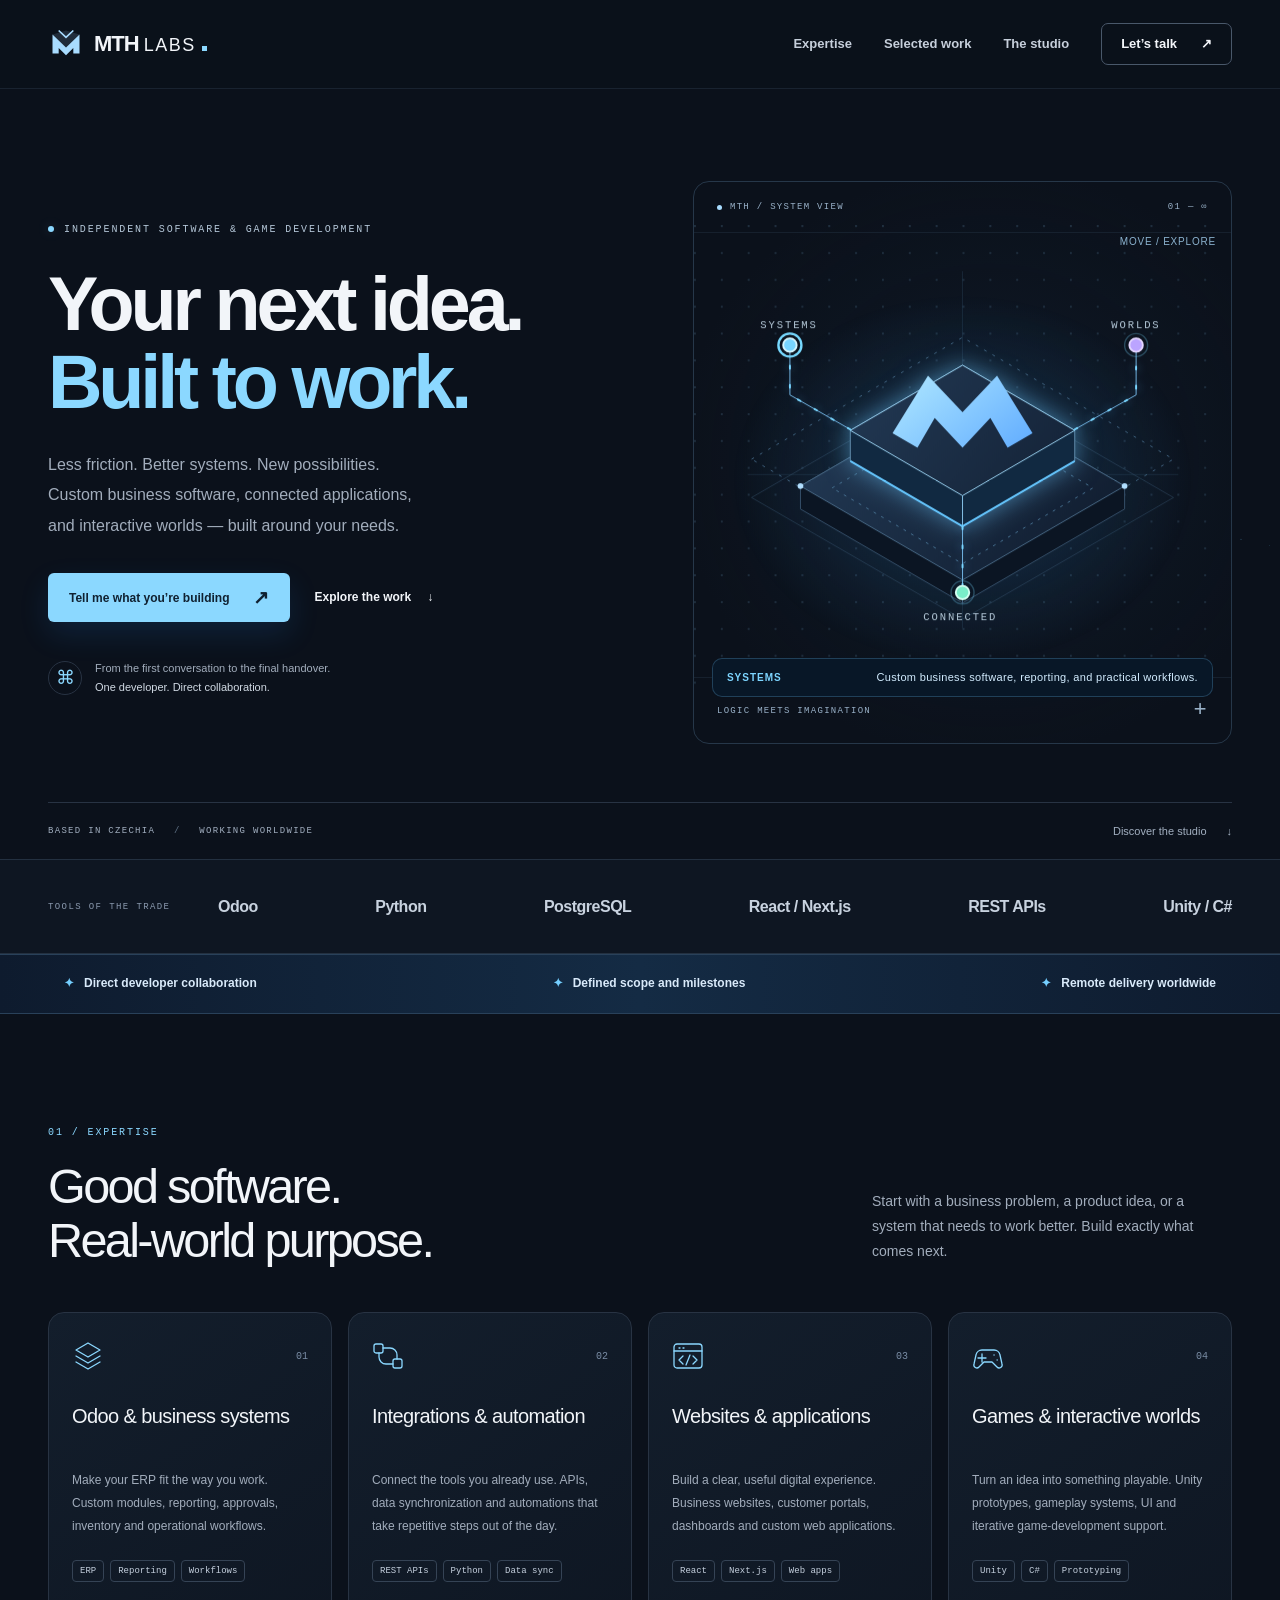
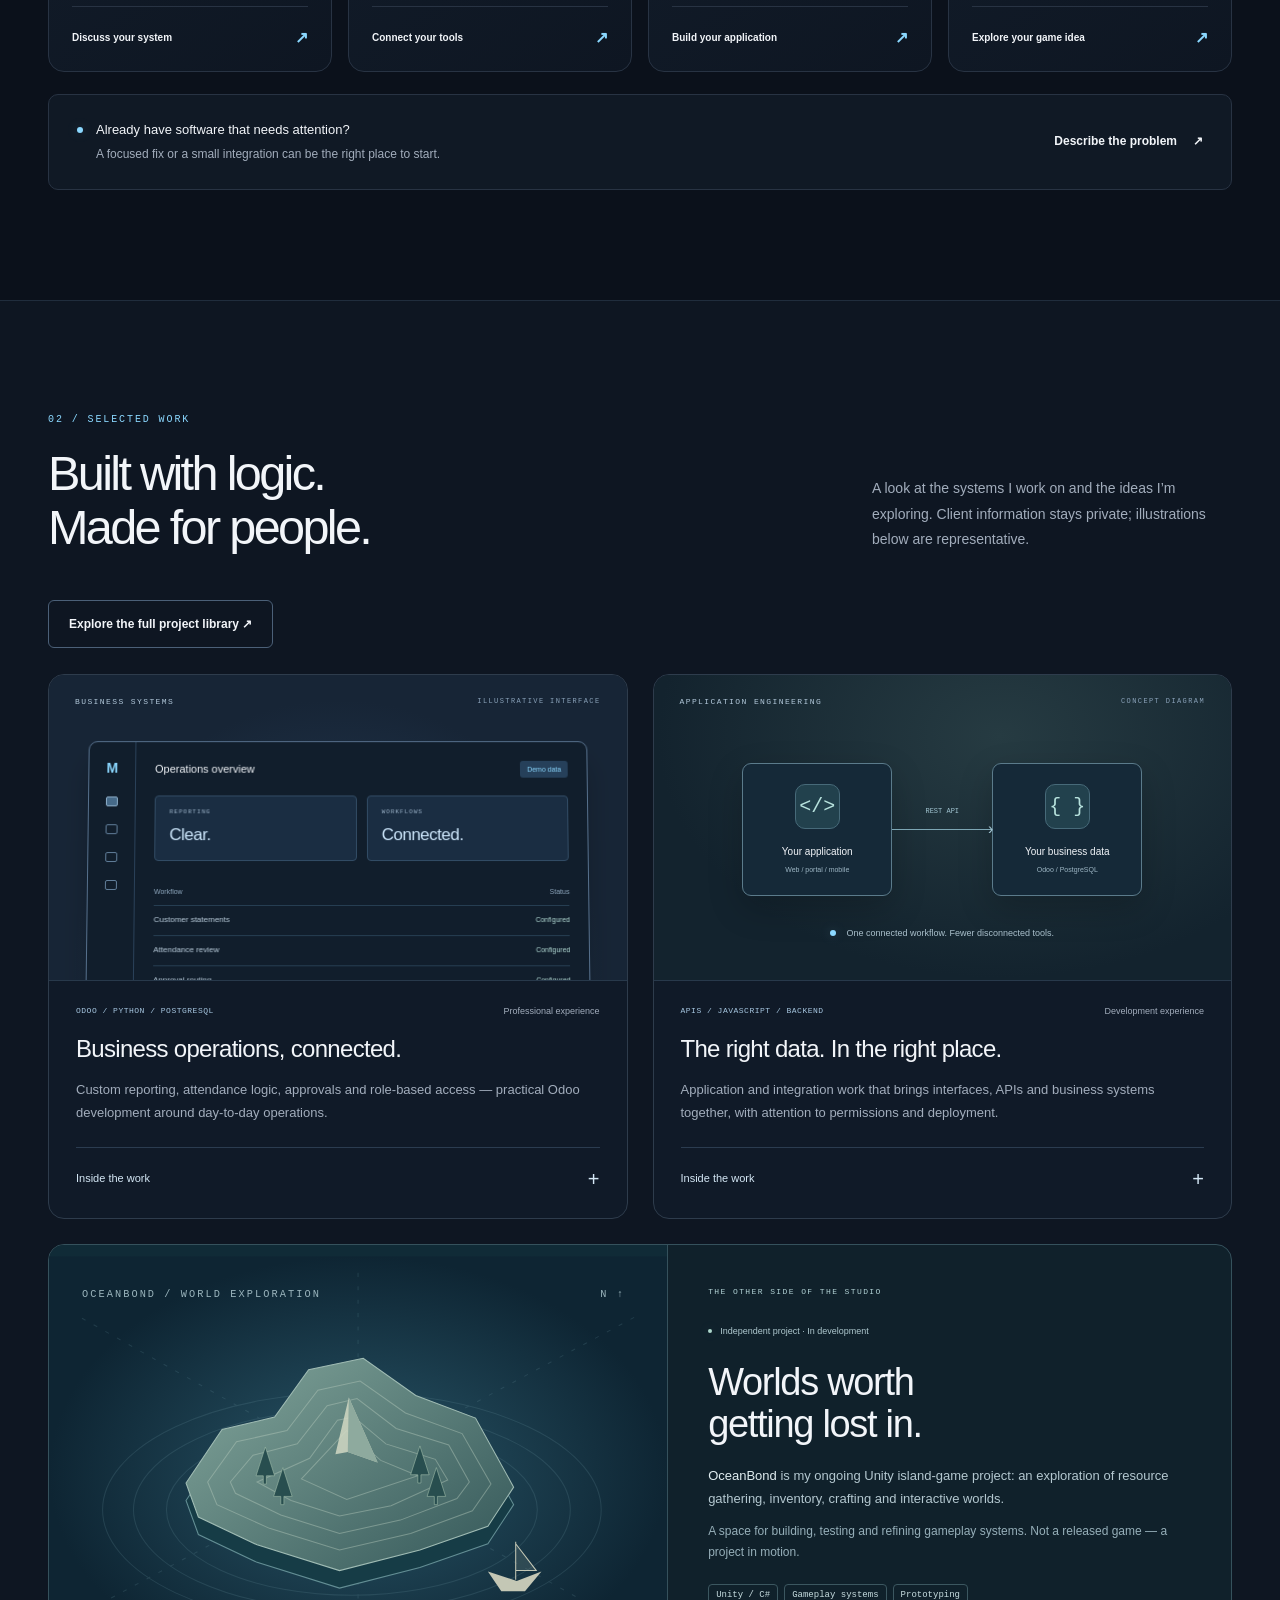
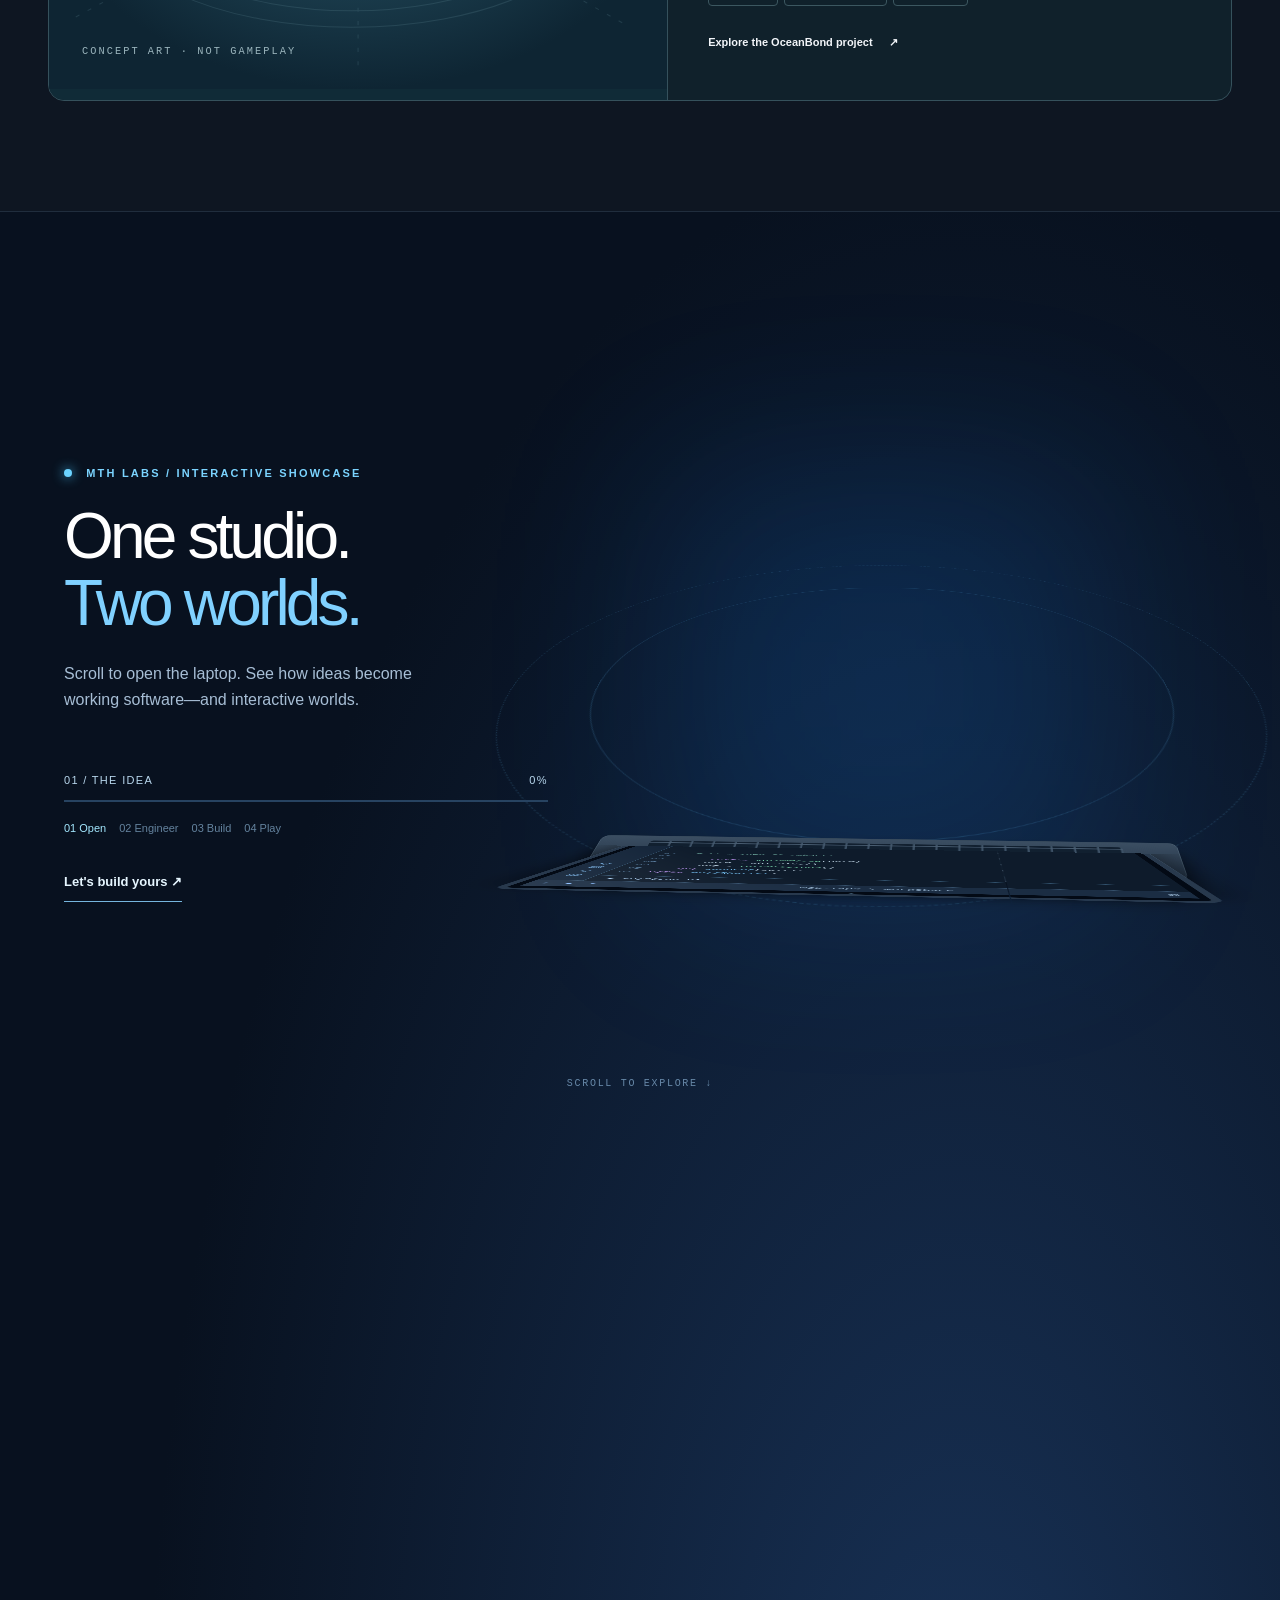
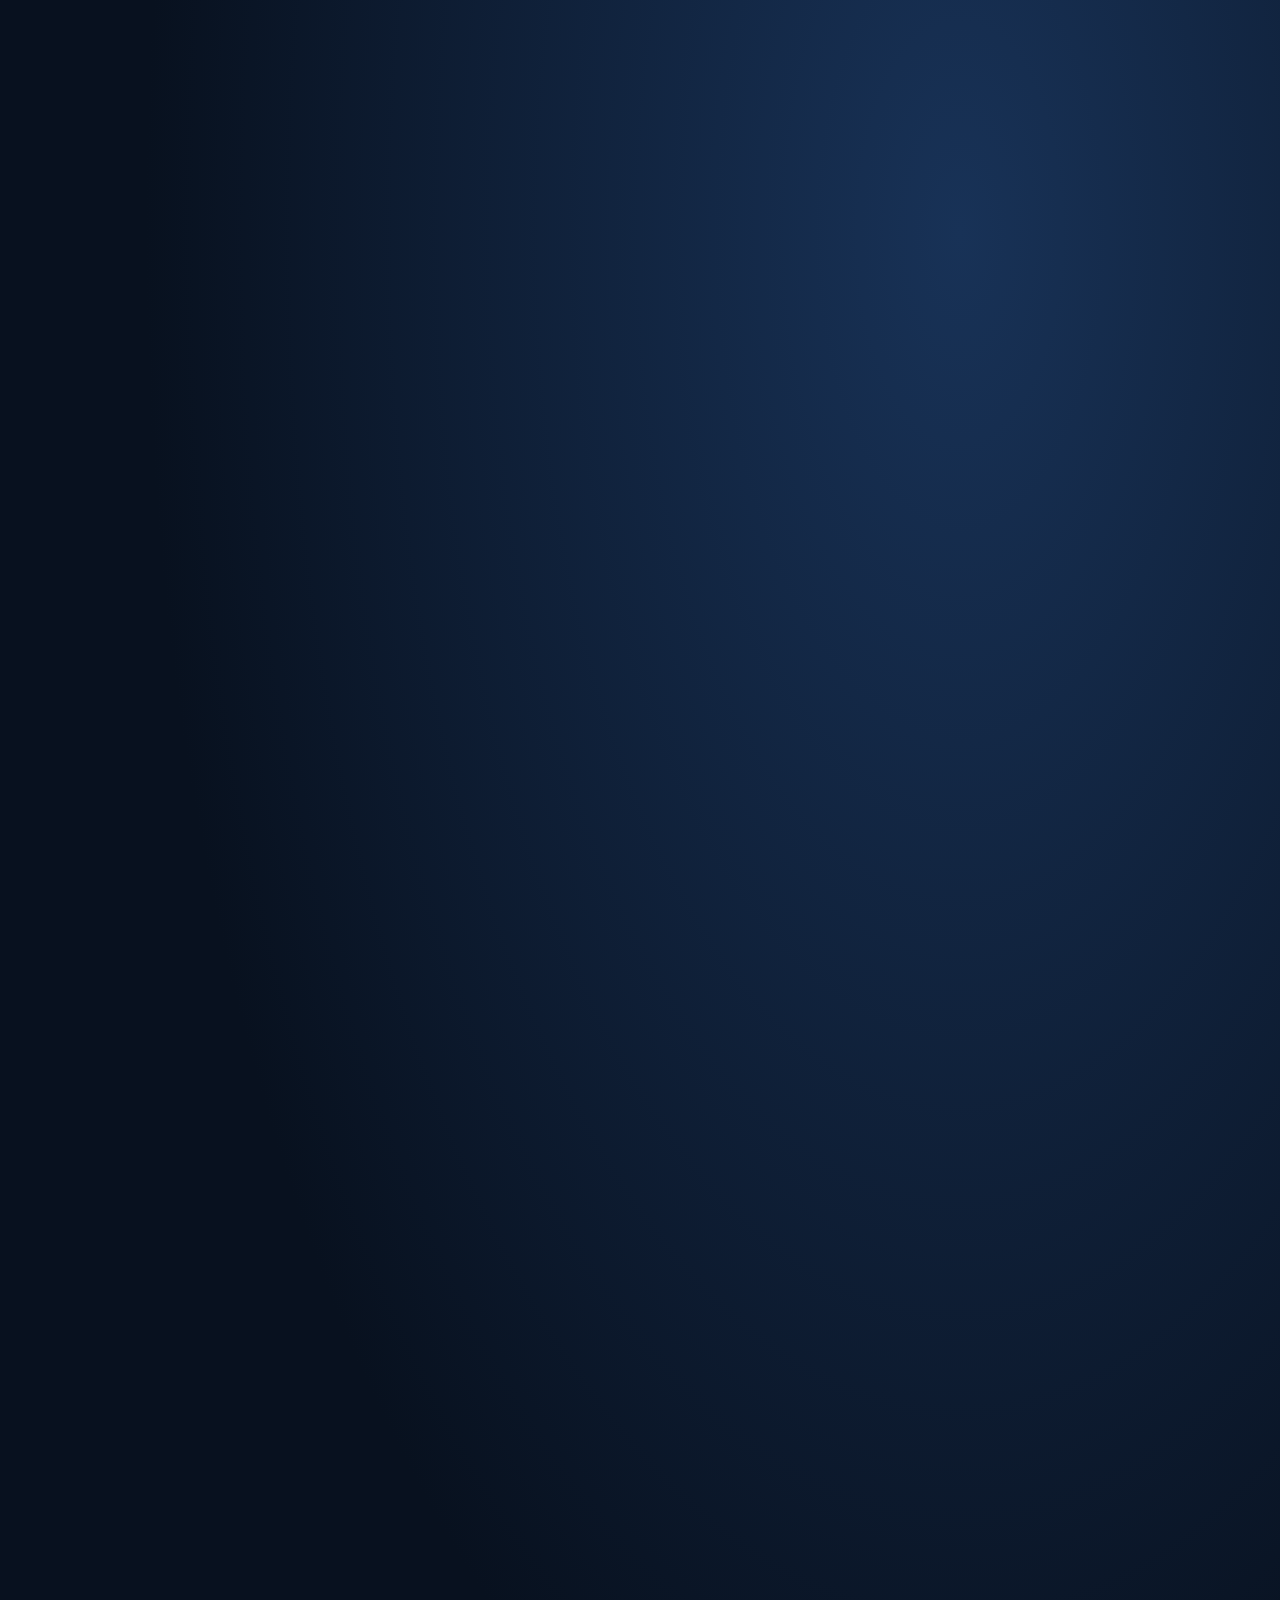
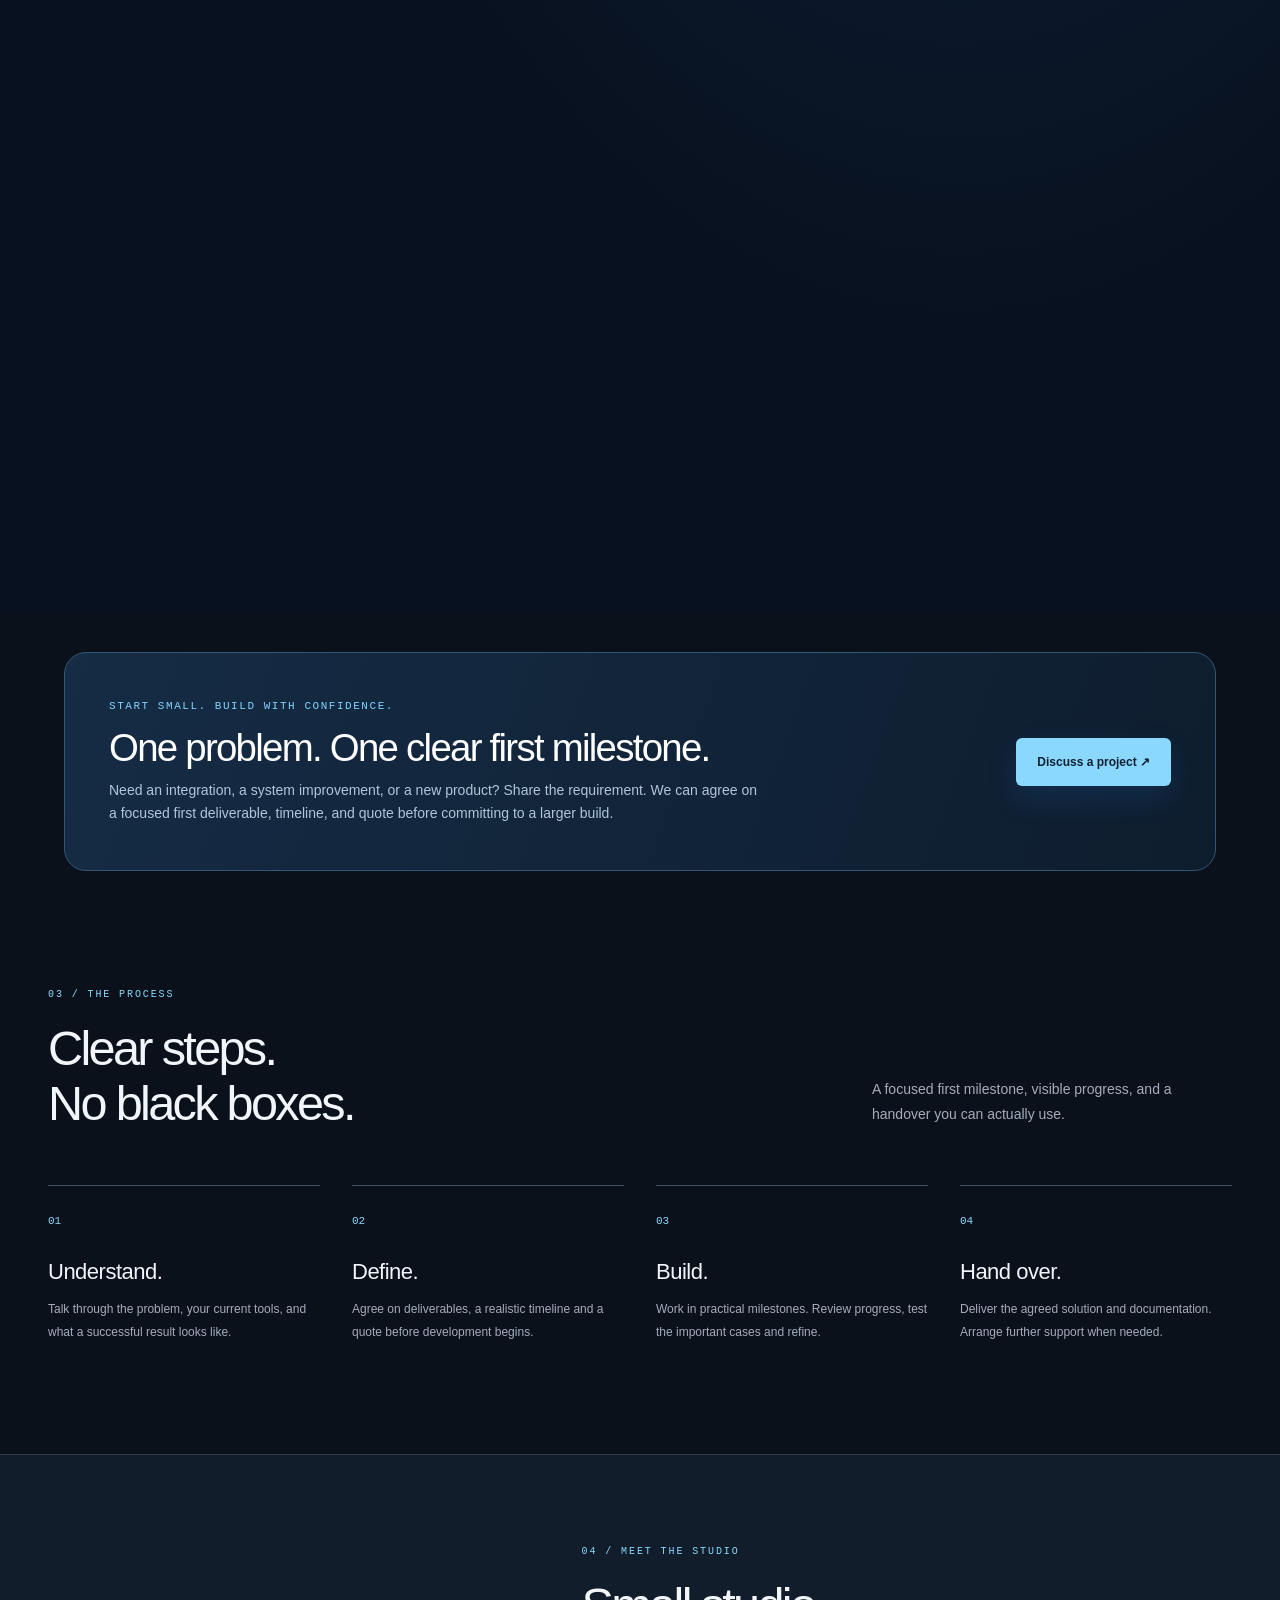
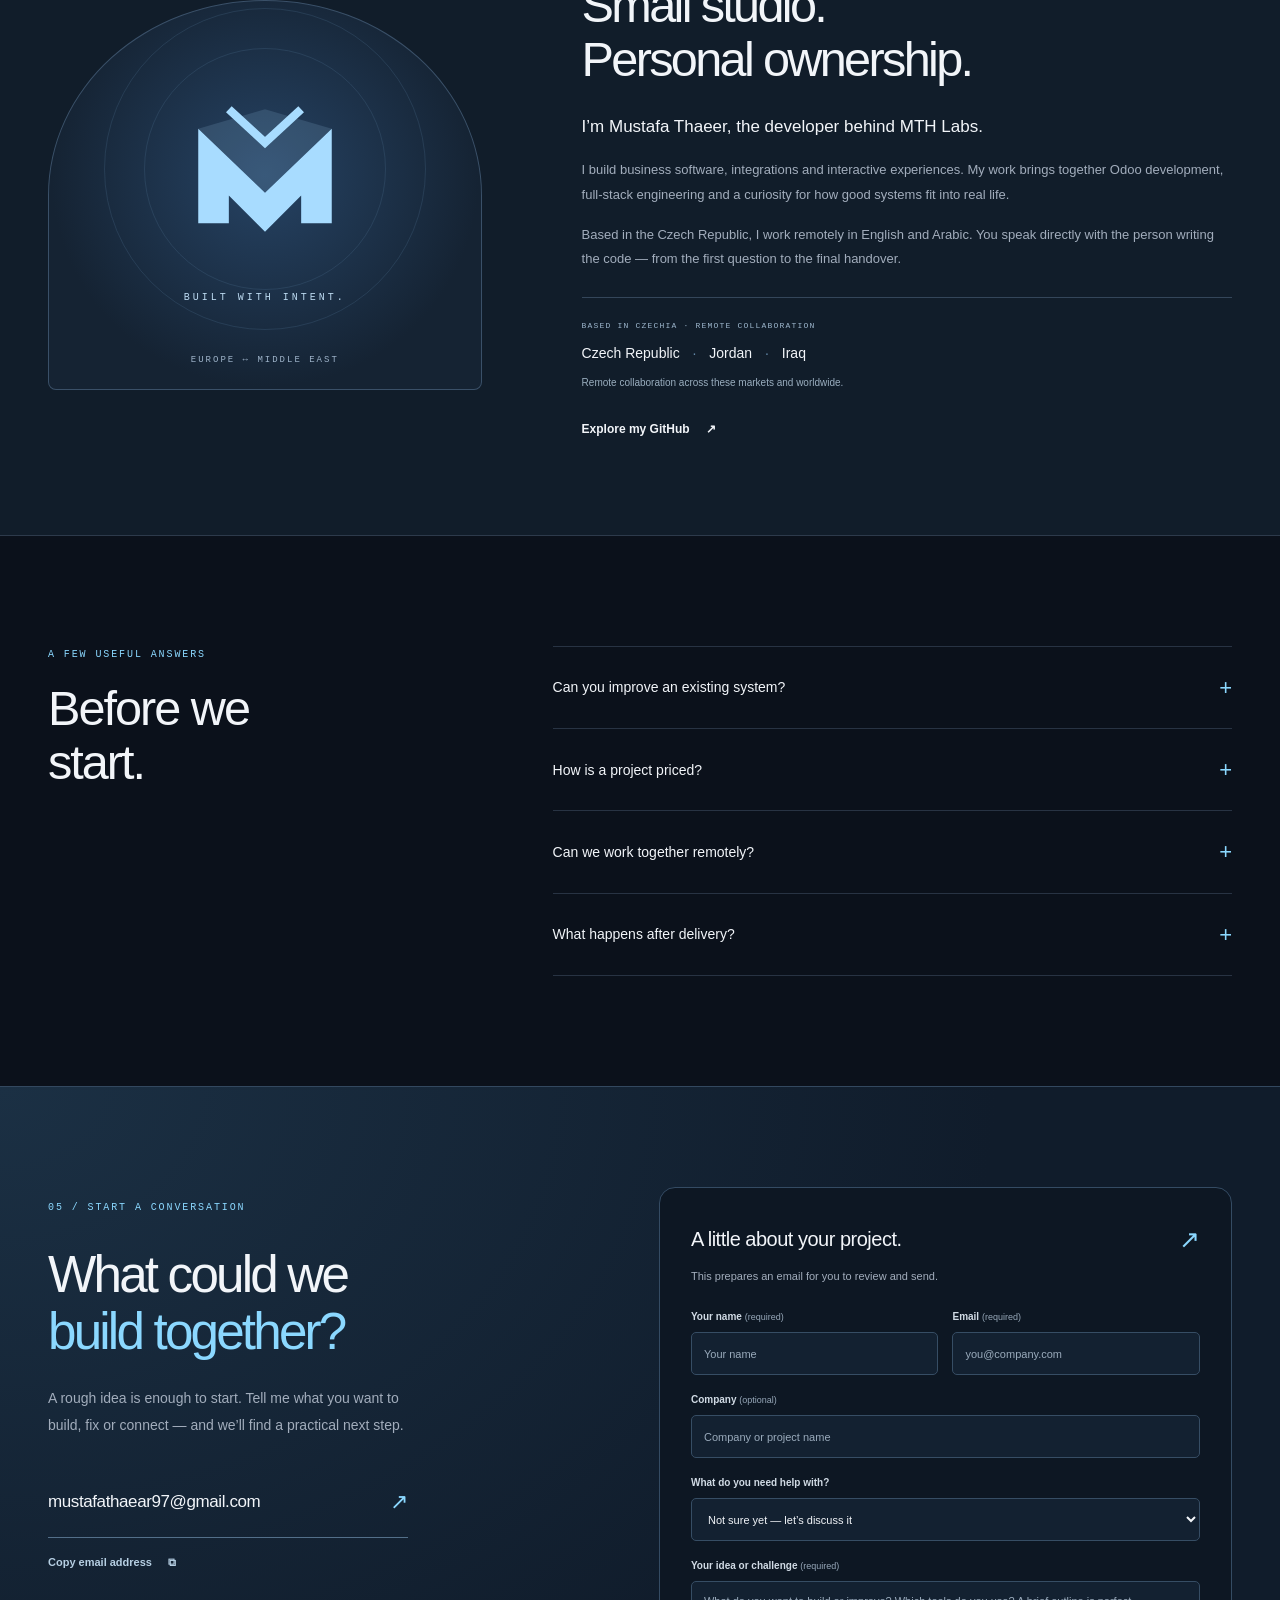
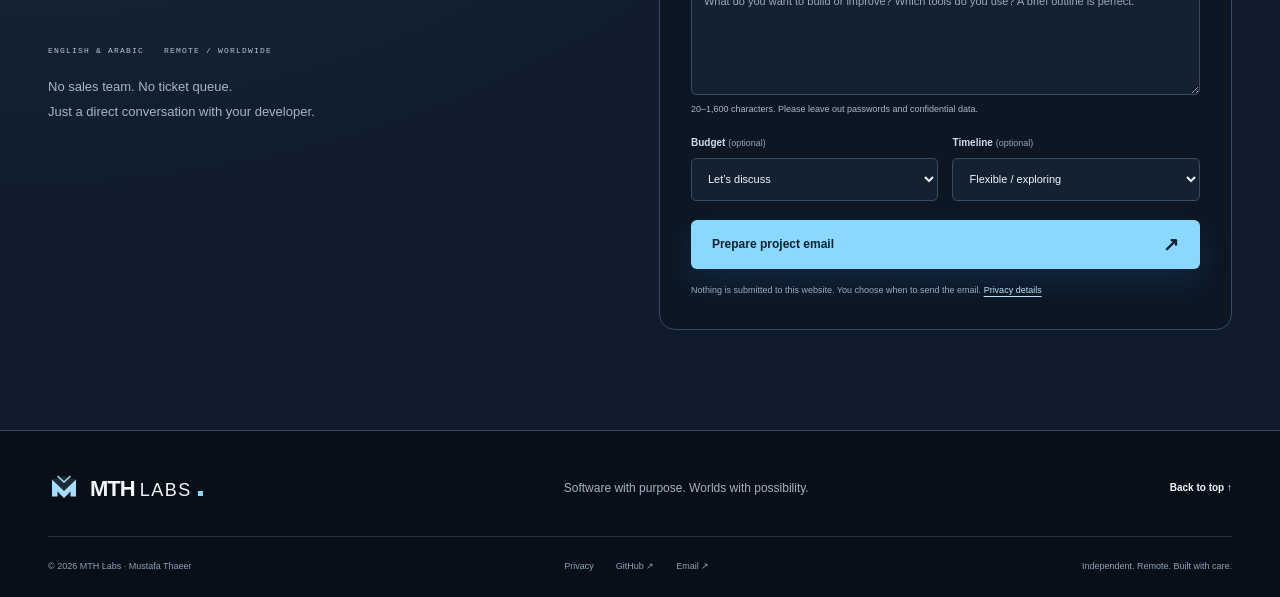
<file: index.html>
<!doctype html>
<html lang="en">
<head>
  <meta charset="utf-8">
  <meta name="viewport" content="width=device-width, initial-scale=1">
  <meta name="theme-color" content="#0b111b">
  <meta name="description" content="MTH Labs is the independent software studio of Mustafa Thaeer. Odoo and ERP development, automation, API integrations, web applications and Unity game development. Based in Czechia, working remotely worldwide.">
  <meta name="referrer" content="strict-origin-when-cross-origin">
  <meta property="og:type" content="website">
  <meta property="og:title" content="MTH Labs — Software with purpose. Worlds with possibility.">
  <meta property="og:description" content="Independent software development. Business systems, connected applications and interactive experiences. Work directly with the developer.">
  <meta property="og:url" content="https://mustafa327.github.io/mth-labs/">
  <meta property="og:site_name" content="MTH Labs">
  <meta property="og:locale" content="en_US">
  <meta name="twitter:card" content="summary">
  <meta name="robots" content="index,follow,max-image-preview:large">
  <script type="application/ld+json">{"@context":"https://schema.org","@type":"ProfessionalService","name":"MTH Labs","url":"https://mustafa327.github.io/mth-labs/","description":"Independent software development studio for custom business applications, Odoo ERP, API integrations, automation, web and mobile applications, and Unity game development.","email":"mustafathaear97@gmail.com","areaServed":"Worldwide","availableLanguage":["English","Arabic"],"founder":{"@type":"Person","name":"Mustafa Thaeer","url":"https://github.com/mustafa327"},"sameAs":["https://github.com/mustafa327"]}</script>
  <link rel="canonical" href="https://mustafa327.github.io/mth-labs/">
  <link rel="icon" type="image/svg+xml" href="assets/mark.svg">
  <link rel="stylesheet" href="assets/site.css">
  <link rel="stylesheet" href="assets/ambient-effects.css">
  <link rel="stylesheet" href="assets/tech-story.css">
  <link rel="stylesheet" href="assets/refinements.css">
  <link rel="stylesheet" href="assets/hero-alive.css">
  <script src="assets/site.js" defer></script>
  <script src="assets/ambient-effects.js" defer></script>
  <script src="assets/tech-story.js" defer></script>
  <script src="assets/hero-alive.js" defer></script>
  <title>Custom Software, Odoo ERP & Game Development | MTH Labs</title>
</head>
<body>
<noscript><style>@media(max-width:680px){.menu-toggle{display:none}.header-inner{height:auto;flex-wrap:wrap;padding-block:18px}.site-header nav{display:flex;position:static;flex-direction:row;flex-wrap:wrap;box-shadow:none;border:0;padding:0;background:none;gap:14px}.site-header nav>a{font-size:11px;padding:6px 0}.site-header nav .nav-cta{margin:0;padding:6px 9px}.site-header{position:static}}</style></noscript>
<a class="skip-link" href="#main">Skip to content</a>
<header class="site-header">
  <div class="container header-inner">
    <a class="brand" href="#top" aria-label="MTH Labs home"><img src="assets/mark.svg" width="36" height="36" alt=""><span>MTH<span class="brand-light">LABS</span><i></i></span></a>
    <button class="menu-toggle" type="button" aria-expanded="false" aria-controls="navigation"><span>Menu</span><span class="menu-lines" aria-hidden="true"></span></button>
    <nav id="navigation" aria-label="Main navigation"><a href="#services">Expertise</a><a href="#work">Selected work</a><a href="#studio">The studio</a><a class="nav-cta" href="#contact">Let’s talk <span aria-hidden="true">↗</span></a></nav>
  </div>
</header>
<main id="main">
  <section class="hero container" id="top" aria-labelledby="hero-title">
    <div class="hero-copy">
      <div class="eyebrow"><span class="status-dot"></span> INDEPENDENT SOFTWARE & GAME DEVELOPMENT</div>
      <h1 id="hero-title">Your next idea.<br><span>Built to work.</span></h1>
      <p class="hero-description">Less friction. Better systems. New possibilities.<br class="desktop-break"> Custom business software, connected applications,<br class="desktop-break"> and interactive worlds — built around your needs.</p>
      <div class="button-row"><a class="button button-primary" href="#contact">Tell me what you’re building <span aria-hidden="true">↗</span></a><a class="text-link" href="#work">Explore the work <span aria-hidden="true">↓</span></a></div>
      <div class="hero-note"><span class="tiny-mark" aria-hidden="true">⌘</span><span>From the first conversation to the final handover.<br><strong>One developer. Direct collaboration.</strong></span></div>
    </div>
    <div class="hero-art" aria-label="Abstract illustration of connected software systems" role="img">
      <div class="art-top"><span><i></i> MTH / SYSTEM VIEW</span><span>01 — ∞</span></div>
      <svg class="system-art" viewBox="0 0 560 480" fill="none" aria-hidden="true">
        <defs>
          <linearGradient id="plane" x1="130" y1="140" x2="425" y2="360" gradientUnits="userSpaceOnUse"><stop stop-color="#243c58"/><stop offset="1" stop-color="#101c2e"/></linearGradient>
          <linearGradient id="core" x1="210" y1="140" x2="335" y2="295" gradientUnits="userSpaceOnUse"><stop stop-color="#b6edff"/><stop offset="1" stop-color="#4d9dff"/></linearGradient>
          <radialGradient id="halo"><stop stop-color="#3386ca" stop-opacity=".26"/><stop offset="1" stop-color="#3386ca" stop-opacity="0"/></radialGradient>
          <pattern id="grid" width="28" height="28" patternUnits="userSpaceOnUse"><circle cx="1" cy="1" r="1" fill="#426079" opacity=".5"/></pattern>
        </defs>
        <rect width="560" height="480" fill="url(#grid)"/><ellipse cx="280" cy="265" rx="240" ry="193" fill="url(#halo)"/>
        <g stroke="#426582" stroke-width="1"><path d="M60 244 280 117 500 244 280 371Z" stroke-dasharray="3 7"/><path d="M60 284 280 157 500 284 280 411Z" opacity=".4"/><path d="M280 48V420M56 260H505" opacity=".25"/></g>
        <g class="art-base"><path d="m111 272 169-98 169 98v24l-169 98-169-98Z" fill="#0b1523" stroke="#38526c"/><path d="m111 272 169 98 169-98-169-98Z" fill="url(#plane)" stroke="#4c6d8a"/><path d="M280 370v24" stroke="#476987"/><path d="m144 274 136-79 136 79-136 79Z" stroke="#4a7495" stroke-dasharray="3 6"/></g>
        <g class="art-core"><path d="m163 214 117-68 117 68v32l-117 68-117-68Z" fill="#112941" stroke="#648eae"/><path d="m163 214 117 68 117-68-117-68Z" fill="url(#plane)" stroke="#9dd6f5"/><path d="M280 282v32" stroke="#8cc7ee"/><path d="m207 217 37-60 36 38 36-38 37 60-26 15-18-31-29 31-29-31-18 31Z" fill="url(#core)"/><path d="m163 246 117 68 117-68" stroke="#66c7ff" stroke-width="2"/></g>
        <g stroke="#77b9e8"><path d="M163 213 100 177v-51M397 213l64-36v-51M280 314v69"/><circle cx="100" cy="125" r="4" fill="#a2dfff"/><circle cx="461" cy="125" r="4" fill="#a2dfff"/><circle cx="280" cy="383" r="4" fill="#a2dfff"/></g>
        <g fill="#b6cada" font-family="ui-monospace,monospace" font-size="11" letter-spacing="2"><text x="69" y="107">SYSTEMS</text><text x="435" y="107">WORLDS</text><text x="239" y="412">CONNECTED</text></g>
        <g fill="#b1dfff"><circle cx="111" cy="272" r="3"/><circle cx="449" cy="272" r="3"/></g>
      <g aria-hidden="true" fill="none"><path class="mth-signal" d="M163 213 100 177v-51"/><path class="mth-signal reverse" d="M397 213l64-36v-51"/><path class="mth-signal" d="M280 314v69"/></g>
<g class="mth-hero-node" data-node="systems" role="button" tabindex="0" aria-label="Explore business software systems"><circle class="mth-node-ring" cx="100" cy="125" r="12"/><circle cx="100" cy="125" r="7" fill="#78d5ff" stroke="#d5f6ff" stroke-width="2"/></g>
<g class="mth-hero-node" data-node="worlds" role="button" tabindex="0" aria-label="Explore game worlds"><circle class="mth-node-ring" cx="461" cy="125" r="12"/><circle cx="461" cy="125" r="7" fill="#bba4ff" stroke="#e4d7ff" stroke-width="2"/></g>
<g class="mth-hero-node" data-node="connected" role="button" tabindex="0" aria-label="Explore connected applications"><circle class="mth-node-ring" cx="280" cy="383" r="12"/><circle cx="280" cy="383" r="7" fill="#79edc9" stroke="#d3fff2" stroke-width="2"/></g>
</svg>
      <div class="mth-hero-hint" aria-hidden="true">MOVE / EXPLORE</div><div class="mth-hero-caption" aria-live="polite"><strong>SYSTEMS</strong><span>Custom business software, reporting, and practical workflows.</span></div>
      <div class="art-bottom"><span>LOGIC MEETS IMAGINATION</span><span class="art-plus" aria-hidden="true">+</span></div>
    </div>
    <div class="hero-foot"><span>BASED IN CZECHIA <span class="dim">/</span> WORKING WORLDWIDE</span><a href="#services">Discover the studio <span aria-hidden="true">↓</span></a></div>
  </section>

  <div class="stack-strip"><div class="container"><span class="strip-label">TOOLS OF THE TRADE</span><div class="stack-list"><span>Odoo</span><span>Python</span><span>PostgreSQL</span><span>React / Next.js</span><span>REST APIs</span><span>Unity / C#</span></div></div></div>

  <div class="mth-value-strip" aria-label="How we work"><div class="mth-value-inner"><span>Direct developer collaboration</span><span>Defined scope and milestones</span><span>Remote delivery worldwide</span></div></div>
<section class="section container" id="services" aria-labelledby="services-title">
    <div class="section-heading"><div><p class="eyebrow section-label">01 / EXPERTISE</p><h2 id="services-title">Good software.<br>Real-world purpose.</h2></div><p>Start with a business problem, a product idea, or a system that needs to work better. Build exactly what comes next.</p></div>
    <div class="service-grid">
      <article class="service-card"><div class="service-top"><svg viewBox="0 0 32 32" aria-hidden="true"><path d="m16 3 12 7-12 7-12-7Z M4 16l12 7 12-7 M4 22l12 7 12-7"/></svg><span>01</span></div><h3>Odoo & business systems</h3><p>Make your ERP fit the way you work. Custom modules, reporting, approvals, inventory and operational workflows.</p><div class="tags"><span>ERP</span><span>Reporting</span><span>Workflows</span></div><a class="card-link service-choice" href="#contact" data-service="Odoo & ERP">Discuss your system <span aria-hidden="true">↗</span></a></article>
      <article class="service-card"><div class="service-top"><svg viewBox="0 0 32 32" aria-hidden="true"><rect x="2" y="4" width="9" height="9" rx="2"/><rect x="21" y="19" width="9" height="9" rx="2"/><path d="M11 8h7a7 7 0 0 1 7 7v4M21 24h-7a7 7 0 0 1-7-7v-4"/></svg><span>02</span></div><h3>Integrations & automation</h3><p>Connect the tools you already use. APIs, data synchronization and automations that take repetitive steps out of the day.</p><div class="tags"><span>REST APIs</span><span>Python</span><span>Data sync</span></div><a class="card-link service-choice" href="#contact" data-service="APIs & automation">Connect your tools <span aria-hidden="true">↗</span></a></article>
      <article class="service-card"><div class="service-top"><svg viewBox="0 0 32 32" aria-hidden="true"><rect x="2" y="4" width="28" height="24" rx="3"/><path d="M2 11h28M7 8h1m3 0h1M11 16l-4 4 4 4m10-8 4 4-4 4m-3-9-4 10"/></svg><span>03</span></div><h3>Websites & applications</h3><p>Build a clear, useful digital experience. Business websites, customer portals, dashboards and custom web applications.</p><div class="tags"><span>React</span><span>Next.js</span><span>Web apps</span></div><a class="card-link service-choice" href="#contact" data-service="Website or web application">Build your application <span aria-hidden="true">↗</span></a></article>
      <article class="service-card"><div class="service-top"><svg viewBox="0 0 32 32" aria-hidden="true"><path d="M10 10h12a6 6 0 0 1 6 5l2 9a3 3 0 0 1-5 3l-5-5h-8l-5 5a3 3 0 0 1-5-3l2-9a6 6 0 0 1 6-5Z M10 14v8m-4-4h8m8-3h.1m3 5h.1"/></svg><span>04</span></div><h3>Games & interactive worlds</h3><p>Turn an idea into something playable. Unity prototypes, gameplay systems, UI and iterative game-development support.</p><div class="tags"><span>Unity</span><span>C#</span><span>Prototyping</span></div><a class="card-link service-choice" href="#contact" data-service="Unity & game development">Explore your game idea <span aria-hidden="true">↗</span></a></article>
    </div>
    <div class="solution-callout"><div><span class="status-dot"></span><strong>Already have software that needs attention?</strong><p>A focused fix or a small integration can be the right place to start.</p></div><a class="text-link service-choice" href="#contact" data-service="Fix or improve an existing system">Describe the problem <span aria-hidden="true">↗</span></a></div>
  </section>

  <section class="work-section" id="work" aria-labelledby="work-title"><div class="section container">
    <div class="section-heading"><div><p class="eyebrow section-label">02 / SELECTED WORK</p><h2 id="work-title">Built with logic.<br>Made for people.</h2></div><p>A look at the systems I work on and the ideas I’m exploring. Client information stays private; illustrations below are representative.</p></div>
    <div style="margin:0 0 26px"><a class="button button-outline" href="projects.html">Explore the full project library ↗</a></div>
    <div class="work-grid">
      <article class="project-card">
        <div class="project-visual report-visual"><div class="visual-label">BUSINESS SYSTEMS <span>ILLUSTRATIVE INTERFACE</span></div><div class="mini-app"><div class="mini-sidebar"><span class="mini-app-logo">M</span><i></i><i></i><i></i><i></i></div><div class="mini-main"><div class="mini-header"><span>Operations overview</span><span class="mini-pill">Demo data</span></div><div class="mini-metrics"><div><small>REPORTING</small><b>Clear.</b></div><div><small>WORKFLOWS</small><b>Connected.</b></div></div><div class="mini-row mini-row-head"><span>Workflow</span><span>Status</span></div><div class="mini-row"><span>Customer statements</span><em>Configured</em></div><div class="mini-row"><span>Attendance review</span><em>Configured</em></div><div class="mini-row"><span>Approval routing</span><em>Configured</em></div></div></div></div>
        <div class="project-body"><div class="project-meta"><span>ODOO / PYTHON / POSTGRESQL</span><span>Professional experience</span></div><h3>Business operations, connected.</h3><p>Custom reporting, attendance logic, approvals and role-based access — practical Odoo development around day-to-day operations.</p><details class="case-details"><summary>Inside the work <span aria-hidden="true">+</span></summary><div><h4>The challenge</h4><p>Standard workflows do not always match an organization’s actual reporting, attendance and approval requirements.</p><h4>My contribution</h4><p>Development work spanning custom Odoo modules, accounting-report layouts, attendance rules, approval flows and record access. Scope varies by project; these are areas of experience, not one packaged product.</p><p class="case-note">The interface above is a portfolio illustration, not a client screenshot. No private records or source code are published.</p><a class="text-link service-choice" href="#contact" data-service="Odoo & ERP">Talk about a similar requirement ↗</a></div></details></div>
      </article>
      <article class="project-card">
        <div class="project-visual integration-visual"><div class="visual-label">APPLICATION ENGINEERING <span>CONCEPT DIAGRAM</span></div><div class="flow-diagram"><div class="flow-node flow-start"><span class="flow-icon" aria-hidden="true">&lt;/&gt;</span><b>Your application</b><small>Web / portal / mobile</small></div><div class="flow-connector"><span></span><em>REST API</em><span></span></div><div class="flow-node flow-end"><span class="flow-icon" aria-hidden="true">{ }</span><b>Your business data</b><small>Odoo / PostgreSQL</small></div></div><div class="flow-caption"><span class="status-dot"></span> One connected workflow. Fewer disconnected tools.</div></div>
        <div class="project-body"><div class="project-meta"><span>APIS / JAVASCRIPT / BACKEND</span><span>Development experience</span></div><h3>The right data. In the right place.</h3><p>Application and integration work that brings interfaces, APIs and business systems together, with attention to permissions and deployment.</p><details class="case-details"><summary>Inside the work <span aria-hidden="true">+</span></summary><div><h4>The challenge</h4><p>Useful applications need more than an interface. They need reliable access to the right data and a clear connection to existing systems.</p><h4>My contribution</h4><p>Work across API integrations, custom web interfaces, Odoo-connected workflows and Linux deployments. My toolkit includes Python, JavaScript, React, Next.js and PostgreSQL.</p><p class="case-note">This diagram describes a typical architecture, not a published customer system or a claim about measured results.</p><a class="text-link service-choice" href="#contact" data-service="APIs & automation">Discuss an integration ↗</a></div></details></div>
      </article>
    </div>
    <article class="game-project">
      <div class="game-art" role="img" aria-label="Stylized island concept illustration for the OceanBond development project">
        <svg viewBox="0 0 600 420" fill="none" aria-hidden="true"><defs><radialGradient id="sea"><stop stop-color="#285567"/><stop offset="1" stop-color="#0e2533"/></radialGradient><linearGradient id="island" x1="200" y1="100" x2="380" y2="340" gradientUnits="userSpaceOnUse"><stop stop-color="#7a9d94"/><stop offset="1" stop-color="#375a5b"/></linearGradient></defs><rect width="600" height="420" fill="url(#sea)"/><g stroke="#648d99" opacity=".22"><ellipse cx="294" cy="246" rx="242" ry="114"/><ellipse cx="294" cy="246" rx="212" ry="98"/><ellipse cx="294" cy="246" rx="180" ry="83"/><path d="M26 350 574 56M32 60l532 300M300 16v388" stroke-dasharray="4 9"/></g><path d="m133 237 35-52 51-12 33-46 53-11 51 36 58 22 37 67-25 38-66 23-78 20-80-25-57-27Z" fill="#163c46" stroke="#638e94"/><path d="m133 220 35-52 51-12 33-46 53-11 51 36 58 22 37 67-25 38-66 23-78 20-80-25-57-27Z" fill="url(#island)" stroke="#a0bcb4"/><g stroke="#b5c9bb" opacity=".45"><path d="m154 219 28-39 49-11 30-39 41-9 44 31 55 20 28 49-18 26-60 22-69 16-68-21-51-23Z"/><path d="m176 219 22-26 43-11 29-37 29-7 38 29 51 16 20 36-12 16-55 21-59 13-57-18-44-21Z"/><path d="m202 219 51-23 27-37 16-3 31 26 48 15 12 20-55 25-50 10-47-15Z"/><path d="m245 216 44-47 33 29 36 15-69 23Z"/></g><path d="m278 192 13-55 28 63-29-10Z" fill="#d2d9c4" opacity=".85"/><path d="m291 137-1 53 29 10Z" fill="#8eaa9e"/><g fill="#284e4f" stroke="#9cb9a8" stroke-width=".6"><path d="m201 213 9-28 9 28h-8v8h-3v-8Z"/><path d="m218 233 9-28 9 28h-8v8h-3v-8Z"/><path d="m351 212 9-28 9 28h-8v8h-3v-8Z"/><path d="m367 233 9-28 9 28h-8v8h-3v-8Z"/></g><path d="m426 306 28 9 24-9-16 19h-23Z" fill="#c4c7b5"/><path d="M453 277v37m0-35 20 26h-20" stroke="#c4c7b5" fill="#c4c7b5" fill-opacity=".15"/><g fill="#9bb5bd" font-family="ui-monospace,monospace" font-size="10" letter-spacing="2"><text x="32" y="39">OCEANBOND / WORLD EXPLORATION</text><text x="32" y="386">CONCEPT ART · NOT GAMEPLAY</text><text x="535" y="39">N ↑</text></g></svg>
      </div>
      <div class="game-copy"><p class="eyebrow section-label">THE OTHER SIDE OF THE STUDIO</p><span class="project-status"><span class="status-dot"></span> Independent project · In development</span><h3>Worlds worth<br>getting lost in.</h3><p><strong>OceanBond</strong> is my ongoing Unity island-game project: an exploration of resource gathering, inventory, crafting and interactive worlds.</p><p class="muted">A space for building, testing and refining gameplay systems. Not a released game — a project in motion.</p><div class="tags"><span>Unity / C#</span><span>Gameplay systems</span><span>Prototyping</span></div><a class="text-link" href="oceanbond.html">Explore the OceanBond project <span aria-hidden="true">↗</span></a></div>
    </article>
  </div></section>

  <section class="tech-story" id="how-it-works" aria-labelledby="tech-story-title">
<div class="tech-story-sticky">
<div class="tech-story-intro">
<div class="tech-kicker"><span class="tech-kicker-dot"></span> MTH LABS / INTERACTIVE SHOWCASE</div>
<h2 id="tech-story-title">One studio.<br><em>Two worlds.</em></h2>
<p id="tech-story-description">Scroll to open the laptop. See how ideas become working software—and interactive worlds.</p>
<div class="tech-story-progress"><span id="tech-stage-label">01 / THE IDEA</span><span id="tech-progress-value">0%</span></div>
<div class="tech-story-progress-track"><span id="tech-progress-bar"></span></div>
<div class="tech-story-steps"><span class="tech-step is-current">01 Open</span><span class="tech-step">02 Engineer</span><span class="tech-step">03 Build</span><span class="tech-step">04 Play</span></div>
<a href="#contact" class="tech-story-cta">Let's build yours ↗</a>
</div>
<div class="tech-showcase" role="img" aria-label="A laptop opens as you scroll, displaying programming code, business software and a stylized game world.">
<div class="tech-ambient-ring"></div><div class="tech-ambient-ring ring-b"></div>
<div class="tech-laptop">
<div class="tech-lid"><div class="tech-screen-bezel"><div class="tech-camera"></div><div class="tech-screen">
<div class="tech-screen-code tech-screen-mode"><div class="tech-screen-toolbar"><span class="tech-traffic">● ● ●</span><span>mth-labs / workspace</span><span>⌘</span></div><div class="tech-editor"><div class="tech-editor-rail">⌘<br>◇<br>▦<br>⚙</div><div class="tech-editor-content"><div class="tech-tab">✦ solution.py</div><div class="tech-editor-lines"><div><i>01</i><b>class</b> <strong>BuildBetter</strong>:</div><div><i>02</i> &nbsp; <b>def</b> <strong>connect</strong>(self):</div><div><i>03</i> &nbsp; &nbsp; api = <em>Integrations</em>()</div><div><i>04</i> &nbsp; &nbsp; data = api.sync()</div><div><i>05</i> &nbsp; &nbsp; <b>return</b> <em>Automation</em>(data)</div><div><i>06</i> &nbsp;</div><div><i>07</i> <span class="tech-comment"># From idea to impact.</span></div></div></div></div></div>
<div class="tech-screen-dashboard tech-screen-mode"><div class="tech-dash-sidebar">M.<br>▦<br>◈<br>☷<br>⚙</div><div class="tech-dash-content"><div class="tech-dash-top">Overview <span class="tech-live">● SYSTEM ONLINE</span></div><div class="tech-dash-stats"><div><small>CONNECTED SERVICES</small><b>12 <span>↗</span></b></div><div><small>WORKFLOWS</small><b>28 <span>✓</span></b></div><div><small>STATUS</small><b>Healthy <span>●</span></b></div></div><div class="tech-dash-chart"><div class="tech-chart-head">System activity <span>DEMO DATA</span></div><svg viewBox="0 0 420 130" preserveAspectRatio="none" aria-hidden="true"><defs><linearGradient id="mth-dash-fill" x1="0" y1="0" x2="0" y2="1"><stop stop-color="#46bfff" stop-opacity=".38"/><stop offset="1" stop-color="#46bfff" stop-opacity="0"/></linearGradient></defs><path d="M0 115L55 101L105 106L158 66L211 81L264 41L310 57L363 25L420 12L420 130L0 130Z" fill="url(#mth-dash-fill)"/><path d="M0 115L55 101L105 106L158 66L211 81L264 41L310 57L363 25L420 12" stroke="#58caff" stroke-width="4" stroke-linecap="round" stroke-linejoin="round" fill="none"/></svg></div></div></div>
<div class="tech-screen-game tech-screen-mode"><div class="tech-game-sky"><div class="tech-game-stars"></div><div class="tech-game-sun"></div><div class="tech-game-mountain"></div><div class="tech-game-mountain mountain-front"></div><div class="tech-game-sea"></div><div class="tech-game-ship">⛵</div><div class="tech-game-hud"><span>◈ OCEAN / PROTOTYPE</span><span>WORLD 01</span></div><div class="tech-game-title">Build worlds.<br><strong>Make them feel real.</strong></div></div></div>
<div class="tech-screen-reflection"></div>
</div></div></div>
<div class="tech-laptop-base"><div class="tech-keyboard"></div></div>
</div><div class="tech-floating-tag tag-code">&lt;/&gt; SOFTWARE</div><div class="tech-floating-tag tag-game">✦ INTERACTIVE</div><div class="tech-showcase-glow"></div></div>
<div class="tech-scroll-hint">SCROLL TO EXPLORE ↓</div>
</div></section>
<section class="mth-offer" aria-labelledby="mth-offer-title"><div class="mth-offer-card"><div><p class="eyebrow">START SMALL. BUILD WITH CONFIDENCE.</p><h2 id="mth-offer-title">One problem. One clear first milestone.</h2><p>Need an integration, a system improvement, or a new product? Share the requirement. We can agree on a focused first deliverable, timeline, and quote before committing to a larger build.</p></div><a class="button button-primary" href="#contact">Discuss a project ↗</a></div></section>
<section class="section container" id="process" aria-labelledby="process-title"><div class="section-heading"><div><p class="eyebrow section-label">03 / THE PROCESS</p><h2 id="process-title">Clear steps.<br>No black boxes.</h2></div><p>A focused first milestone, visible progress, and a handover you can actually use.</p></div><div class="process-grid"><article><span class="step-number">01</span><h3>Understand.</h3><p>Talk through the problem, your current tools, and what a successful result looks like.</p></article><article><span class="step-number">02</span><h3>Define.</h3><p>Agree on deliverables, a realistic timeline and a quote before development begins.</p></article><article><span class="step-number">03</span><h3>Build.</h3><p>Work in practical milestones. Review progress, test the important cases and refine.</p></article><article><span class="step-number">04</span><h3>Hand over.</h3><p>Deliver the agreed solution and documentation. Arrange further support when needed.</p></article></div></section>

  <section class="studio-section" id="studio" aria-labelledby="studio-title"><div class="container studio-grid"><div class="studio-mark" aria-hidden="true"><img src="assets/mark.svg" width="178" height="178" alt=""><span>BUILT WITH INTENT.</span><div class="studio-coordinates">EUROPE ↔ MIDDLE EAST</div></div><div class="studio-copy"><p class="eyebrow section-label">04 / MEET THE STUDIO</p><h2 id="studio-title">Small studio.<br>Personal ownership.</h2><p class="studio-intro">I’m Mustafa Thaeer, the developer behind MTH Labs.</p><p>I build business software, integrations and interactive experiences. My work brings together Odoo development, full-stack engineering and a curiosity for how good systems fit into real life.</p><p>Based in the Czech Republic, I work remotely in English and Arabic. You speak directly with the person writing the code — from the first question to the final handover.</p><div class="locations"><span class="small-label">BASED IN CZECHIA · REMOTE COLLABORATION</span><strong>Czech Republic <i>·</i> Jordan <i>·</i> Iraq</strong><span>Remote collaboration across these markets and worldwide.</span></div><a class="text-link" href="https://github.com/mustafa327" target="_blank" rel="noopener noreferrer">Explore my GitHub <span aria-hidden="true">↗</span></a></div></div></section>

  <section class="section container faq-section" aria-labelledby="faq-title"><div><p class="eyebrow section-label">A FEW USEFUL ANSWERS</p><h2 id="faq-title">Before we<br>start.</h2></div><div class="faq-list"><details><summary>Can you improve an existing system?<span aria-hidden="true">+</span></summary><p>Yes. A report, integration, workflow fix or small feature can be a sensible first project. Share the software and version you use, the current issue, and what you need to change. Please do not send passwords or live customer data.</p></details><details><summary>How is a project priced?<span aria-hidden="true">+</span></summary><p>After reviewing the requirements, I propose a defined scope, timeline and price. For larger ideas, we can start with a smaller paid milestone. Any additional work is agreed separately.</p></details><details><summary>Can we work together remotely?<span aria-hidden="true">+</span></summary><p>Yes. Collaboration is remote, in English or Arabic. Communication, milestones and review times are agreed around the project and our time zones.</p></details><details><summary>What happens after delivery?<span aria-hidden="true">+</span></summary><p>The handover and any included support are defined in the proposal. Ongoing maintenance, hosting, third-party fees and future changes are discussed separately so responsibilities stay clear.</p></details></div></section>

  <section class="contact-section" id="contact" aria-labelledby="contact-title"><div class="container contact-grid"><div class="contact-copy"><p class="eyebrow section-label">05 / START A CONVERSATION</p><h2 id="contact-title">What could we<br><span>build together?</span></h2><p>A rough idea is enough to start. Tell me what you want to build, fix or connect — and we’ll find a practical next step.</p><a class="email-link" href="mailto:mustafathaear97@gmail.com">mustafathaear97@gmail.com <span aria-hidden="true">↗</span></a><button class="copy-email text-link" type="button">Copy email address <span aria-hidden="true">⧉</span></button><p id="copy-status" class="microcopy" role="status" aria-live="polite"></p><div class="contact-details"><span>ENGLISH & ARABIC</span><span>REMOTE / WORLDWIDE</span></div><p class="contact-note">No sales team. No ticket queue.<br>Just a direct conversation with your developer.</p></div>
    <div class="contact-panel"><div class="form-heading"><h3>A little about your project.</h3><span aria-hidden="true">↗</span></div><p class="form-intro">This prepares an email for you to review and send.</p>
      <form id="project-form" action="mailto:mustafathaear97@gmail.com" method="post" enctype="text/plain">
        <div class="form-row"><div class="field"><label for="name">Your name <span>(required)</span></label><input id="name" name="name" autocomplete="name" placeholder="Your name" maxlength="80" required></div><div class="field"><label for="email">Email <span>(required)</span></label><input id="email" name="email" type="email" autocomplete="email" placeholder="you@company.com" maxlength="120" required></div></div>
        <div class="field"><label for="company">Company <span>(optional)</span></label><input id="company" name="company" autocomplete="organization" placeholder="Company or project name" maxlength="100"></div>
        <div class="field"><label for="service">What do you need help with?</label><select id="service" name="service"><option value="Not sure yet">Not sure yet — let’s discuss it</option><option value="Odoo &amp; ERP">Odoo &amp; ERP</option><option value="APIs &amp; automation">APIs &amp; automation</option><option value="Website or web application">Website or web application</option><option value="Unity &amp; game development">Unity &amp; game development</option><option value="Fix or improve an existing system">Fix or improve an existing system</option></select></div>
        <div class="field"><label for="message">Your idea or challenge <span>(required)</span></label><textarea id="message" name="message" rows="4" minlength="20" maxlength="1600" placeholder="What do you want to build or improve? Which tools do you use? A brief outline is perfect." aria-describedby="message-help" required></textarea><span id="message-help" class="microcopy">20–1,600 characters. Please leave out passwords and confidential data.</span></div>
        <div class="form-row"><div class="field"><label for="budget">Budget <span>(optional)</span></label><select id="budget" name="budget"><option value="Let’s discuss">Let’s discuss</option><option value="Under €500">Under €500</option><option value="€500–€1,500">€500–€1,500</option><option value="€1,500–€5,000">€1,500–€5,000</option><option value="€5,000+">€5,000+</option></select></div><div class="field"><label for="timeline">Timeline <span>(optional)</span></label><select id="timeline" name="timeline"><option value="Flexible / exploring">Flexible / exploring</option><option value="As soon as practical">As soon as practical</option><option value="Within 1 month">Within 1 month</option><option value="Within 2–3 months">Within 2–3 months</option></select></div></div>
        <button class="button button-primary submit-button" type="submit">Prepare project email <span aria-hidden="true">↗</span></button><p class="form-privacy">Nothing is submitted to this website. You choose when to send the email. <a href="privacy.html">Privacy details</a></p>
      </form>
      <noscript><p class="notice">For the guided email builder, enable JavaScript. You can always <a href="mailto:mustafathaear97@gmail.com">email Mustafa directly</a>.</p></noscript>
      <section id="email-preview" class="email-preview" aria-labelledby="preview-title" hidden><h4 id="preview-title" tabindex="-1">Your project email is ready.</h4><p>Review the text, then choose how to send it. <strong>It has not been sent.</strong></p><textarea id="draft-text" readonly rows="8" aria-label="Prepared project email"></textarea><div class="draft-actions"><a id="open-email" class="button button-primary" href="mailto:mustafathaear97@gmail.com">Open email app ↗</a><a id="open-gmail" class="button button-outline" href="https://mail.google.com/" target="_blank" rel="noopener noreferrer">Open Gmail ↗</a><button id="copy-draft" class="text-link" type="button">Copy draft ⧉</button><button id="download-draft" class="text-link" type="button">Download .txt ↓</button></div><p id="draft-status" class="microcopy" role="status" aria-live="polite">After sending, replies will come directly from Mustafa’s email address.</p></section>
    </div></div></section>
</main>
<footer class="site-footer"><div class="container"><div class="footer-top"><a class="brand" href="#top" aria-label="MTH Labs back to top"><img src="assets/mark.svg" width="32" height="32" alt=""><span>MTH<span class="brand-light">LABS</span><i></i></span></a><p>Software with purpose. Worlds with possibility.</p><a class="text-link" href="#top">Back to top ↑</a></div><div class="footer-bottom"><span>© <span id="year">2026</span> MTH Labs · Mustafa Thaeer</span><div><a href="privacy.html">Privacy</a><a href="https://github.com/mustafa327" target="_blank" rel="noopener noreferrer">GitHub ↗</a><a href="mailto:mustafathaear97@gmail.com">Email ↗</a></div><span>Independent. Remote. Built with care.</span></div></div></footer>
</body>
</html>
</file>
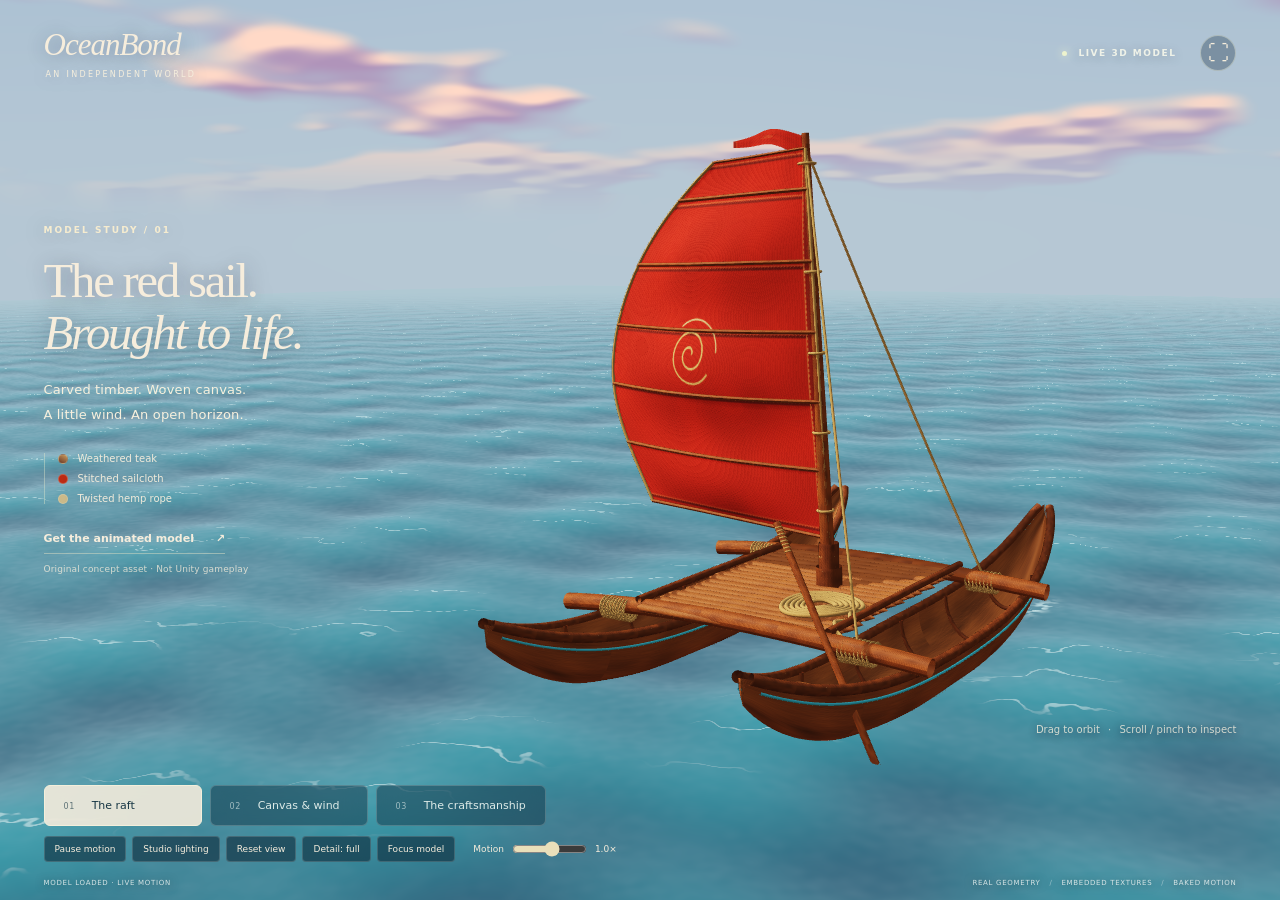
<file: oceanbond-raft/index.html>
<!doctype html>
<html lang="en"><head><meta charset="utf-8"><meta name="viewport" content="width=device-width,initial-scale=1,viewport-fit=cover"><meta name="theme-color" content="#142a36"><meta name="description" content="Explore OceanBond's original animated 3D red-sail raft. Inspect textured timber, stitched canvas, moving sail and paddle in your browser."><title>OceanBond — The Red Sail · Animated 3D Model | MTH Labs</title><link rel="canonical" href="https://mustafa327.github.io/mth-labs/oceanbond-raft/"><link rel="icon" type="image/svg+xml" href="../assets/mark.svg"><link rel="stylesheet" href="assets/style.css"><script defer src="assets/viewer.js"></script></head>
<body><a href="#controls" class="skip">Skip to model controls</a><main class="experience"><canvas id="scene" tabindex="0" aria-label="Animated red-sail wooden raft. Drag to rotate, scroll or pinch to zoom. Arrow keys orbit, plus and minus zoom, Home resets, and Space pauses."></canvas>
<div class="loading" id="loading" role="status"><span></span><p>SETTING SAIL</p><small>Loading the textured 3D model</small></div>
<div class="error" id="error" hidden role="alert"><h1>The model could not start.</h1><p id="error-text"></p><a href="assets/red-sail-raft.glb">Download the 3D model instead</a></div>
<header><a class="brand" href="../oceanbond.html" target="_top">OceanBond<span>AN INDEPENDENT WORLD</span></a><div class="top-right"><span class="live"><i></i> LIVE 3D MODEL</span><button id="fullscreen" class="round" aria-label="Toggle fullscreen">⛶</button></div></header>
<section class="editorial"><p class="eyebrow">MODEL STUDY / 01</p><h1>The red sail.<br><em>Brought to life.</em></h1><p class="intro">Carved timber. Woven canvas.<br>A little wind. An open horizon.</p><div class="material-list"><span><i class="wood"></i>Weathered teak</span><span><i class="cloth"></i>Stitched sailcloth</span><span><i class="hemp"></i>Twisted hemp rope</span></div><a class="download" id="download" href="assets/red-sail-raft.glb" download>Get the animated model <span>↗</span></a><p class="tiny">Original concept asset · Not Unity gameplay</p></section>
<div class="interact-hint">Drag to orbit <span>·</span> Scroll / pinch to inspect</div>
<div class="toolbar" id="controls"><div class="views" role="group" aria-label="Camera views"><button data-view="full" aria-pressed="true"><span>01</span> The raft</button><button data-view="sail" aria-pressed="false"><span>02</span> Canvas &amp; wind</button><button data-view="detail" aria-pressed="false"><span>03</span> The craftsmanship</button></div><div class="actions"><button id="play" aria-pressed="true">Pause motion</button><button id="environment" aria-pressed="false">Studio lighting</button><button id="reset">Reset view</button><button id="quality">Detail: full</button><button id="focus">Focus model</button><label for="speed">Motion <input id="speed" type="range" min="0.3" max="1.6" step="0.1" value="1"><span id="speed-value">1.0×</span></label></div></div>
<footer><span id="status" aria-live="polite">LOADING THE MODEL</span><span>REAL GEOMETRY <b>/</b> EMBEDDED TEXTURES <b>/</b> BAKED MOTION</span></footer></main><noscript><p style="position:fixed;inset:20%;z-index:100;background:#142a36;padding:24px">This interactive model needs JavaScript. <a href="assets/red-sail-raft.glb">Download the model</a> or <a href="../oceanbond.html" target="_top">return to OceanBond</a>.</p></noscript></body></html>
</file>
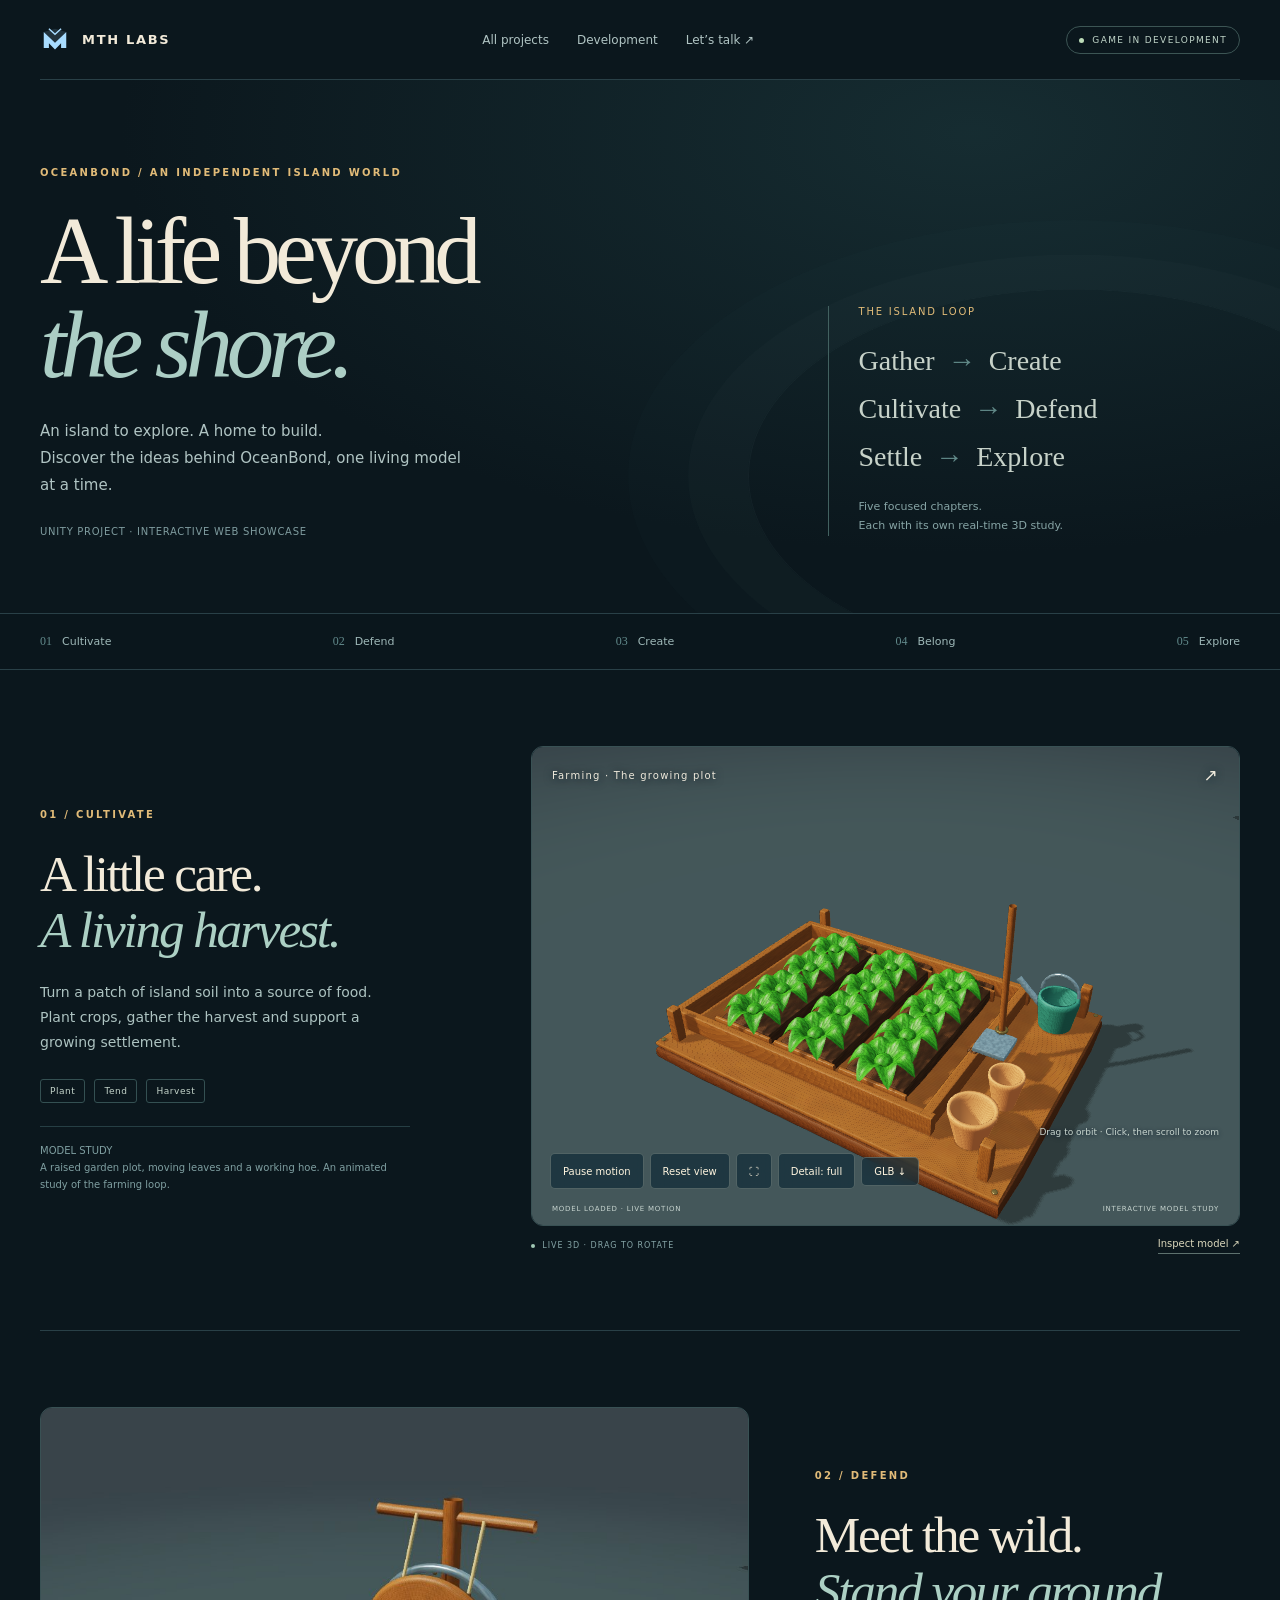
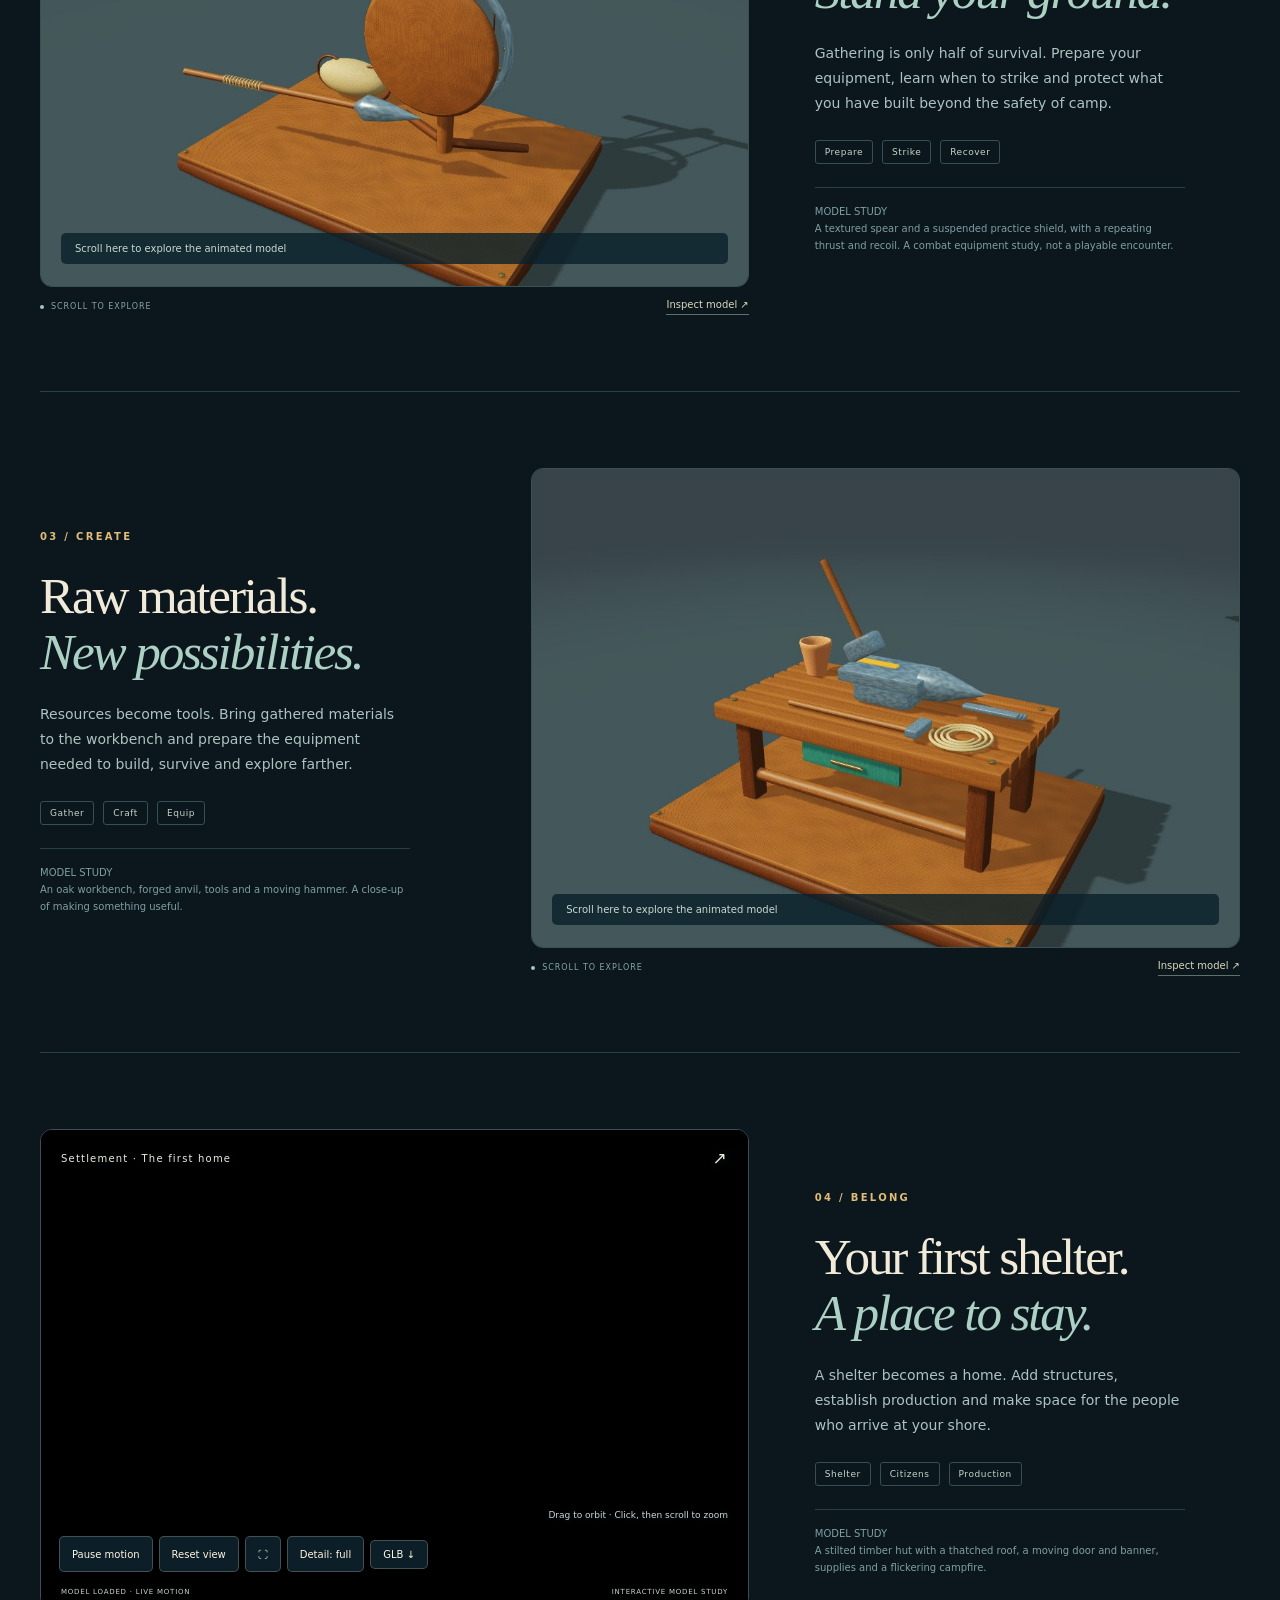
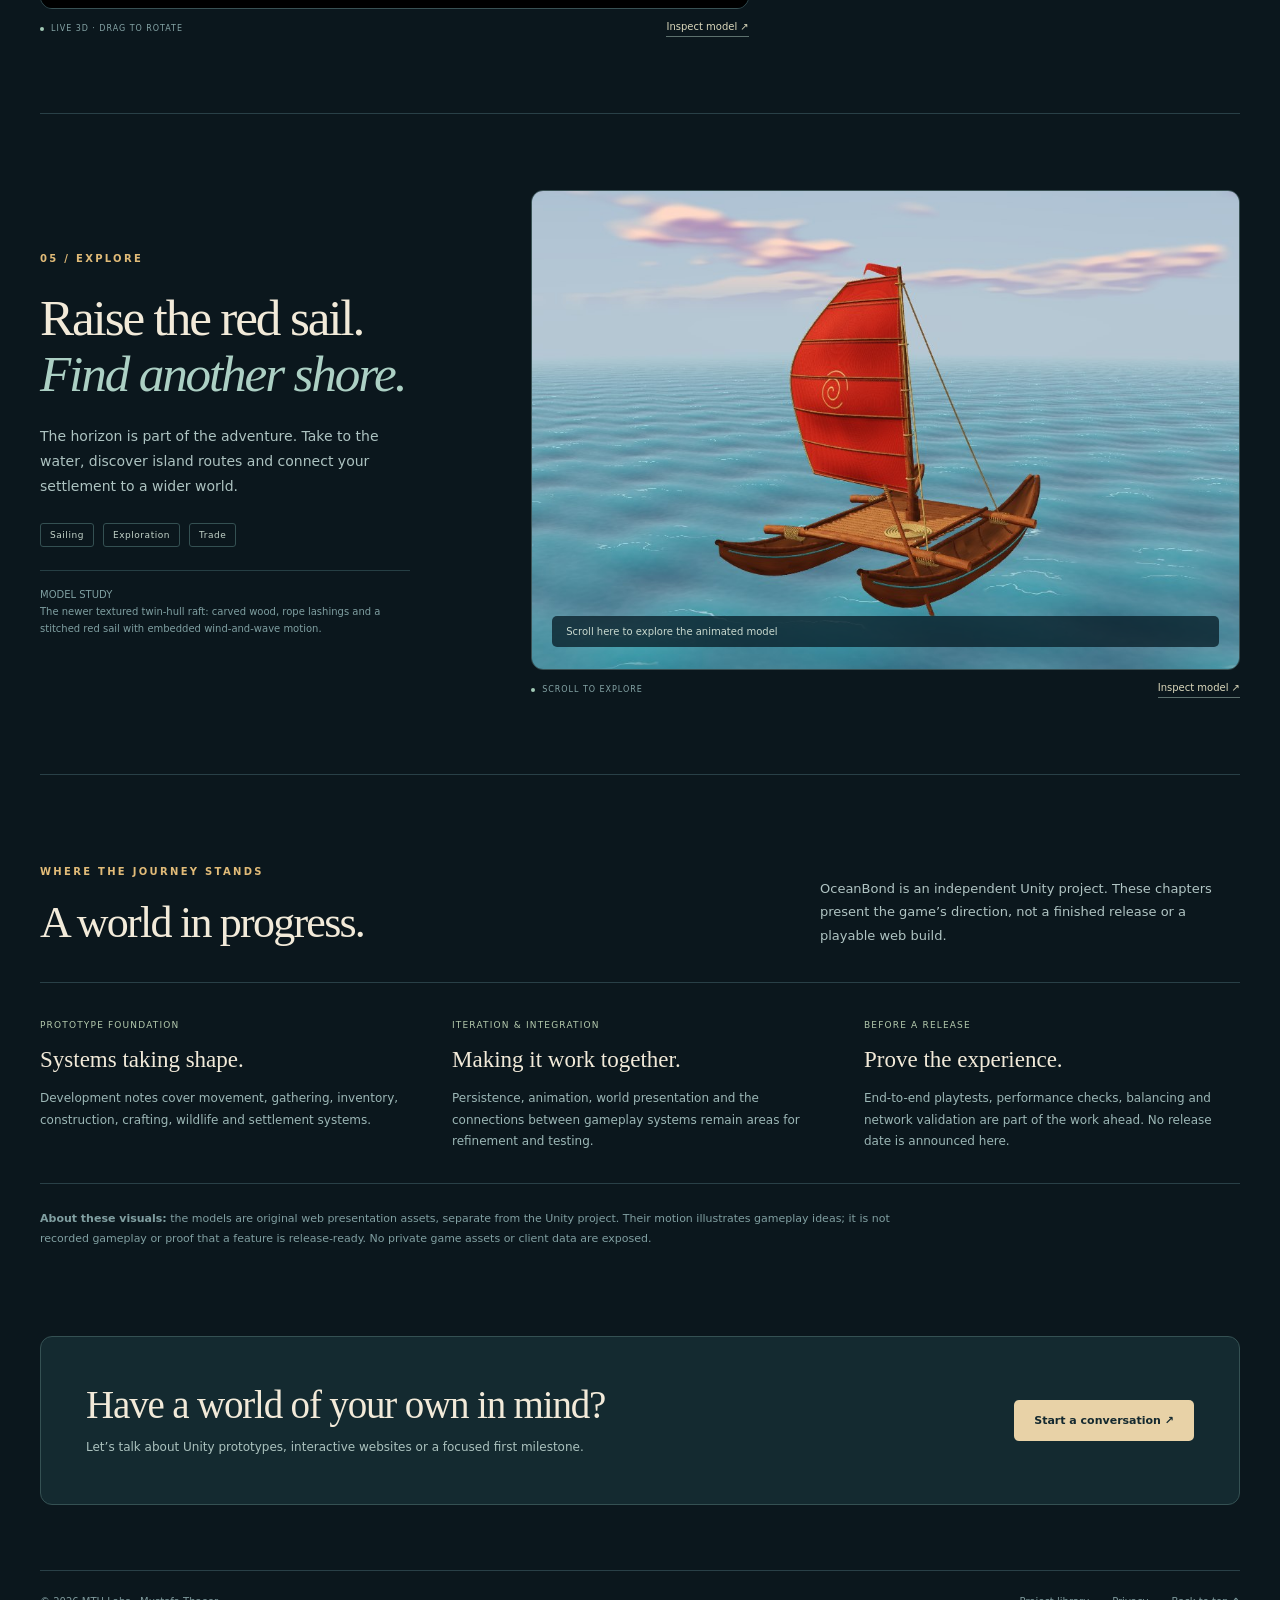
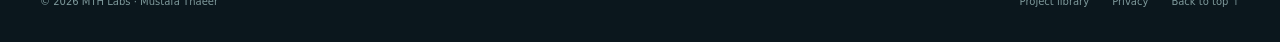
<file: oceanbond.html>
<!doctype html>
<html lang="en"><head><meta charset="utf-8"><meta name="viewport" content="width=device-width,initial-scale=1"><meta name="theme-color" content="#0b171d"><title>OceanBond — Farming, Combat, Crafting &amp; Sailing | MTH Labs</title><meta name="description" content="Explore OceanBond's survival world through five animated 3D model studies: farming, combat, crafting, settlement building and the red-sailed raft."><link rel="canonical" href="https://mustafa327.github.io/mth-labs/oceanbond.html"><meta property="og:type" content="website"><meta property="og:title" content="OceanBond — A life beyond the shore"><meta property="og:description" content="Five chapters. Five living model studies. Farming, combat, crafting, settlement and sailing."><meta property="og:url" content="https://mustafa327.github.io/mth-labs/oceanbond.html"><meta property="og:image" content="https://mustafa327.github.io/mth-labs/assets/oceanbond-chapters/posters/sailing.jpg"><meta name="twitter:card" content="summary_large_image"><link rel="icon" href="assets/mark.svg" type="image/svg+xml"><link rel="stylesheet" href="assets/oceanbond-chapters/page.css"><script src="assets/oceanbond-chapters/page.js" defer></script></head>
<body><a class="skip" href="#farming">Skip to gameplay chapters</a><header class="topbar wrap"><a class="brand" href="index.html"><img src="assets/mark.svg" width="30" height="30" alt="">MTH LABS</a><nav class="top-links" aria-label="Studio navigation"><a href="projects.html">All projects</a><a href="#development">Development</a><a href="index.html#contact">Let’s talk ↗</a></nav><span class="dev-badge">GAME IN DEVELOPMENT</span></header>
<main><section class="hero" aria-labelledby="game-title"><div class="wrap hero-inner"><div><p class="eyebrow">OCEANBOND / AN INDEPENDENT ISLAND WORLD</p><h1 id="game-title">A life beyond<br><em>the shore.</em></h1><p class="hero-intro">An island to explore. A home to build.<br>Discover the ideas behind OceanBond, one living model at a time.</p><p class="hero-small">UNITY PROJECT · INTERACTIVE WEB SHOWCASE</p></div><aside class="island-loop"><h2>THE ISLAND LOOP</h2><p>Gather <span>→</span> Create<br>Cultivate <span>→</span> Defend<br>Settle <span>→</span> Explore</p><small>Five focused chapters.<br>Each with its own real-time 3D study.</small></aside></div></section>
<div class="chapter-nav-shell"><nav class="chapter-nav wrap" aria-label="Gameplay chapters"><a href="#farming"><span>01</span>Cultivate</a><a href="#combat"><span>02</span>Defend</a><a href="#crafting"><span>03</span>Create</a><a href="#settlement"><span>04</span>Belong</a><a href="#sailing"><span>05</span>Explore</a></nav></div>
<div class="wrap"><noscript><p class="noscript">JavaScript is required for interactive models. You can still read every chapter, view its preview and open the individual model links.</p></noscript><section class="chapter" id="farming" aria-labelledby="farming-title">
 <div class="chapter-copy"><p class="eyebrow">01 / Cultivate</p><h2 id="farming-title">A little care.<br><em>A living harvest.</em></h2><p>Turn a patch of island soil into a source of food. Plant crops, gather the harvest and support a growing settlement.</p><div class="pillars"><span>Plant</span><span>Tend</span><span>Harvest</span></div><p class="model-caption">MODEL STUDY<br>A raised garden plot, moving leaves and a working hoe. An animated study of the farming loop.</p></div>
 <div class="model-stage"><div class="model-box" data-src="assets/oceanbond-chapters/viewer.html?scene=farming" data-title="Animated OceanBond farming model: rotate, zoom and pause" data-scene="farming"><div class="model-cover"><img src="assets/oceanbond-chapters/posters/farming.jpg" alt="Preview of the farming 3D model study" width="1000" height="720" loading="lazy"><span class="placeholder">Scroll here to explore the animated model</span></div></div><div class="model-bar"><span class="model-status">SCROLL TO EXPLORE</span><a href="assets/oceanbond-chapters/viewer.html?scene=farming" aria-label="Open the farming model in its full viewer">Inspect model ↗</a></div></div>
 </section><section class="chapter" id="combat" aria-labelledby="combat-title">
 <div class="chapter-copy"><p class="eyebrow">02 / Defend</p><h2 id="combat-title">Meet the wild.<br><em>Stand your ground.</em></h2><p>Gathering is only half of survival. Prepare your equipment, learn when to strike and protect what you have built beyond the safety of camp.</p><div class="pillars"><span>Prepare</span><span>Strike</span><span>Recover</span></div><p class="model-caption">MODEL STUDY<br>A textured spear and a suspended practice shield, with a repeating thrust and recoil. A combat equipment study, not a playable encounter.</p></div>
 <div class="model-stage"><div class="model-box" data-src="assets/oceanbond-chapters/viewer.html?scene=combat" data-title="Animated OceanBond combat model: rotate, zoom and pause" data-scene="combat"><div class="model-cover"><img src="assets/oceanbond-chapters/posters/combat.jpg" alt="Preview of the combat 3D model study" width="1000" height="720" loading="lazy"><span class="placeholder">Scroll here to explore the animated model</span></div></div><div class="model-bar"><span class="model-status">SCROLL TO EXPLORE</span><a href="assets/oceanbond-chapters/viewer.html?scene=combat" aria-label="Open the combat model in its full viewer">Inspect model ↗</a></div></div>
 </section><section class="chapter" id="crafting" aria-labelledby="crafting-title">
 <div class="chapter-copy"><p class="eyebrow">03 / Create</p><h2 id="crafting-title">Raw materials.<br><em>New possibilities.</em></h2><p>Resources become tools. Bring gathered materials to the workbench and prepare the equipment needed to build, survive and explore farther.</p><div class="pillars"><span>Gather</span><span>Craft</span><span>Equip</span></div><p class="model-caption">MODEL STUDY<br>An oak workbench, forged anvil, tools and a moving hammer. A close-up of making something useful.</p></div>
 <div class="model-stage"><div class="model-box" data-src="assets/oceanbond-chapters/viewer.html?scene=crafting" data-title="Animated OceanBond crafting model: rotate, zoom and pause" data-scene="crafting"><div class="model-cover"><img src="assets/oceanbond-chapters/posters/crafting.jpg" alt="Preview of the crafting 3D model study" width="1000" height="720" loading="lazy"><span class="placeholder">Scroll here to explore the animated model</span></div></div><div class="model-bar"><span class="model-status">SCROLL TO EXPLORE</span><a href="assets/oceanbond-chapters/viewer.html?scene=crafting" aria-label="Open the crafting model in its full viewer">Inspect model ↗</a></div></div>
 </section><section class="chapter" id="settlement" aria-labelledby="settlement-title">
 <div class="chapter-copy"><p class="eyebrow">04 / Belong</p><h2 id="settlement-title">Your first shelter.<br><em>A place to stay.</em></h2><p>A shelter becomes a home. Add structures, establish production and make space for the people who arrive at your shore.</p><div class="pillars"><span>Shelter</span><span>Citizens</span><span>Production</span></div><p class="model-caption">MODEL STUDY<br>A stilted timber hut with a thatched roof, a moving door and banner, supplies and a flickering campfire.</p></div>
 <div class="model-stage"><div class="model-box" data-src="assets/oceanbond-chapters/viewer.html?scene=settlement" data-title="Animated OceanBond settlement model: rotate, zoom and pause" data-scene="settlement"><div class="model-cover"><img src="assets/oceanbond-chapters/posters/settlement.jpg" alt="Preview of the settlement 3D model study" width="1000" height="720" loading="lazy"><span class="placeholder">Scroll here to explore the animated model</span></div></div><div class="model-bar"><span class="model-status">SCROLL TO EXPLORE</span><a href="assets/oceanbond-chapters/viewer.html?scene=settlement" aria-label="Open the settlement model in its full viewer">Inspect model ↗</a></div></div>
 </section><section class="chapter" id="sailing" aria-labelledby="sailing-title">
 <div class="chapter-copy"><p class="eyebrow">05 / Explore</p><h2 id="sailing-title">Raise the red sail.<br><em>Find another shore.</em></h2><p>The horizon is part of the adventure. Take to the water, discover island routes and connect your settlement to a wider world.</p><div class="pillars"><span>Sailing</span><span>Exploration</span><span>Trade</span></div><p class="model-caption">MODEL STUDY<br>The newer textured twin-hull raft: carved wood, rope lashings and a stitched red sail with embedded wind-and-wave motion.</p></div>
 <div class="model-stage"><div class="model-box" data-src="assets/oceanbond-chapters/viewer.html?scene=sailing" data-title="Animated OceanBond sailing model: rotate, zoom and pause" data-scene="sailing"><div class="model-cover"><img src="assets/oceanbond-chapters/posters/sailing.jpg" alt="Preview of the sailing 3D model study" width="1000" height="720" loading="lazy"><span class="placeholder">Scroll here to explore the animated model</span></div></div><div class="model-bar"><span class="model-status">SCROLL TO EXPLORE</span><a href="oceanbond-raft/" aria-label="Open the sailing model in its full viewer">Inspect model ↗</a></div></div>
 </section>
<section class="development" id="development" aria-labelledby="dev-title"><div class="development-heading"><div><p class="eyebrow">WHERE THE JOURNEY STANDS</p><h2 id="dev-title">A world in progress.</h2></div><p>OceanBond is an independent Unity project. These chapters present the game’s direction, not a finished release or a playable web build.</p></div><div class="dev-grid"><article class="dev-item"><small>PROTOTYPE FOUNDATION</small><h3>Systems taking shape.</h3><p>Development notes cover movement, gathering, inventory, construction, crafting, wildlife and settlement systems.</p></article><article class="dev-item"><small>ITERATION &amp; INTEGRATION</small><h3>Making it work together.</h3><p>Persistence, animation, world presentation and the connections between gameplay systems remain areas for refinement and testing.</p></article><article class="dev-item"><small>BEFORE A RELEASE</small><h3>Prove the experience.</h3><p>End-to-end playtests, performance checks, balancing and network validation are part of the work ahead. No release date is announced here.</p></article></div><p class="honesty"><strong>About these visuals:</strong> the models are original web presentation assets, separate from the Unity project. Their motion illustrates gameplay ideas; it is not recorded gameplay or proof that a feature is release-ready. No private game assets or client data are exposed.</p></section>
<section class="closing" aria-labelledby="closing-title"><div><h2 id="closing-title">Have a world of your own in mind?</h2><p>Let’s talk about Unity prototypes, interactive websites or a focused first milestone.</p></div><a class="button" href="index.html#contact">Start a conversation ↗</a></section></div></main>
<footer class="bottom wrap"><span>© <span id="year">2026</span> MTH Labs · Mustafa Thaeer</span><div><a href="projects.html">Project library</a><a href="privacy.html">Privacy</a><a href="#game-title">Back to top ↑</a></div></footer></body></html>
</file>
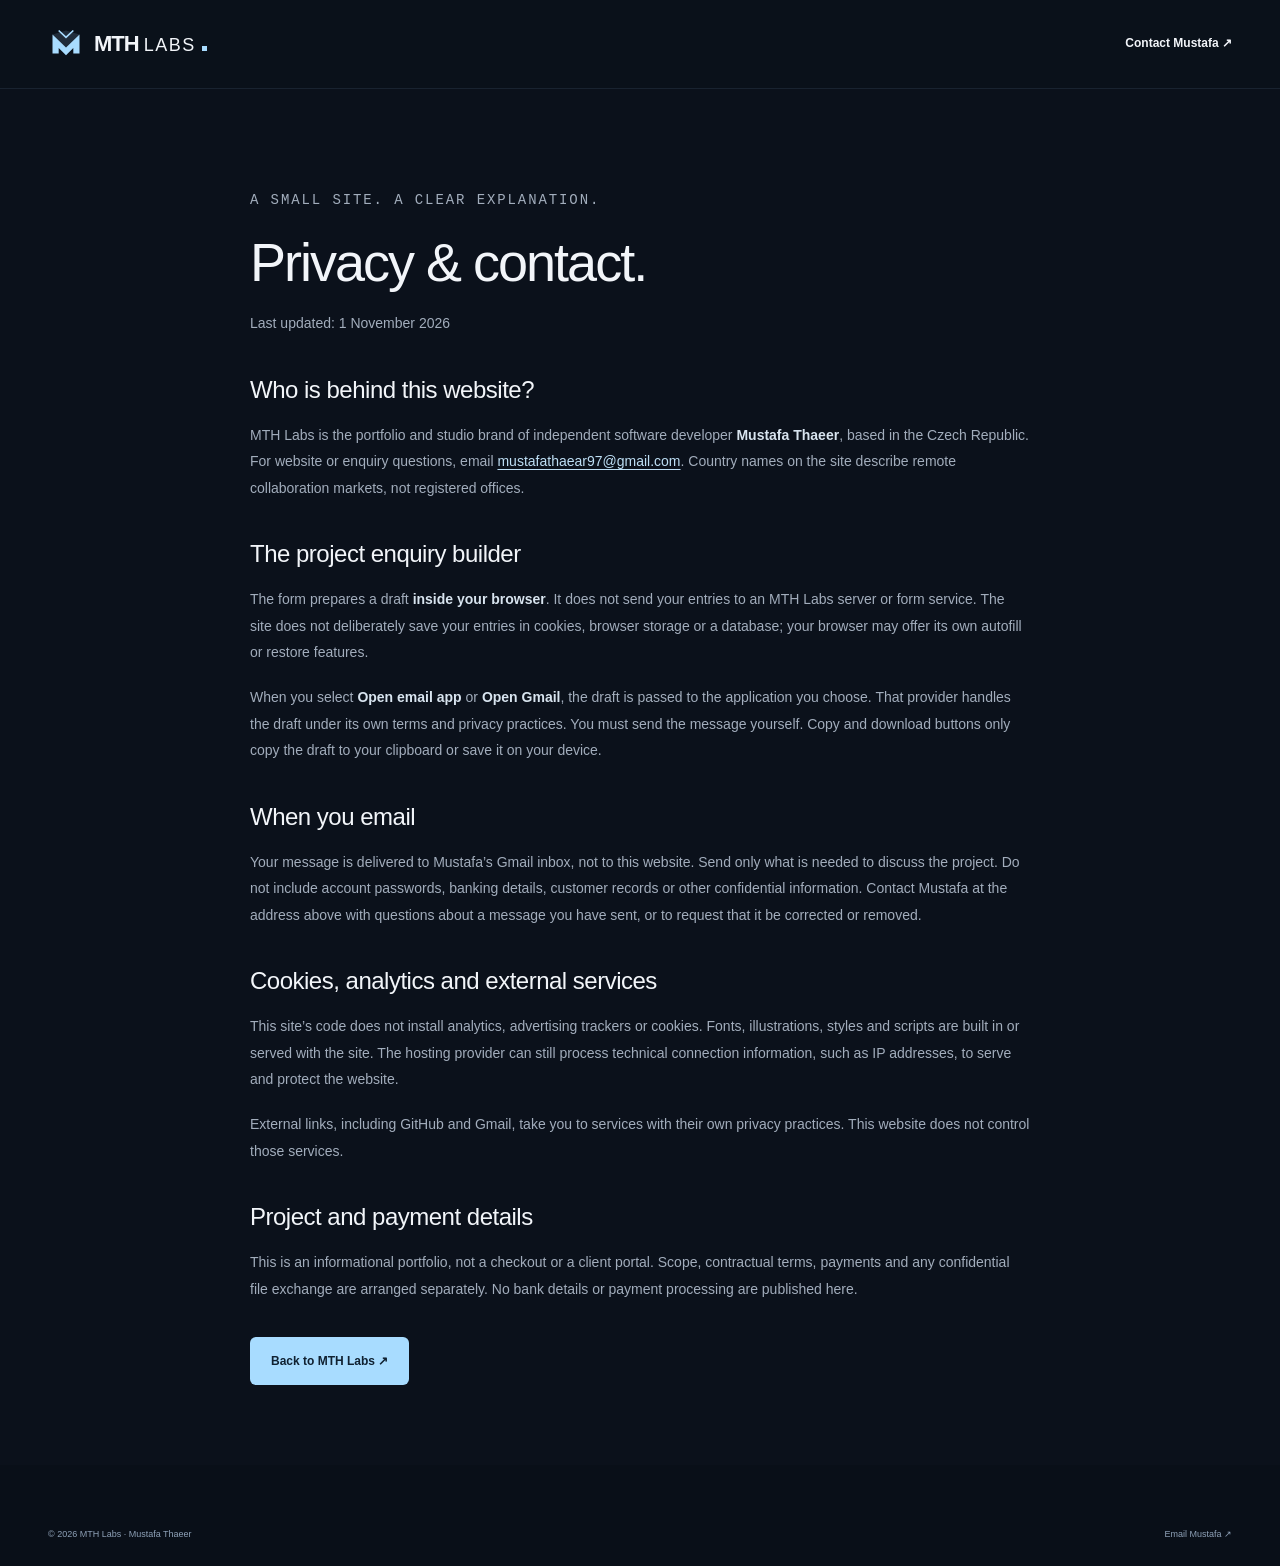
<file: privacy.html>
<!doctype html>
<html lang="en"><head><meta charset="utf-8"><meta name="viewport" content="width=device-width,initial-scale=1"><meta name="theme-color" content="#0b111b"><meta name="description" content="How the MTH Labs portfolio and email enquiry builder handle information."><title>Privacy & contact information — MTH Labs</title><link rel="icon" href="assets/mark.svg" type="image/svg+xml"><link rel="stylesheet" href="assets/site.css"></head><body><a class="skip-link" href="#main">Skip to content</a><header class="site-header"><div class="container header-inner"><a class="brand" href="index.html"><img src="assets/mark.svg" width="36" height="36" alt=""><span>MTH<span class="brand-light">LABS</span><i></i></span></a><a class="text-link" href="index.html#contact">Contact Mustafa ↗</a></div></header><main id="main" class="container legal"><p class="eyebrow section-label">A SMALL SITE. A CLEAR EXPLANATION.</p><h1>Privacy & contact.</h1><p>Last updated: 1 November 2026</p><h2>Who is behind this website?</h2><p>MTH Labs is the portfolio and studio brand of independent software developer <strong>Mustafa Thaeer</strong>, based in the Czech Republic. For website or enquiry questions, email <a href="mailto:mustafathaear97@gmail.com">mustafathaear97@gmail.com</a>. Country names on the site describe remote collaboration markets, not registered offices.</p><h2>The project enquiry builder</h2><p>The form prepares a draft <strong>inside your browser</strong>. It does not send your entries to an MTH Labs server or form service. The site does not deliberately save your entries in cookies, browser storage or a database; your browser may offer its own autofill or restore features.</p><p>When you select <strong>Open email app</strong> or <strong>Open Gmail</strong>, the draft is passed to the application you choose. That provider handles the draft under its own terms and privacy practices. You must send the message yourself. Copy and download buttons only copy the draft to your clipboard or save it on your device.</p><h2>When you email</h2><p>Your message is delivered to Mustafa’s Gmail inbox, not to this website. Send only what is needed to discuss the project. Do not include account passwords, banking details, customer records or other confidential information. Contact Mustafa at the address above with questions about a message you have sent, or to request that it be corrected or removed.</p><h2>Cookies, analytics and external services</h2><p>This site’s code does not install analytics, advertising trackers or cookies. Fonts, illustrations, styles and scripts are built in or served with the site. The hosting provider can still process technical connection information, such as IP addresses, to serve and protect the website.</p><p>External links, including GitHub and Gmail, take you to services with their own privacy practices. This website does not control those services.</p><h2>Project and payment details</h2><p>This is an informational portfolio, not a checkout or a client portal. Scope, contractual terms, payments and any confidential file exchange are arranged separately. No bank details or payment processing are published here.</p><a class="button button-primary" href="index.html">Back to MTH Labs ↗</a></main><footer class="site-footer"><div class="container footer-bottom"><span>© 2026 MTH Labs · Mustafa Thaeer</span><a href="mailto:mustafathaear97@gmail.com">Email Mustafa ↗</a></div></footer></body></html>
</file>
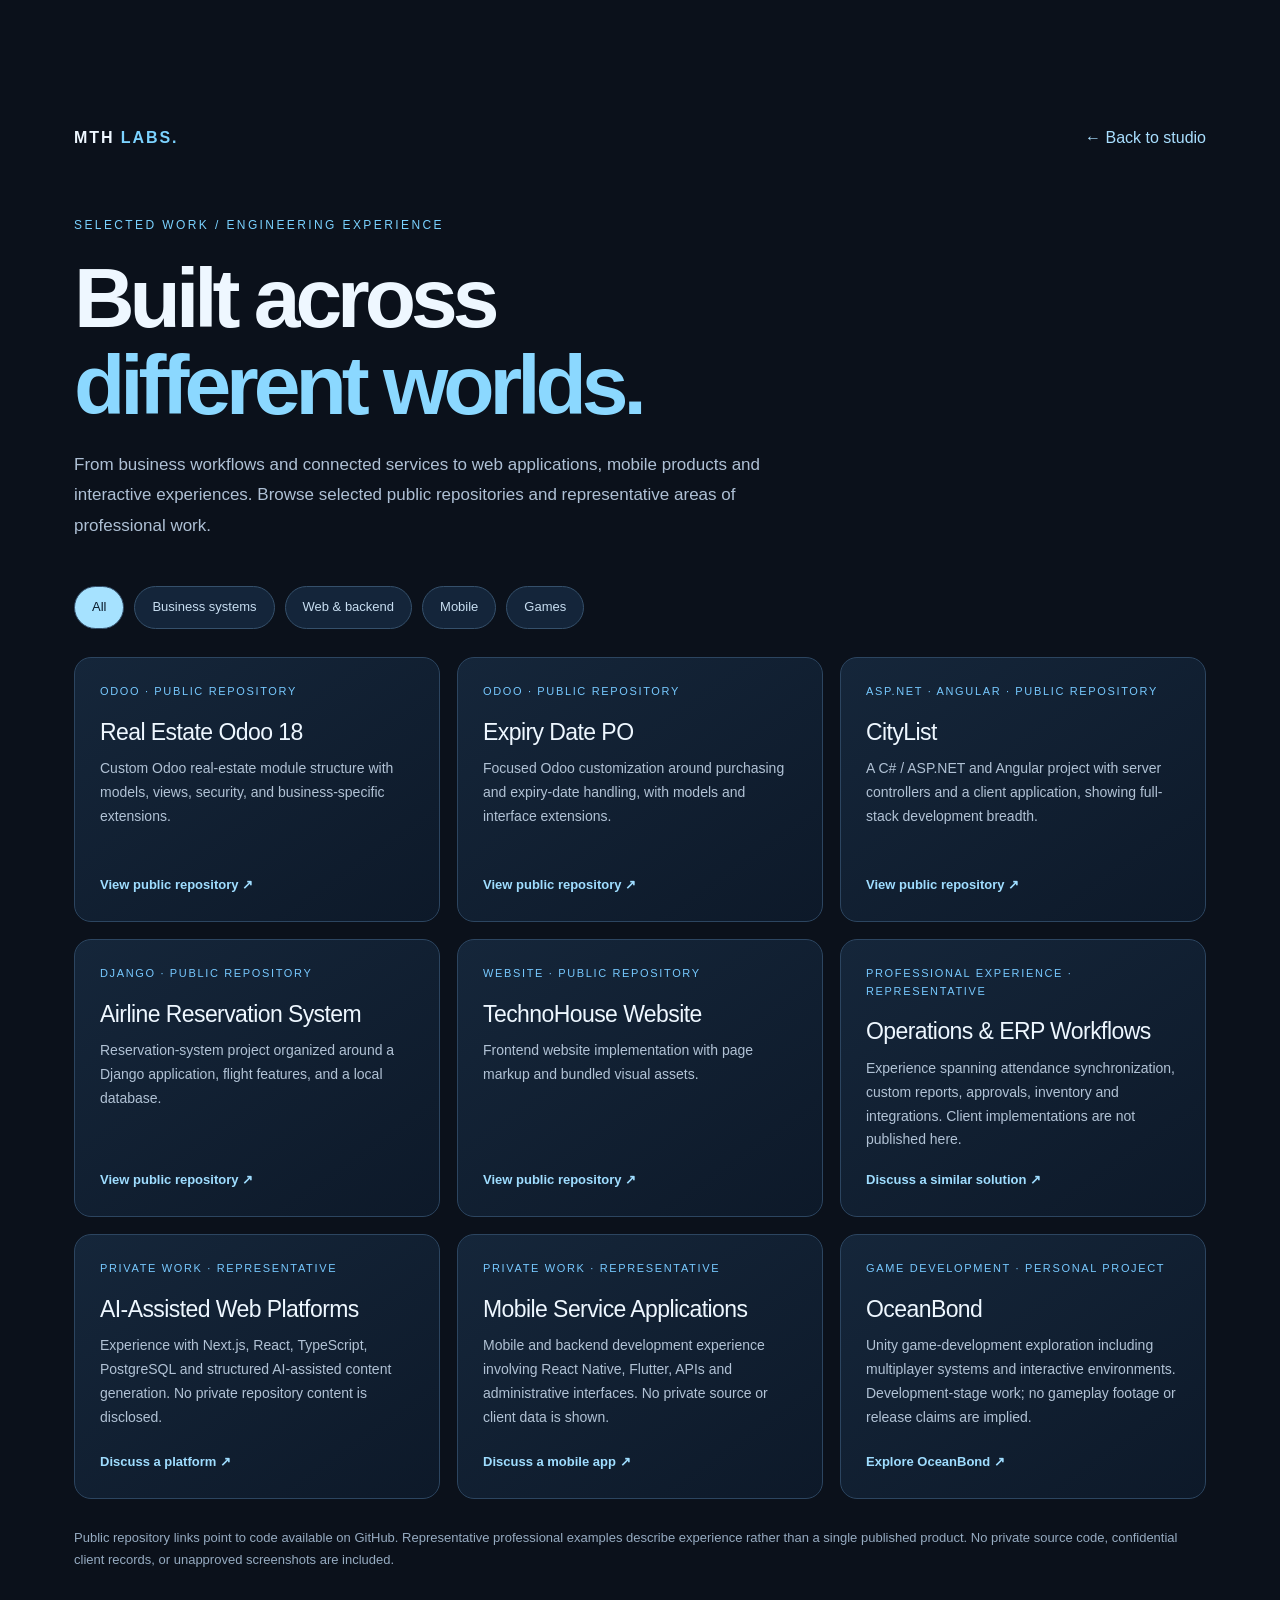
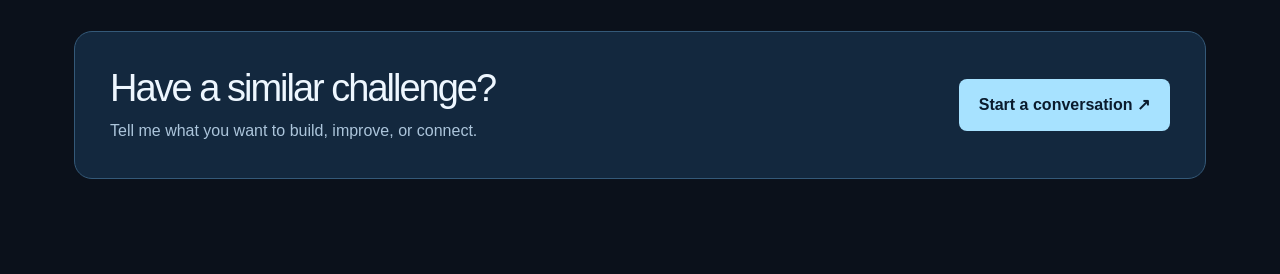
<file: projects.html>
<!doctype html><html lang="en"><head><meta charset="utf-8"><meta name="viewport" content="width=device-width,initial-scale=1"><meta name="theme-color" content="#0b111b"><meta name="description" content="Explore MTH Labs software projects: Odoo ERP, Python, ASP.NET, web apps, mobile development and Unity games. Selected public repositories and experience."><link rel="canonical" href="https://mustafa327.github.io/mth-labs/projects.html"><meta property="og:type" content="website"><meta property="og:title" content="Software Development Projects | MTH Labs"><meta property="og:description" content="Explore selected software, ERP, web, mobile and game development work."><meta property="og:url" content="https://mustafa327.github.io/mth-labs/projects.html"><meta name="robots" content="index,follow"><title>Software Development Projects & Portfolio | MTH Labs</title><link rel="icon" href="assets/mark.svg"><link rel="stylesheet" href="assets/site.css"><style>
body{background:#0b111b;color:#eef7ff}.library{max-width:1180px;margin:auto;padding:125px 24px 95px}.library-top{display:flex;justify-content:space-between;gap:20px;align-items:center;margin-bottom:65px}.library-brand{font-weight:800;letter-spacing:.12em}.library-back{color:#a9dfff}.library-kicker{color:#7ad2ff;font-size:12px;letter-spacing:.2em}.library h1{font-size:clamp(43px,7vw,84px);letter-spacing:-.06em;line-height:1.04;margin:20px 0}.library-lead{color:#aec0d5;max-width:750px;font-size:17px;line-height:1.8}.library-filters{display:flex;flex-wrap:wrap;gap:10px;margin:45px 0 28px}.library-filters button{background:#14253a;border:1px solid #35506b;border-radius:40px;padding:10px 17px;color:#c8def1;font-size:13px}.library-filters button[aria-pressed=true]{background:#a6e2ff;color:#0a1b2c}.library-grid{display:grid;grid-template-columns:repeat(3,minmax(0,1fr));gap:17px}.library-card{border:1px solid #2c4560;background:linear-gradient(145deg,#15263a,#0d1929);border-radius:17px;padding:25px;display:flex;flex-direction:column;min-height:265px;transition:transform .25s,border-color .25s}.library-card:hover{transform:translateY(-4px);border-color:#79cfff}.library-card[hidden]{display:none}.library-card .category{color:#77c9ff;font-size:11px;letter-spacing:.15em}.library-card h2{font-size:23px;margin:19px 0 12px;letter-spacing:-.025em}.library-card p{font-size:14px;line-height:1.7;color:#b1c2d5;flex:1}.library-card a{font-size:13px;color:#9fddff;font-weight:700;margin-top:18px}.library-note{margin-top:28px;font-size:13px;color:#96abc1;line-height:1.7}.library-contact{border:1px solid #345978;border-radius:18px;background:#13283e;margin-top:60px;padding:35px;display:flex;justify-content:space-between;align-items:center;gap:24px}.library-contact h2{font-size:clamp(25px,3vw,38px);margin:0 0 8px}.library-contact p{color:#acc5db}.library-contact a{display:inline-block;padding:13px 20px;border-radius:8px;background:#a7e2ff;color:#0a1b2d;font-weight:750;white-space:nowrap}@media(max-width:950px){.library-grid{grid-template-columns:repeat(2,minmax(0,1fr))}}@media(max-width:600px){.library-grid{grid-template-columns:1fr}.library-contact{display:block}.library-contact a{margin-top:20px}.library{padding-top:60px}}@media(prefers-reduced-motion:reduce){.library-card{transition:none}.library-card:hover{transform:none}}</style></head><body>
<main class="library"><div class="library-top"><a class="library-brand" href="index.html">MTH<span style="color:#7cd3ff"> LABS.</span></a><a class="library-back" href="index.html#work">← Back to studio</a></div>
<p class="library-kicker">SELECTED WORK / ENGINEERING EXPERIENCE</p><h1>Built across<br><span style="color:#8bd8ff">different worlds.</span></h1><p class="library-lead">From business workflows and connected services to web applications, mobile products and interactive experiences. Browse selected public repositories and representative areas of professional work.</p>
<div class="library-filters" aria-label="Filter projects"><button type="button" data-filter="all" aria-pressed="true">All</button><button type="button" data-filter="business" aria-pressed="false">Business systems</button><button type="button" data-filter="web" aria-pressed="false">Web & backend</button><button type="button" data-filter="mobile" aria-pressed="false">Mobile</button><button type="button" data-filter="game" aria-pressed="false">Games</button></div>
<div class="library-grid">
<article class="library-card" data-category="business"><span class="category">ODOO · PUBLIC REPOSITORY</span><h2>Real Estate Odoo 18</h2><p>Custom Odoo real-estate module structure with models, views, security, and business-specific extensions.</p><a href="https://github.com/mustafa327/real-estate-odoo-18" target="_blank" rel="noopener noreferrer">View public repository ↗</a></article>
<article class="library-card" data-category="business"><span class="category">ODOO · PUBLIC REPOSITORY</span><h2>Expiry Date PO</h2><p>Focused Odoo customization around purchasing and expiry-date handling, with models and interface extensions.</p><a href="https://github.com/mustafa327/Expiry-Date-PO" target="_blank" rel="noopener noreferrer">View public repository ↗</a></article>
<article class="library-card" data-category="web"><span class="category">ASP.NET · ANGULAR · PUBLIC REPOSITORY</span><h2>CityList</h2><p>A C# / ASP.NET and Angular project with server controllers and a client application, showing full-stack development breadth.</p><a href="https://github.com/mustafa327/CityList" target="_blank" rel="noopener noreferrer">View public repository ↗</a></article>
<article class="library-card" data-category="web"><span class="category">DJANGO · PUBLIC REPOSITORY</span><h2>Airline Reservation System</h2><p>Reservation-system project organized around a Django application, flight features, and a local database.</p><a href="https://github.com/mustafa327/Airline-Reservation-System" target="_blank" rel="noopener noreferrer">View public repository ↗</a></article>
<article class="library-card" data-category="web"><span class="category">WEBSITE · PUBLIC REPOSITORY</span><h2>TechnoHouse Website</h2><p>Frontend website implementation with page markup and bundled visual assets.</p><a href="https://github.com/mustafa327/TechnoHouse-website-project" target="_blank" rel="noopener noreferrer">View public repository ↗</a></article>

<article class="library-card" data-category="business"><span class="category">PROFESSIONAL EXPERIENCE · REPRESENTATIVE</span><h2>Operations & ERP Workflows</h2><p>Experience spanning attendance synchronization, custom reports, approvals, inventory and integrations. Client implementations are not published here.</p><a href="index.html#contact">Discuss a similar solution ↗</a></article>
<article class="library-card" data-category="web"><span class="category">PRIVATE WORK · REPRESENTATIVE</span><h2>AI-Assisted Web Platforms</h2><p>Experience with Next.js, React, TypeScript, PostgreSQL and structured AI-assisted content generation. No private repository content is disclosed.</p><a href="index.html#contact">Discuss a platform ↗</a></article>
<article class="library-card" data-category="mobile"><span class="category">PRIVATE WORK · REPRESENTATIVE</span><h2>Mobile Service Applications</h2><p>Mobile and backend development experience involving React Native, Flutter, APIs and administrative interfaces. No private source or client data is shown.</p><a href="index.html#contact">Discuss a mobile app ↗</a></article>
<article class="library-card" data-category="game"><span class="category">GAME DEVELOPMENT · PERSONAL PROJECT</span><h2>OceanBond</h2><p>Unity game-development exploration including multiplayer systems and interactive environments. Development-stage work; no gameplay footage or release claims are implied.</p><a href="oceanbond.html">Explore OceanBond ↗</a></article>
</div><p class="library-note">Public repository links point to code available on GitHub. Representative professional examples describe experience rather than a single published product. No private source code, confidential client records, or unapproved screenshots are included.</p>
<div class="library-contact"><div><h2>Have a similar challenge?</h2><p>Tell me what you want to build, improve, or connect.</p></div><a href="index.html#contact">Start a conversation ↗</a></div></main>
<script>(()=>{const buttons=[...document.querySelectorAll('[data-filter]')],cards=[...document.querySelectorAll('[data-category]')];buttons.forEach(b=>b.addEventListener('click',()=>{const f=b.dataset.filter;buttons.forEach(x=>x.setAttribute('aria-pressed',String(x===b)));cards.forEach(c=>c.hidden=f!=='all'&&c.dataset.category!==f)}))})();</script></body></html>
</file>
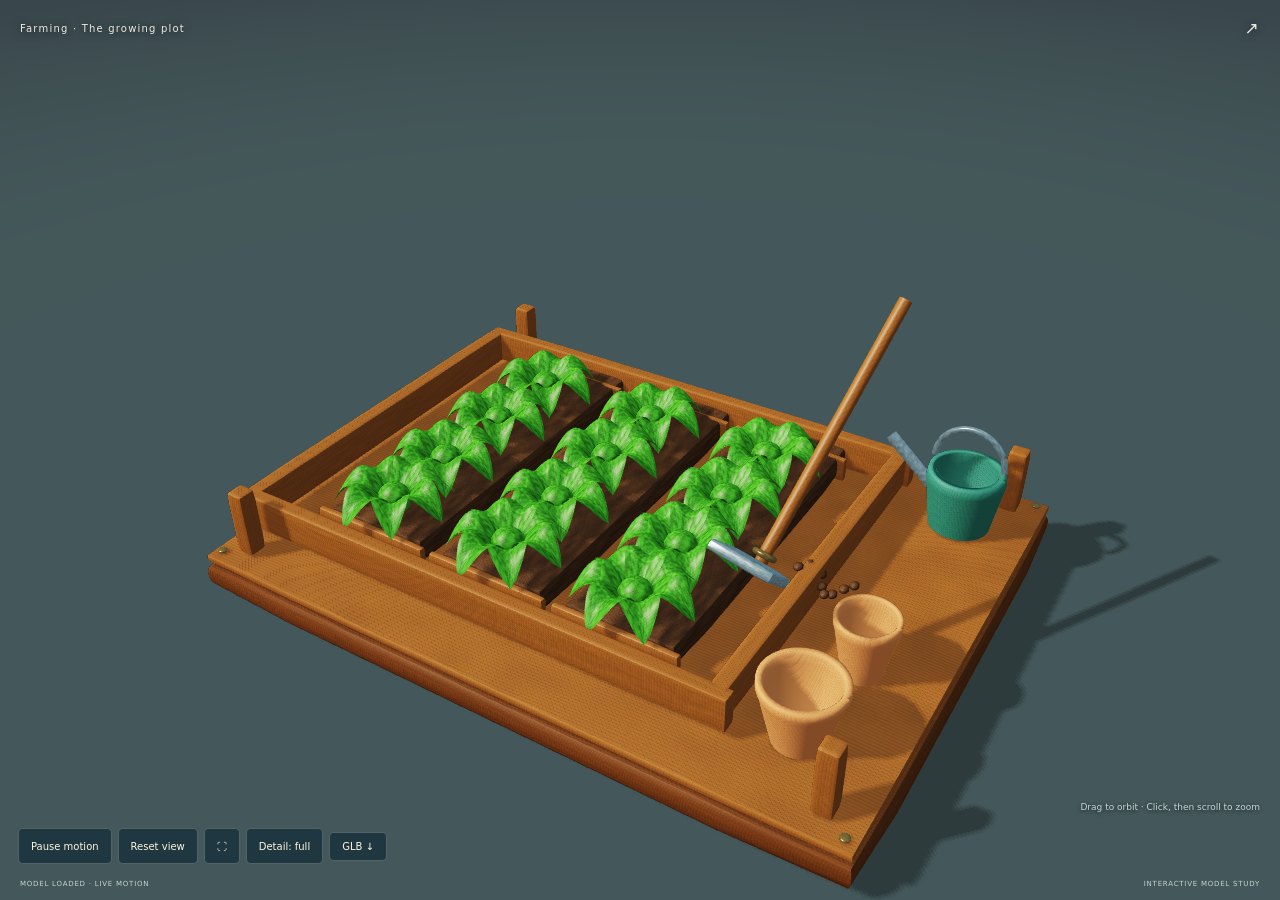
<file: assets/oceanbond-chapters/viewer.html>
<!doctype html>
<html lang="en"><head><meta charset="utf-8"><meta name="viewport" content="width=device-width,initial-scale=1,viewport-fit=cover"><meta name="robots" content="noindex,follow"><meta name="theme-color" content="#12272c"><title>OceanBond · Interactive model</title><link rel="icon" href="../mark.svg"><link rel="stylesheet" href="viewer.css"><script src="viewer.js" defer></script></head>
<body><main class="experience"><canvas id="scene" tabindex="0" aria-label="Animated OceanBond model"></canvas>
<div class="loading" id="loading" role="status"><span></span><p>LOADING THE MODEL</p><small>Textured geometry · Continuous motion</small></div>
<div class="error" id="error" hidden role="alert"><h1>The 3D view could not start.</h1><p id="error-text"></p><a id="model-file-fallback" href="models/farming.glb">Download this model instead</a></div>
<header><span id="model-name">OceanBond model study</span><a id="back" href="../../oceanbond.html" target="_top" aria-label="Return to OceanBond">↗</a></header>
<div class="interact-hint">Drag to orbit · Click, then scroll to zoom</div>
<div class="toolbar" id="controls" role="group" aria-label="3D model controls"><button id="play" type="button" aria-pressed="true">Pause motion</button><button id="reset" type="button">Reset view</button><button id="fullscreen" type="button" aria-label="Fullscreen model">⛶</button><button id="quality" type="button">Detail: full</button><a id="download" href="models/farming.glb" download aria-label="Download animated GLB model">GLB ↓</a>
<button id="environment" type="button" aria-pressed="false">Studio lighting</button>
<div hidden><button id="focus">Focus model</button><label for="speed">Speed<input id="speed" type="range" min=".3" max="1.6" step=".1" value="1"><span id="speed-value">1.0×</span></label></div></div>
<footer><span id="status" role="status" aria-live="polite">LOADING</span><span>INTERACTIVE MODEL STUDY</span></footer>
</main></body></html>
</file>
<file: assets/site.css>
/* MTH Labs — an independent, dependency-free studio portfolio. */
:root{--bg:#0b111b;--surface:#101a28;--surface-2:#152132;--line:#283343;--ink:#f2f5f9;--muted:#a2adbc;--accent:#a8dcff;--accent-dark:#162f46;--max:1200px;--radius:16px;color-scheme:dark}
*{box-sizing:border-box}html{scroll-behavior:smooth;scroll-padding-top:100px}body{margin:0;background:var(--bg);color:var(--ink);font-family:Inter,"Segoe UI",Arial,sans-serif;font-size:16px;line-height:1.6;-webkit-font-smoothing:antialiased}::selection{background:var(--accent);color:var(--bg)}a{color:inherit;text-decoration:none}button,input,select,textarea{font:inherit}button,a,input,select,textarea,summary{-webkit-tap-highlight-color:transparent}button{cursor:pointer}img,svg{max-width:100%;display:block}button{color:inherit}h1,h2,h3,h4,p{margin:0}h1,h2,h3,h4{line-height:1.12}button:focus-visible,a:focus-visible,summary:focus-visible,input:focus-visible,textarea:focus-visible,select:focus-visible{outline:2px solid var(--accent);outline-offset:5px}input:focus-visible,textarea:focus-visible,select:focus-visible{outline-offset:2px}a,button,summary{touch-action:manipulation}.container{width:min(var(--max),calc(100% - 96px));margin-inline:auto}.section{padding-block:110px}[hidden]{display:none!important}.skip-link{position:fixed;top:8px;left:8px;z-index:100;padding:12px 18px;background:var(--accent);color:var(--bg);transform:translateY(-160%)}.skip-link:focus{transform:none}.site-header{position:sticky;top:0;z-index:20;background:rgba(11,17,27,.94);border-bottom:1px solid rgba(78,99,124,.22);backdrop-filter:blur(18px)}.header-inner{height:88px;display:flex;align-items:center;justify-content:space-between;gap:24px}.brand{display:inline-flex;align-items:center;gap:10px;white-space:nowrap}.brand>span{font-size:22px;font-weight:800;letter-spacing:-1px;display:inline-flex;align-items:baseline}.brand-light{font-weight:400;margin-left:5px;letter-spacing:1.5px;font-size:18px}.brand i{width:5px;height:5px;background:var(--accent);margin-left:6px}.site-header nav{display:flex;align-items:center;gap:32px}.site-header nav>a{font-size:13px;font-weight:600;color:#c6cfdb;transition:color .2s}.site-header nav>a:hover{color:var(--accent)}.site-header nav .nav-cta{border:1px solid #49586a;border-radius:7px;color:var(--ink);padding:10px 19px;display:flex;gap:24px}.nav-cta:hover{background:var(--surface)}.menu-toggle{display:none}.eyebrow,.small-label{font-family:ui-monospace,SFMono-Regular,Consolas,monospace;font-size:10px;letter-spacing:1.9px;line-height:1.7;font-weight:500}.eyebrow{color:#b5c7d8;display:flex;align-items:center;gap:10px}.status-dot{display:inline-block;width:6px;height:6px;min-width:6px;border-radius:50%;background:var(--accent);box-shadow:0 0 12px #a8dcff35}.hero{padding-top:88px;display:grid;grid-template-columns:1.12fr 1fr;column-gap:20px;align-items:center}.hero h1{font-size:clamp(56px,5.9vw,85px);letter-spacing:-5px;font-weight:600;line-height:1.04;margin-top:27px}.hero h1 span{color:var(--accent)}.hero-description{font-size:16px;line-height:1.9;color:var(--muted);margin-top:28px;max-width:500px}.button-row{display:flex;align-items:center;gap:24px;flex-wrap:wrap;margin-top:32px}.button{display:inline-flex;align-items:center;justify-content:center;gap:24px;border-radius:6px;border:1px solid transparent;padding:14px 20px;font-size:12px;font-weight:700;line-height:1.5;transition:background .2s,transform .2s;min-height:47px}.button:hover{transform:translateY(-2px)}.button-primary{background:var(--accent);color:#102131}.button-primary:hover{background:#cbeaff}.button-primary span{font-size:19px;line-height:1}.button-outline{border-color:#4b6078;background:transparent;color:var(--ink)}.button-outline:hover{background:var(--surface-2)}.text-link{display:inline-flex;align-items:center;gap:16px;color:var(--ink);font-size:12px;font-weight:600;line-height:1.6;padding:8px 0;border:0;background:none;text-align:left}.text-link:hover{color:var(--accent)}.hero-note{display:flex;align-items:center;gap:13px;margin-top:37px;font-size:11px;color:var(--muted);line-height:1.7}.hero-note strong{font-weight:400;color:#d1dae4}.tiny-mark{width:34px;height:34px;border:1px solid var(--line);border-radius:50%;display:flex;align-items:center;justify-content:center;color:var(--accent);font-size:19px}.hero-art{min-width:0;position:relative;overflow:hidden;background:radial-gradient(ellipse at 55% 50%,#162c4244,transparent 75%);border:1px solid #263749;border-radius:16px;margin-left:10px;transform:translateY(4px)}.art-top,.art-bottom{display:flex;justify-content:space-between;align-items:center;padding:20px 23px;font:9px ui-monospace,monospace;letter-spacing:1.3px;color:#99b1c8}.art-top{border-bottom:1px solid #26374966}.art-top>span:first-child{display:flex;align-items:center;gap:8px}.art-top i{height:5px;width:5px;display:inline-block;border-radius:50%;background:#a8dcff}.system-art{width:100%;margin-block:-8px}.art-bottom{border-top:1px solid #26374966}.art-plus{font-size:22px;font-weight:200}.art-core{animation:float 4s ease-in-out 1;transform-origin:center}.hero-foot{grid-column:1/-1;display:flex;justify-content:space-between;align-items:center;border-top:1px solid var(--line);margin-top:62px;padding-block:22px;color:#a2afc0;font:9px ui-monospace,monospace;letter-spacing:1.3px}.hero-foot .dim{padding-inline:12px;color:#607286}.hero-foot a{font-family:Inter,"Segoe UI",Arial,sans-serif;font-size:11px;letter-spacing:0;display:flex;gap:20px}.stack-strip{background:#0e1622;border-block:1px solid #233040}.stack-strip>.container{min-height:93px;display:flex;align-items:center;gap:40px}.strip-label{font:9px ui-monospace,monospace;letter-spacing:1.4px;color:#8b9aaf;min-width:130px}.stack-list{display:flex;justify-content:space-between;align-items:center;gap:24px;flex:1;flex-wrap:wrap;color:#c8d2df;font-size:16px;letter-spacing:-.5px;font-weight:600}.section-heading{display:flex;align-items:flex-end;justify-content:space-between;gap:60px;margin-bottom:45px}.section-label{color:var(--accent);margin-bottom:18px}.section-heading h2,h2{font-size:clamp(36px,3.8vw,51px);font-weight:500;letter-spacing:-2px;line-height:1.12}.section-heading>p{max-width:360px;color:var(--muted);font-size:14px;line-height:1.8;margin-bottom:3px}.service-grid{display:grid;grid-template-columns:repeat(4,minmax(0,1fr));gap:16px}.service-card{background:linear-gradient(145deg,#131e2c,#0e1622);border:1px solid var(--line);padding:27px 23px 16px;border-radius:var(--radius);display:flex;flex-direction:column;transition:transform .2s,border-color .2s}.service-card:hover{transform:translateY(-5px);border-color:#587994}.service-top{display:flex;justify-content:space-between;align-items:center;margin-bottom:32px}.service-top svg{height:32px;width:32px;stroke:var(--accent);stroke-width:1.3;fill:none;stroke-linecap:round;stroke-linejoin:round}.service-top>span{font:10px ui-monospace,monospace;color:#7a8da5}.service-card h3{font-size:20px;font-weight:500;letter-spacing:-.6px;line-height:1.25;min-height:50px}.service-card p{font-size:12px;line-height:1.9;color:var(--muted);margin-top:15px;flex:1}.tags{display:flex;gap:6px;flex-wrap:wrap;margin-top:22px}.tags span{border:1px solid #354355;border-radius:4px;padding:4px 7px;font:9px ui-monospace,monospace;color:#c5d0de;line-height:1.4}.card-link{display:flex;justify-content:space-between;gap:12px;align-items:center;font-size:10px;font-weight:600;padding:18px 0 4px;margin-top:24px;border-top:1px solid var(--line)}.card-link span{font-size:16px;color:var(--accent)}.card-link:hover{color:var(--accent)}.solution-callout{display:flex;justify-content:space-between;align-items:center;gap:25px;border:1px solid var(--line);border-radius:10px;padding:25px 28px;margin-top:22px;background:#101925}.solution-callout>div{display:grid;grid-template-columns:6px 1fr;column-gap:13px;align-items:center}.solution-callout strong{font-size:13px;font-weight:500}.solution-callout p{grid-column:2;font-size:12px;color:var(--muted);margin-top:4px}.solution-callout .text-link{white-space:nowrap}.work-section{background:#0e1622;border-block:1px solid #202d3d}.work-grid{display:grid;grid-template-columns:repeat(2,minmax(0,1fr));gap:25px}.project-card{min-width:0;border:1px solid #2e3c4c;border-radius:var(--radius);overflow:hidden;background:#101a28;align-self:start}.project-visual{height:306px;border-bottom:1px solid #28394b;overflow:hidden;position:relative}.report-visual{background:radial-gradient(ellipse at 50% 100%,#28415e,#172536 65%)}.visual-label{display:flex;justify-content:space-between;gap:10px;padding:22px 26px;font:8px ui-monospace,monospace;letter-spacing:1.4px;color:#b3c9db}.visual-label>span{color:#8aa2b9;font-size:7px}.mini-app{display:flex;width:87%;margin:12px auto 0;background:#111e2c;border:1px solid #56708c;border-radius:9px 9px 0 0;box-shadow:0 20px 30px #0003;min-height:249px;transform:perspective(1000px) rotateX(3deg)}.mini-sidebar{width:47px;border-right:1px solid #2a4159;display:flex;align-items:center;flex-direction:column;gap:18px;padding-top:15px}.mini-app-logo{color:var(--accent);font-size:14px;font-weight:900}.mini-sidebar i{width:12px;height:10px;border:1px solid #617e9a;border-radius:2px}.mini-sidebar i:first-of-type{background:#466a89;border-color:#8daec9}.mini-main{padding:19px;flex:1;min-width:0}.mini-header{display:flex;align-items:center;justify-content:space-between;gap:12px;font-size:11px}.mini-pill{font-size:7px;color:var(--accent);padding:3px 7px;background:#26405a;border-radius:3px;white-space:nowrap}.mini-metrics{display:flex;gap:10px;margin-block:17px}.mini-metrics>div{background:#1a2d42;padding:12px 14px;flex:1;border:1px solid #324c65;border-radius:4px}.mini-metrics small{display:block;font:6px ui-monospace,monospace;color:#a2b9cf;letter-spacing:1px}.mini-metrics b{font-size:17px;font-weight:400;color:#d0eaff;display:block;margin-top:6px;letter-spacing:-.5px}.mini-row{display:flex;justify-content:space-between;border-bottom:1px solid #263e52;padding-block:8px;font-size:8px;gap:10px;color:#bdd0df}.mini-row-head{font-size:7px;color:#8ea7bd}.mini-row em{font-style:normal;font-size:7px;color:#b4dcd6}.integration-visual{background:radial-gradient(ellipse at 60% 20%,#263b42,#13232e 70%)}.flow-diagram{display:flex;align-items:center;justify-content:center;padding:35px 25px 30px}.flow-node{width:150px;border:1px solid #5b7b8b;padding:20px 12px;display:flex;align-items:center;flex-direction:column;border-radius:9px;background:#152938;box-shadow:0 12px 35px #0003}.flow-node b{font-size:10px;margin-top:15px;font-weight:500}.flow-node small{font-size:7px;color:#9db6c4;margin-top:4px}.flow-icon{font:20px ui-monospace,monospace;color:#b7e2dd;background:#22414d;border:1px solid #476a79;width:45px;height:45px;display:flex;justify-content:center;align-items:center;border-radius:10px}.flow-connector{display:flex;align-items:center;flex:1;max-width:100px;position:relative}.flow-connector>span{height:1px;background:#7da6b4;flex:1}.flow-connector em{font:7px ui-monospace,monospace;position:absolute;top:-22px;text-align:center;width:100%;color:#a1c4d1}.flow-connector:after{content:'›';position:absolute;right:-1px;top:-13px;color:#a1c4d1}.flow-caption{display:flex;align-items:center;justify-content:center;gap:10px;font-size:9px;color:#aac0cc;padding-inline:18px}.project-body{padding:25px 27px 18px}.project-meta{display:flex;justify-content:space-between;gap:12px;font:8px ui-monospace,monospace;color:#a8c8e2;letter-spacing:.5px;flex-wrap:wrap}.project-meta>span+span{color:var(--muted);letter-spacing:0;font:9px Inter,"Segoe UI",Arial,sans-serif}.project-body h3{font-size:24px;font-weight:500;letter-spacing:-.7px;margin-top:19px;line-height:1.2}.project-body>p{font-size:13px;color:var(--muted);line-height:1.8;margin-top:14px}.case-details{margin-top:22px;border-top:1px solid #2b3c50}.case-details summary{display:flex;align-items:center;justify-content:space-between;padding:15px 0 5px;cursor:pointer;font-size:11px;color:#d5e8f6;list-style:none}.case-details summary::-webkit-details-marker,.faq-list summary::-webkit-details-marker{display:none}.case-details summary span{font-size:20px;font-weight:300;transition:transform .2s}.case-details[open] summary span,.faq-list details[open] summary span{transform:rotate(45deg)}.case-details>div{padding-bottom:10px}.case-details h4{font-size:12px;font-weight:600;margin-top:19px}.case-details p{font-size:12px;line-height:1.8;color:var(--muted);margin-top:8px}.case-details .case-note{font-size:11px;border-left:2px solid #547087;padding-left:12px;margin-top:17px}.case-details .text-link{margin-top:15px}.game-project{display:grid;grid-template-columns:1.1fr 1fr;border:1px solid #35515c;border-radius:var(--radius);overflow:hidden;background:#10212b;margin-top:25px}.game-art{background:#102b37;align-self:stretch;display:flex;align-items:center;border-right:1px solid #35515c}.game-art svg{width:100%;height:100%;object-fit:cover}.game-copy{padding:40px}.game-copy .section-label{font-size:8px;letter-spacing:1.4px;color:#b2d2d5;margin-bottom:17px}.project-status{display:inline-flex;align-items:center;gap:8px;font-size:9px;color:#aec8ce}.project-status .status-dot{width:4px;height:4px;min-width:4px;background:#add7cc}.game-copy h3{font-size:38px;letter-spacing:-1.3px;font-weight:500;margin-top:20px}.game-copy>p:not(.section-label){color:#b4c8d0;font-size:13px;line-height:1.8;margin-top:18px}.game-copy p strong{color:#e0edf0;font-weight:500}.game-copy>p.muted{font-size:12px;color:#96afb9;margin-top:10px}.game-copy .tags{margin-top:20px}.game-copy .tags span{border-color:#3c5760;color:#c6dcdf}.game-copy .text-link{margin-top:20px;font-size:11px}.process-grid{display:grid;grid-template-columns:repeat(4,minmax(0,1fr));gap:32px;margin-top:55px}.process-grid article{border-top:1px solid #3e536b;padding-top:20px}.step-number{font:11px ui-monospace,monospace;color:var(--accent)}.process-grid h3{font-size:22px;font-weight:500;letter-spacing:-.5px;margin-top:28px}.process-grid p{font-size:12px;line-height:1.9;color:var(--muted);margin-top:14px}.studio-section{padding-block:88px;background:#111d2a;border-block:1px solid #2d3a4b}.studio-grid{display:grid;grid-template-columns:.8fr 1.2fr;gap:100px;align-items:center}.studio-mark{position:relative;min-height:390px;display:flex;flex-direction:column;align-items:center;justify-content:center;border:1px solid #3a5068;border-radius:50% 50% 8px 8px;background:radial-gradient(ellipse at 50% 45%,#264364,#152333 70%);overflow:hidden}.studio-mark:before,.studio-mark:after{content:'';position:absolute;width:240px;height:240px;border:1px solid #4f739440;border-radius:50%;top:47px}.studio-mark:after{width:320px;height:320px;top:7px}.studio-mark img{position:relative;z-index:1}.studio-mark>span{margin-top:27px;font:10px ui-monospace,monospace;letter-spacing:3px;color:#bddbf2;z-index:1}.studio-coordinates{font:9px ui-monospace,monospace;color:#9eb3c9;position:absolute;bottom:24px;letter-spacing:2px}.studio-copy h2{margin-bottom:24px}.studio-copy p:not(.eyebrow){font-size:13px;line-height:1.9;color:var(--muted);margin-top:15px}.studio-copy p.studio-intro{font-size:17px;color:var(--ink)}.locations{border-top:1px solid #34465a;margin-top:25px;padding-top:21px;display:flex;flex-direction:column;gap:8px}.small-label{font-size:8px;color:#9eb7cd;letter-spacing:1.2px}.locations strong{font-size:14px;font-weight:500;line-height:1.8}.locations i{font-style:normal;margin-inline:9px;color:#6287a7}.locations>span:last-child{font-size:10px;color:#9aaebf;line-height:1.7}.studio-copy>.text-link{margin-top:21px}.faq-section{display:grid;grid-template-columns:1fr 1.6fr;gap:80px}.faq-list details{border-bottom:1px solid var(--line)}.faq-list details:first-child{border-top:1px solid var(--line)}.faq-list summary{cursor:pointer;list-style:none;font-size:14px;display:flex;align-items:center;justify-content:space-between;gap:30px;padding:23px 0}.faq-list summary span{font-size:22px;font-weight:300;color:var(--accent);transition:transform .2s}.faq-list p{font-size:13px;color:var(--muted);line-height:1.9;padding-bottom:24px;max-width:580px}.contact-section{padding-block:100px;background:radial-gradient(ellipse at 0 0,#1b3044,#101c2b 55%);border-block:1px solid #33485f}.contact-grid{display:grid;grid-template-columns:1fr 1.1fr;gap:90px}.contact-copy{padding-top:12px}.contact-copy h2{font-size:clamp(39px,4vw,55px);letter-spacing:-2.3px;margin-top:30px}.contact-copy h2 span{color:var(--accent)}.contact-copy>p:not(.eyebrow):not(.microcopy):not(.contact-note){font-size:14px;line-height:1.9;color:var(--muted);margin-top:25px;max-width:360px}.email-link{display:flex;align-items:center;justify-content:space-between;gap:15px;font-size:17px;letter-spacing:-.4px;border-bottom:1px solid #536f89;padding-bottom:18px;margin-top:45px;max-width:360px;overflow-wrap:anywhere}.email-link span{color:var(--accent);font-size:22px}.copy-email{color:#b6cfe3;font-size:11px;margin-top:8px}#copy-status{min-height:22px}.contact-details{display:flex;flex-wrap:wrap;gap:20px;margin-top:38px;font:8px ui-monospace,monospace;letter-spacing:1.2px;color:#b2c7da}.contact-note{font-size:13px;color:#a3b8cb;line-height:1.9;margin-top:20px}.contact-panel{background:#0d1723;border:1px solid #344b63;border-radius:var(--radius);padding:31px;min-width:0}.form-heading{display:flex;align-items:center;justify-content:space-between;gap:20px}.form-heading h3{font-size:20px;font-weight:500;letter-spacing:-.5px}.form-heading>span{font-size:25px;color:var(--accent)}.form-intro{font-size:11px;color:var(--muted);margin-top:9px}form{margin-top:24px}.form-row{display:grid;grid-template-columns:1fr 1fr;gap:14px}.field{display:flex;flex-direction:column;margin-bottom:17px;min-width:0}.field label{font-size:10px;font-weight:600;color:#d1dbe5;margin-bottom:7px}.field label span{font-size:9px;font-weight:400;color:#97a8b9}.field input,.field select,.field textarea{width:100%;min-width:0;background:#132131;border:1px solid #364d64;color:var(--ink);border-radius:5px;padding:11px 12px;font-size:11px;line-height:1.5}.field input,.field select{height:43px}.field select{padding-right:7px}.field textarea{resize:vertical;min-height:114px}.field input::placeholder,.field textarea::placeholder{color:#9aabbc;opacity:1}.field input:hover,.field select:hover,.field textarea:hover{border-color:#6688a8}.microcopy{font-size:9px;line-height:1.7;color:#a9b8c7;display:block;margin-top:7px}.submit-button{width:100%;justify-content:space-between;margin-top:2px}.form-privacy{color:#99acbf;font-size:9px;line-height:1.8;margin-top:13px}.form-privacy a,.notice a,.legal a:not(.button):not(.brand){color:#bedff5;text-decoration:underline;text-underline-offset:3px}.email-preview{border-top:1px solid #46627b;margin-top:25px;padding-top:24px}.email-preview h4{font-size:18px;font-weight:500}.email-preview>p{font-size:12px;color:#bfd0dd;margin-top:12px;line-height:1.8}.email-preview>p strong{color:var(--ink)}#draft-text{width:100%;background:#0a121c;border:1px solid #3e566b;color:#d4e2ed;border-radius:5px;padding:14px;margin-top:15px;font:11px/1.7 ui-monospace,monospace;resize:vertical;min-height:190px}.draft-actions{display:flex;gap:12px;flex-wrap:wrap;margin-top:16px}.draft-actions .button{padding:10px 13px;min-height:42px;font-size:11px;gap:10px}.draft-actions .text-link{font-size:10px;margin-right:14px}.notice{padding:15px;font-size:12px;border:1px solid #526e86;margin-top:20px}.site-footer{padding:40px 0 24px;background:#090f18}.footer-top{display:flex;align-items:center;justify-content:space-between;gap:25px;padding-bottom:30px;border-bottom:1px solid #253242}.footer-top>p{font-size:12px;color:#a2b3c5}.footer-top .text-link{font-size:10px}.footer-bottom{padding-top:22px;display:flex;align-items:center;justify-content:space-between;gap:20px;flex-wrap:wrap;color:#8fa2b8;font-size:9px}.footer-bottom>div{display:flex;gap:22px}.footer-bottom a:hover{color:var(--accent)}.legal{max-width:780px;padding-block:80px}.legal h1{font-size:54px;letter-spacing:-2px;font-weight:500}.legal h2{font-size:24px;letter-spacing:-.5px;margin-top:40px}.legal p,.legal li{color:var(--muted);font-size:14px;line-height:1.9;margin-top:18px}.legal .button{margin-top:35px}.legal strong{color:#d8e4ef}.error-page{min-height:70vh;display:flex;flex-direction:column;justify-content:center}.error-page h1{font-size:clamp(50px,8vw,100px)}
@keyframes float{0%,100%{transform:translateY(0)}50%{transform:translateY(-7px)}}
@media(min-width:1500px){.hero{padding-top:110px}.hero-foot{margin-top:85px}}
@media(max-width:1100px){.container{width:calc(100% - 64px)}.hero h1{font-size:65px;letter-spacing:-3.8px}.hero .button-row{gap:14px}.hero .button{font-size:11px;padding-inline:15px;gap:15px}.hero .text-link{font-size:11px}.service-grid{grid-template-columns:repeat(2,minmax(0,1fr))}.service-card h3{min-height:0}.service-card p{font-size:13px}.card-link{font-size:12px}.hero-description{font-size:14px}.desktop-break{display:none}.hero .eyebrow{font-size:8px;letter-spacing:1.1px}.studio-grid{gap:65px}.contact-grid{gap:50px}.game-copy{padding:30px}.game-copy h3{font-size:33px}.stack-strip>.container{gap:22px}.stack-list{font-size:13px;gap:20px}.strip-label{font-size:8px;min-width:112px}.project-meta{font-size:7px}.project-body{padding-inline:23px}.mini-main{padding:14px}.flow-diagram{padding-inline:22px}.flow-node{width:130px}.flow-node b{font-size:9px}.section{padding-block:88px}.game-art svg{min-height:360px}.contact-copy h2{font-size:44px}}
@media(max-width:850px){.container{width:calc(100% - 48px)}.header-inner{height:76px}.site-header nav{gap:21px}.site-header nav>a{font-size:11px}.site-header nav .nav-cta{padding:9px 12px;gap:16px}.hero{padding-top:64px;column-gap:20px}.hero h1{font-size:53px;letter-spacing:-3px}.hero-description{font-size:13px}.hero .button-row{align-items:flex-start;flex-direction:column;gap:11px}.hero-note{font-size:9px;margin-top:25px}.hero-art{margin-left:0}.art-top,.art-bottom{font-size:7px;padding:16px}.hero-foot{margin-top:40px;font-size:8px}.hero-foot a{font-size:10px}.stack-list{font-size:13px;gap:12px 25px;justify-content:flex-start}.stack-strip>.container{padding-block:20px}.section-heading{gap:35px}.section-heading>p{max-width:290px;font-size:13px}.section-heading h2,h2{font-size:39px}.project-visual{height:270px}.visual-label{padding:20px 18px;font-size:7px;letter-spacing:.8px}.visual-label>span{font-size:6px}.mini-app{width:91%;margin-top:15px}.mini-sidebar{width:30px}.mini-main{padding:11px}.mini-metrics{gap:7px}.mini-metrics>div{padding:10px}.mini-metrics b{font-size:14px}.mini-header{font-size:9px}.mini-pill{font-size:6px;padding-inline:4px}.mini-row{font-size:7px}.flow-diagram{padding:34px 15px}.flow-node{width:112px;padding:18px 9px}.flow-icon{width:36px;height:36px;font-size:16px}.flow-node small{font-size:6px}.flow-caption{font-size:8px}.project-body h3{font-size:22px}.game-project{grid-template-columns:1fr 1fr}.game-copy{padding:26px}.game-copy h3{font-size:30px}.game-copy>p:not(.section-label){font-size:12px}.game-art svg{height:auto;min-height:0}.process-grid{gap:22px}.process-grid h3{font-size:20px}.studio-grid{gap:40px;grid-template-columns:.8fr 1.2fr}.studio-mark{min-height:350px}.studio-mark:before{width:190px;height:190px;top:50px}.studio-mark:after{width:250px;height:250px;top:20px}.studio-mark img{width:150px;height:150px}.studio-copy p.studio-intro{font-size:15px}.locations strong{font-size:12px}.locations i{margin-inline:4px}.faq-section{gap:50px;grid-template-columns:1fr 1.5fr}.contact-grid{gap:30px;grid-template-columns:.85fr 1.15fr}.contact-panel{padding:24px}.contact-copy h2{font-size:39px}.email-link{font-size:14px}.form-row{gap:10px}.field input,.field select,.field textarea{padding-inline:9px}.contact-details{gap:12px;font-size:7px}.footer-top>p{font-size:10px}}
@media(max-width:680px){html{scroll-padding-top:90px}.container{width:calc(100% - 40px)}.header-inner{height:72px}.brand>span{font-size:21px}.brand-light{font-size:17px}.brand img{width:32px;height:32px}.menu-toggle{display:flex;align-items:center;gap:11px;border:1px solid #3f5269;background:#152131;border-radius:5px;padding:10px 12px;font-size:11px;min-height:42px}.menu-lines{width:16px;height:9px;border-top:1px solid #b5cddd;border-bottom:1px solid #b5cddd}.site-header nav{display:none;position:absolute;top:72px;left:0;right:0;background:#101b29;border-bottom:1px solid #405871;padding:18px 20px 24px;flex-direction:column;align-items:stretch;gap:5px;box-shadow:0 16px 35px #0004}.site-header nav.is-open{display:flex}.site-header nav>a{font-size:14px;padding:12px 4px}.site-header nav .nav-cta{margin-top:9px;justify-content:space-between;padding:12px}.hero{display:block;padding-top:48px}.hero .eyebrow{font-size:7px;letter-spacing:1.1px}.hero h1{font-size:clamp(46px,10.7vw,70px);letter-spacing:-2.8px;margin-top:24px}.hero-description{font-size:14px;line-height:1.85;margin-top:24px;max-width:430px}.hero .button-row{flex-direction:row;align-items:center;gap:10px 20px;margin-top:25px}.hero .button{font-size:11px;padding:14px 17px;gap:24px}.hero .text-link{font-size:11px}.hero-note{font-size:10px;margin-top:26px}.hero-art{margin-top:38px;transform:none;max-width:460px;margin-inline:auto}.art-top,.art-bottom{font-size:8px;padding:17px 20px}.system-art{margin-top:-27px;margin-bottom:-33px}.hero-foot{gap:18px;align-items:flex-start;margin-top:30px;padding-block:20px;font-size:7px;letter-spacing:1px;line-height:1.8}.hero-foot>span{max-width:190px}.hero-foot .dim{padding-inline:5px}.hero-foot a{font-size:9px;gap:13px;white-space:nowrap;padding-top:1px}.stack-strip>.container{flex-direction:column;align-items:flex-start;gap:18px;padding-block:24px}.stack-list{font-size:13px;gap:14px 25px;line-height:1.5}.strip-label{font-size:8px}.section{padding-block:65px}.section-heading{display:block;margin-bottom:30px}.section-heading h2,h2{font-size:38px;letter-spacing:-1.6px}.section-heading>p{font-size:13px;max-width:450px;margin-top:22px;line-height:1.85}.section-label{font-size:9px;letter-spacing:1.6px;margin-bottom:16px}.service-grid{gap:12px}.service-card{padding:22px 17px 13px;border-radius:11px}.service-top{margin-bottom:24px}.service-top svg{width:28px;height:28px}.service-card h3{font-size:18px;line-height:1.25}.service-card p{font-size:12px;margin-top:13px;line-height:1.8}.service-card .tags{gap:5px;margin-top:17px}.tags span{font-size:8px;padding:4px 6px}.card-link{font-size:10px;line-height:1.6;margin-top:18px;gap:7px}.solution-callout{display:block;padding:22px 20px;margin-top:16px}.solution-callout strong{font-size:12px}.solution-callout p{font-size:11px;margin-top:7px}.solution-callout .text-link{font-size:11px;margin:12px 0 0 19px}.work-grid{grid-template-columns:1fr;gap:20px}.project-visual{height:290px}.visual-label{padding:22px;font-size:8px}.visual-label>span{font-size:7px}.mini-app{max-width:415px;width:87%;margin-top:12px;min-height:250px}.mini-sidebar{width:41px}.mini-main{padding:17px}.mini-header{font-size:10px}.mini-metrics>div{padding:12px}.mini-metrics b{font-size:17px}.mini-row{font-size:8px}.flow-diagram{padding:32px 25px}.flow-node{width:145px;padding:20px 12px}.flow-node b{font-size:10px}.flow-node small{font-size:7px}.flow-icon{width:42px;height:42px;font-size:19px}.flow-caption{font-size:9px}.project-body{padding:24px 23px 16px}.project-meta{font-size:8px;gap:8px}.project-body h3{font-size:24px}.game-project{grid-template-columns:1fr;margin-top:20px}.game-art{border-right:0;border-bottom:1px solid #35515c;max-height:340px;overflow:hidden}.game-art svg{width:100%;height:auto}.game-copy{padding:30px 25px}.game-copy h3{font-size:36px}.game-copy>p:not(.section-label){font-size:13px}.game-copy>.text-link{font-size:11px}.process-grid{grid-template-columns:1fr 1fr;gap:33px 23px;margin-top:35px}.process-grid h3{font-size:22px;margin-top:21px}.process-grid p{font-size:12px}.studio-section{padding-block:60px}.studio-grid{grid-template-columns:1fr;gap:35px}.studio-mark{max-width:320px;min-height:300px;width:100%;margin-inline:auto}.studio-mark:before{width:190px;height:190px;top:30px}.studio-mark:after{width:250px;height:250px;top:0}.studio-mark img{height:125px;width:125px}.studio-mark>span{font-size:9px;letter-spacing:2px;margin-top:20px}.studio-copy{max-width:520px}.studio-copy p.studio-intro{font-size:16px}.locations strong{font-size:14px}.locations i{margin-inline:7px}.faq-section{grid-template-columns:1fr;gap:32px}.faq-list summary{font-size:13px;padding-block:20px}.contact-section{padding-block:62px}.contact-grid{grid-template-columns:1fr;gap:38px}.contact-copy{padding-top:0}.contact-copy h2{font-size:45px;margin-top:20px}.contact-copy>p:not(.eyebrow):not(.microcopy):not(.contact-note){max-width:450px;margin-top:22px}.email-link{margin-top:28px;max-width:400px;font-size:17px}.contact-details{margin-top:20px;gap:25px;font-size:8px}.contact-note{font-size:12px;margin-top:17px}.contact-panel{padding:26px 23px}.form-heading h3{font-size:21px}.field label{font-size:11px}.field label span{font-size:9px}.field input,.field select,.field textarea{font-size:16px;min-height:47px}.field select{font-size:13px}.field input::placeholder,.field textarea::placeholder{font-size:12px}.field{margin-bottom:19px}.field textarea{font-size:16px}.microcopy{font-size:10px}.form-privacy{font-size:10px}.footer-top{align-items:flex-start;flex-wrap:wrap;gap:20px}.footer-top>p{order:3;flex-basis:100%;font-size:12px}.footer-top .text-link{margin-left:auto;margin-top:6px}.footer-bottom{font-size:10px;gap:16px}.footer-bottom>span:last-child{flex-basis:100%;font-size:9px}.legal{padding-block:55px}.legal h1{font-size:42px}.legal h2{font-size:22px}.legal p,.legal li{font-size:13px}}
@media(max-width:380px){.container{width:calc(100% - 32px)}.hero h1{font-size:45px}.service-grid{grid-template-columns:1fr}.service-card{padding:24px}.service-card h3{font-size:21px}.service-card p{font-size:13px}.service-top{margin-bottom:23px}.card-link{font-size:12px}.hero-foot{flex-direction:column;gap:12px}.hero-foot>span{max-width:none}.hero-foot a{font-size:10px}.visual-label{padding-inline:16px;font-size:7px}.visual-label>span{font-size:6px}.mini-main{padding:13px}.mini-metrics{gap:7px}.mini-metrics>div{padding:10px 8px}.mini-metrics b{font-size:15px}.flow-diagram{padding-inline:16px}.flow-node{width:119px}.project-body h3{font-size:22px}.project-meta{font-size:7px}.form-row{grid-template-columns:1fr;gap:0}.contact-panel{padding:24px 18px}.contact-copy h2{font-size:40px}.email-link{font-size:15px}.locations strong{font-size:12px}.footer-bottom>div{gap:15px}.system-art{margin-block:-18px}}
@media(prefers-reduced-motion:reduce){html{scroll-behavior:auto}*,*:before,*:after{animation:none!important;transition:none!important}}
@media print{body{background:white;color:#152131}.site-header,.hero-art,.stack-strip,.game-art,.studio-mark,.contact-panel,.menu-toggle,.footer-top,.hero-foot,.copy-email{display:none}.container{width:100%}.hero,.studio-grid,.contact-grid,.faq-section{display:block}.section,.contact-section,.studio-section{padding-block:30px;background:white}.hero h1{font-size:44px}.hero h1 span,.contact-copy h2 span,.eyebrow,.section-label{color:#235677}.work-section,.project-card,.service-card{background:white;color:#152131}.service-grid,.process-grid{grid-template-columns:1fr 1fr}.game-project{display:block;background:white;color:#152131}.project-visual{display:none}p,.service-card p,.section-heading>p,.project-body>p,.studio-copy p:not(.eyebrow){color:#465366!important}h2{font-size:30px}.hero .button-row,.card-link{display:none}details>div,details>p{display:block}.site-footer{background:white}.contact-copy h2{font-size:36px}.hero-note{color:#465366}}
</file>
<file: assets/ambient-effects.css>
/* Ambient motion layer. Canvas never intercepts navigation or forms. */
.mth-particle-layer{position:fixed;inset:0;width:100vw;height:100vh;pointer-events:none;z-index:1000}
.mth-reveal{opacity:0;transform:translateY(22px);transition:opacity .65s ease,transform .65s cubic-bezier(.2,.75,.25,1)}
.mth-reveal.mth-visible{opacity:1;transform:none}
@media(prefers-reduced-motion:reduce){.mth-particle-layer{display:none}.mth-reveal{opacity:1!important;transform:none!important;transition:none!important}}
@media print{.mth-particle-layer{display:none!important}.mth-reveal{opacity:1!important;transform:none!important}}
</file>
<file: assets/tech-story.css>
.tech-story{height:400vh;background:radial-gradient(ellipse at 75% 45%,#183257,#08111f 60%);position:relative;isolation:isolate}.tech-story-sticky{height:100vh;min-height:620px;position:sticky;top:0;display:grid;grid-template-columns:42% 58%;align-items:center;padding:100px 5vw 55px;max-width:1450px;margin:auto;overflow:hidden}.tech-story-intro{z-index:3}.tech-kicker{font:700 11px Arial;letter-spacing:.2em;color:#7bd4ff}.tech-kicker-dot{display:inline-block;width:8px;height:8px;background:#6cd3ff;border-radius:50%;margin-right:9px;box-shadow:0 0 12px #45c6ff}.tech-story h2{font-size:clamp(42px,5vw,76px);letter-spacing:-.06em;line-height:1.05;margin:24px 0;color:white}.tech-story h2 em{color:#80d1ff;font-style:normal}.tech-story-intro>p{color:#a7bed5;max-width:400px;min-height:85px}.tech-story-progress{display:flex;justify-content:space-between;color:#b8d7ed;font-size:11px;letter-spacing:.12em;margin-top:26px}.tech-story-progress-track{height:2px;background:#274361;margin:10px 0 18px}.tech-story-progress-track span{display:block;width:0;height:100%;background:#69d2ff}.tech-story-steps{display:flex;gap:13px;flex-wrap:wrap}.tech-step{color:#64839e;font-size:11px}.tech-step.is-current{color:#a4e8ff}.tech-story-cta{display:inline-block;margin-top:35px;border-bottom:1px solid #76b6de;padding-bottom:8px;color:#e6f6ff;font-weight:700;font-size:13px}.tech-showcase{height:min(600px,75vh);position:relative;perspective:1100px;display:grid;place-items:center;min-width:0}.tech-ambient-ring{position:absolute;width:85%;aspect-ratio:1;border:1px solid #4a8bb344;border-radius:50%;transform:rotateX(65deg)}.ring-b{width:110%;border-style:dashed}.tech-showcase-glow{position:absolute;width:65%;aspect-ratio:1;background:#1689ff;filter:blur(95px);opacity:.14}.tech-laptop{width:min(100%,690px);height:400px;position:relative;transform-style:preserve-3d;transform:translateY(50px) scale(.86);z-index:2}.tech-lid{position:absolute;bottom:68px;left:5%;width:90%;height:330px;transform-origin:center bottom;transform:rotateX(-87deg);transform-style:preserve-3d}.tech-screen-bezel{height:100%;border:7px solid #28394d;border-radius:15px 15px 6px 6px;background:#030a15;padding:12px 8px 8px;box-shadow:0 0 0 1px #6385a34a,0 20px 50px #0008;position:relative}.tech-camera{position:absolute;top:4px;left:50%;height:4px;width:4px;border-radius:50%;background:#719ab7}.tech-screen{height:100%;position:relative;overflow:hidden;background:#0c1a2b}.tech-screen-mode{position:absolute;inset:0;opacity:0}.tech-screen-code{opacity:1;background:#0e1b2b}.tech-screen-toolbar{height:33px;background:#1b2d43;border-bottom:1px solid #35506b;color:#a8c7e3;font:11px monospace;display:flex;justify-content:space-between;align-items:center;padding:0 12px}.tech-traffic{color:#8cbeff;letter-spacing:4px}.tech-editor{display:flex;height:calc(100% - 33px)}.tech-editor-rail{width:43px;background:#122338;border-right:1px solid #31516c;display:grid;align-content:start;gap:15px;text-align:center;padding-top:18px;color:#6da2d2}.tech-editor-content{flex:1;min-width:0}.tech-tab{border-bottom:1px solid #31516c;padding:9px 14px;font:11px monospace;color:#b7dcff}.tech-editor-lines{padding:16px 10px;font:clamp(9px,.9vw,13px)/2 monospace;color:#d9efff;white-space:nowrap}.tech-editor-lines i{display:inline-block;width:29px;color:#567b9d;font-style:normal}.tech-editor-lines b{color:#c89cff;font-weight:500}.tech-editor-lines strong{color:#7acaff;font-weight:500}.tech-editor-lines em{color:#82e2b4;font-style:normal}.tech-comment{color:#6eaa9e}.tech-screen-dashboard{display:flex;background:#0c1c2d}.tech-dash-sidebar{width:48px;background:#142c43;display:flex;flex-direction:column;gap:18px;align-items:center;padding-top:16px;color:#83b4da}.tech-dash-content{padding:18px;flex:1}.tech-dash-top{display:flex;justify-content:space-between;color:white;font-size:14px;font-weight:700}.tech-live{color:#79e3b7;font-size:9px}.tech-dash-stats{display:grid;grid-template-columns:repeat(3,1fr);gap:10px;margin-top:18px}.tech-dash-stats>div{background:#18314a;border:1px solid #30506a;border-radius:8px;padding:10px}.tech-dash-stats small{font-size:9px;color:#94b7d3;display:block}.tech-dash-stats b{font-size:20px;color:white}.tech-dash-stats b span{color:#7be6c2}.tech-dash-chart{margin-top:15px;background:#132a42;border:1px solid #30506a;border-radius:8px;padding:12px}.tech-chart-head{display:flex;justify-content:space-between;font-size:11px;color:#d8eaff}.tech-chart-head span{color:#81a8c8}.tech-dash-chart svg{width:100%;height:130px;margin-top:10px}.tech-screen-game{background:linear-gradient(#091634,#283c65 55%,#cb7397 78%,#23466d)}.tech-game-sky{position:absolute;inset:0;overflow:hidden}.tech-game-sun{position:absolute;left:63%;top:24%;height:95px;width:95px;border-radius:50%;background:#ffb7b8;box-shadow:0 0 60px #fc92b5}.tech-game-stars{position:absolute;inset:0;background:radial-gradient(#d6eaff 1px,transparent 1px);background-size:45px 40px;opacity:.5}.tech-game-mountain{position:absolute;bottom:24%;left:-5%;width:110%;height:49%;background:#344c76;clip-path:polygon(0 100%,0 70%,18% 46%,30% 78%,46% 18%,62% 77%,80% 36%,100% 75%,100% 100%)}.mountain-front{background:#172f53;height:37%;clip-path:polygon(0 100%,0 75%,22% 40%,42% 78%,65% 30%,85% 73%,100% 45%,100% 100%)}.tech-game-sea{position:absolute;bottom:0;height:28%;width:100%;background:repeating-linear-gradient(177deg,#183b68,#1a426d 6px,#132b50 12px)}.tech-game-ship{position:absolute;bottom:23%;left:51%;font-size:64px;color:#e9f5ff;filter:drop-shadow(0 5px 3px #0009)}.tech-game-hud{position:absolute;top:14px;left:16px;right:16px;display:flex;justify-content:space-between;color:#e7f6ff;font:10px monospace;letter-spacing:.13em}.tech-game-title{position:absolute;bottom:18px;left:18px;color:white;font-size:24px;font-weight:800;text-shadow:0 3px 10px #0008}.tech-game-title strong{color:#a8eaff}.tech-screen-reflection{position:absolute;inset:0;background:linear-gradient(125deg,#ffffff13,transparent 37%);pointer-events:none}.tech-laptop-base{position:absolute;bottom:0;width:100%;height:78px;background:linear-gradient(#3b4e62,#1d2d40);border-radius:10px 10px 22px 22px;transform:rotateX(65deg);transform-origin:top center;box-shadow:0 22px 30px #0009;border:1px solid #7893a244}.tech-keyboard{margin:9px auto;width:82%;height:58px;background:repeating-linear-gradient(0deg,transparent 0 9px,#4c6074 10px 11px),repeating-linear-gradient(90deg,#0e1c2c 0 23px,#3e5368 24px 26px);border-radius:5px;opacity:.9}.tech-floating-tag{position:absolute;z-index:3;padding:8px 13px;border:1px solid #4c85b277;border-radius:50px;background:#132b45cc;color:#9bdeff;font:10px monospace;letter-spacing:.12em;opacity:0}.tag-code{top:10%;left:2%}.tag-game{bottom:10%;right:2%}.tech-scroll-hint{position:absolute;bottom:23px;left:50%;transform:translateX(-50%);color:#6889a9;font:10px monospace;letter-spacing:.17em}
@media(max-width:800px){.tech-story{height:310vh}.tech-story-sticky{grid-template-columns:1fr;grid-template-rows:auto 1fr;padding:80px 16px 28px;min-height:0;gap:0}.tech-story h2{font-size:clamp(32px,8vw,48px);margin:10px 0}.tech-story-intro>p{min-height:0;font-size:12px;line-height:1.5}.tech-story-progress{margin-top:13px}.tech-story-steps{gap:10px}.tech-story-cta{display:none}.tech-showcase{height:100%;max-height:440px}.tech-laptop{height:300px}.tech-lid{height:245px;bottom:52px}.tech-laptop-base{height:58px}.tech-editor-lines{font-size:8px}.tech-dash-stats b{font-size:12px}.tech-dash-stats small{font-size:7px}.tech-dash-top{font-size:11px}.tech-dash-content{padding:10px}.tech-dash-chart svg{height:80px}.tech-game-title{font-size:16px}.tech-scroll-hint{display:none}}
@media(prefers-reduced-motion:reduce){.tech-story{height:auto}.tech-story-sticky{position:relative;min-height:660px}.tech-lid{transform:rotateX(0deg)!important}.tech-laptop{transform:scale(.9)!important}.tech-screen-code,.tech-screen-dashboard{display:none}.tech-screen-game{opacity:1!important}.tech-floating-tag{opacity:1!important}}
@media print{.tech-story{height:auto}.tech-story-sticky{position:relative}.tech-lid{transform:rotateX(0deg)!important}.tech-laptop{transform:none!important}.tech-screen-game{opacity:1!important}}
</file>
<file: assets/refinements.css>
/* MTH Labs 2.0: polished conversion-first layout */
:root{--accent:#8bd8ff}
.site-header{backdrop-filter:blur(18px);-webkit-backdrop-filter:blur(18px)}
.hero h1,.section-heading h2,.contact-copy h2,.studio-copy h2{letter-spacing:-.055em}
.button-primary{transition:transform .22s,box-shadow .22s;box-shadow:0 12px 30px #258cff22}
.button-primary:hover{transform:translateY(-3px);box-shadow:0 20px 45px #258cff44}
.service-card,.project-card{transition:transform .28s,border-color .28s,box-shadow .28s}
.service-card:hover,.project-card:hover{transform:translateY(-5px);border-color:#79d1ff77;box-shadow:0 22px 60px #0005}
.mth-value-strip{background:linear-gradient(90deg,#0e1b2e,#142b44,#0e1b2e);border-block:1px solid #29415a}
.mth-value-inner{max-width:1200px;margin:auto;padding:19px 24px;display:flex;justify-content:space-between;gap:12px;flex-wrap:wrap}
.mth-value-inner span{color:#d9eafa;font-size:12px;font-weight:600}
.mth-value-inner span:before{content:"✦";color:#75cfff;margin-right:10px}
.mth-offer{max-width:1200px;margin:auto;padding:40px 24px 5px}
.mth-offer-card{background:linear-gradient(110deg,#152c45,#0e1d2e);border:1px solid #345676;border-radius:22px;padding:clamp(24px,4vw,44px);display:grid;grid-template-columns:1fr auto;gap:28px;align-items:center}
.mth-offer-card h2{font-size:clamp(25px,3vw,39px);letter-spacing:-.045em;color:#fff;margin:10px 0}
.mth-offer-card p{max-width:650px;color:#b0c6d9;font-size:14px;line-height:1.7}
.mth-offer-card .eyebrow{font-size:11px;letter-spacing:.14em;color:#83d4ff}
.mth-offer-card .button{white-space:nowrap}
@media(max-width:760px){.mth-offer-card{grid-template-columns:1fr}.mth-value-inner{justify-content:flex-start;gap:12px 18px}.mth-value-inner span{font-size:11px}.service-card:hover,.project-card:hover{transform:none}}
@media(prefers-reduced-motion:reduce){.button-primary,.service-card,.project-card{transition:none!important;transform:none!important}}
</file>
<file: assets/hero-alive.css>
/* MTH Labs hero: living systems, worlds, and connections */
.hero-art{--mx:0;--my:0;--scroll:0;position:relative;overflow:hidden;isolation:isolate}
.hero-art .system-art{transform:perspective(1000px) rotateY(calc(var(--mx)*6deg)) rotateX(calc(var(--my)*-5deg)) translateY(calc(var(--scroll)*-13px));transform-origin:50% 50%;transition:transform .2s ease-out;will-change:transform}
.hero-art .art-core{transform-origin:280px 230px;animation:mth-core-breathe 4.5s ease-in-out infinite;filter:drop-shadow(0 0 13px #6ec8ff88)}
.hero-art .art-base{transform-origin:280px 270px;animation:mth-base-float 6s ease-in-out infinite}
.hero-art .mth-hero-node{cursor:pointer;outline:none}
.hero-art .mth-hero-node .mth-node-ring{fill:transparent;stroke:#77d9ff;stroke-width:1.5;opacity:.28;transform-box:fill-box;transform-origin:center;animation:mth-node-pulse 3s ease-out infinite}
.hero-art .mth-hero-node[data-node=worlds] .mth-node-ring{animation-delay:1s}
.hero-art .mth-hero-node[data-node=connected] .mth-node-ring{animation-delay:2s}
.hero-art .mth-hero-node:is(:hover,:focus-visible) .mth-node-ring,.hero-art .mth-hero-node.is-selected .mth-node-ring{opacity:1;stroke-width:2.5}
.hero-art .mth-hero-node text{fill:#c8e9ff;transition:fill .2s}
.hero-art .mth-hero-node:is(:hover,:focus-visible) text,.hero-art .mth-hero-node.is-selected text{fill:white}
.hero-art .mth-signal{stroke:#79d6ff;stroke-width:2;stroke-linecap:round;stroke-dasharray:3 17;animation:mth-signal-travel 2.7s linear infinite;filter:drop-shadow(0 0 5px #5dbaff)}
.hero-art .mth-signal.reverse{animation-direction:reverse}
.hero-art .mth-hero-caption{position:absolute;left:18px;right:18px;bottom:46px;padding:10px 14px;border:1px solid #487ea366;border-radius:10px;background:#09192adf;backdrop-filter:blur(8px);display:flex;gap:10px;align-items:center;justify-content:space-between;color:#d3edff;font-size:11px;letter-spacing:.03em;pointer-events:none;opacity:0;transform:translateY(8px);transition:opacity .25s,transform .25s}
.hero-art:is(:hover,:focus-within) .mth-hero-caption,.hero-art .mth-hero-caption.is-visible{opacity:1;transform:none}
.hero-art .mth-hero-caption strong{color:#7dd5ff;font-size:10px;letter-spacing:.1em;white-space:nowrap}
.hero-art .mth-hero-hint{position:absolute;top:52px;right:15px;color:#8bb2ce;font-size:10px;letter-spacing:.08em;pointer-events:none}
@keyframes mth-core-breathe{0%,100%{transform:translateY(0) scale(1)}50%{transform:translateY(-5px) scale(1.025)}}
@keyframes mth-base-float{0%,100%{transform:translateY(0)}50%{transform:translateY(3px)}}
@keyframes mth-node-pulse{0%{transform:scale(.7);opacity:.65}100%{transform:scale(2.3);opacity:0}}
@keyframes mth-signal-travel{to{stroke-dashoffset:-100}}
@media(hover:none){.hero-art .mth-hero-caption{opacity:1;transform:none}.hero-art .mth-hero-hint{display:none}}
@media(prefers-reduced-motion:reduce){.hero-art .system-art,.hero-art .art-core,.hero-art .art-base,.hero-art .mth-node-ring,.hero-art .mth-signal{animation:none!important;transition:none!important;transform:none!important}.hero-art .mth-hero-caption{opacity:1;transform:none}}
@media print{.hero-art .mth-hero-hint,.hero-art .mth-hero-caption{display:none}}
</file>
<file: oceanbond-raft/assets/style.css>
:root{--paper:#f6eddc;--ink:#102632;--line:rgba(232,241,241,.25)}*{box-sizing:border-box}body{margin:0;background:#142a36;color:var(--paper);font-family:system-ui,-apple-system,"Segoe UI",sans-serif;overflow:hidden}.experience{height:100svh;min-height:490px;position:relative;isolation:isolate}canvas{display:block;width:100%;height:100%;touch-action:none;outline-offset:-4px;cursor:grab}canvas:active{cursor:grabbing}button,a,input{ -webkit-tap-highlight-color:transparent}button{font:inherit;color:inherit;cursor:pointer}button:focus-visible,a:focus-visible,input:focus-visible{outline:2px solid #fff4ce;outline-offset:4px}a{color:inherit}header{position:absolute;left:clamp(22px,3.4vw,62px);right:clamp(22px,3.4vw,62px);top:27px;display:flex;justify-content:space-between;align-items:center;pointer-events:none}.brand{font:italic 31px Georgia,serif;letter-spacing:-1px;text-decoration:none;text-shadow:0 2px 18px #172b4c66;pointer-events:auto}.brand span{font:8px system-ui,sans-serif;letter-spacing:.29em;display:block;margin:7px 0 0 2px;color:#f4eddc}.top-right{display:flex;align-items:center;gap:24px}.live{font-size:9px;letter-spacing:.17em;font-weight:600;color:#eff2e8;text-shadow:0 2px 12px #10263255}.live i{display:inline-block;width:5px;height:5px;background:#edf3ce;border-radius:50%;margin-right:7px;box-shadow:0 0 10px #fff9ce}.round{background:#132c4055;border:1px solid #f5f7df66;border-radius:50%;font-size:21px;width:36px;height:36px;pointer-events:auto}.editorial{position:absolute;left:clamp(22px,3.4vw,62px);top:25%;width:315px;text-shadow:0 2px 22px #14203966;pointer-events:none}.eyebrow{font-size:9px;letter-spacing:.23em;font-weight:650;color:#f6eccf;margin:0 0 20px}.editorial h1{font:normal clamp(37px,3.8vw,58px)/1.07 Georgia,serif;letter-spacing:-.045em;margin:0 0 19px}.editorial h1 em{font-weight:normal}.intro{font-size:13px;line-height:1.9;letter-spacing:.012em;margin-bottom:26px;color:#f7f0dd}.material-list{display:grid;gap:9px;border-left:1px solid #e8eece66;padding-left:13px;font-size:10px;color:#f0eada}.material-list span{display:flex;align-items:center;gap:10px}.material-list i{width:10px;height:10px;border:1px solid #e1e5d044;border-radius:50%}.wood{background:linear-gradient(30deg,#6a3825,#cb9c60)}.cloth{background:#bc2b14}.hemp{background:#cbb989}.download{pointer-events:auto;display:inline-flex;gap:22px;border-bottom:1px solid #f4edcd70;text-decoration:none;font-size:11px;font-weight:600;margin-top:28px;padding-bottom:8px}.download:hover{color:white;border-color:white}.tiny{font-size:9px;letter-spacing:.015em;opacity:.8;margin-top:10px}.interact-hint{position:absolute;right:3.4vw;bottom:165px;font-size:10px;text-shadow:0 2px 8px #0b263e;opacity:.8;pointer-events:none}.interact-hint span{padding-inline:5px}.toolbar{position:absolute;left:clamp(22px,3.4vw,62px);right:clamp(22px,3.4vw,62px);bottom:38px;max-width:1100px;display:flex;flex-direction:column;gap:10px}.views{display:flex;gap:8px}.views button{min-width:158px;border:1px solid #dae6e23a;border-radius:6px;background:#1233477d;backdrop-filter:blur(14px);padding:13px 19px;text-align:left;font-size:11px;color:#ddeae7;transition:background .2s,border-color .2s}.views button span{font-size:8px;letter-spacing:.09em;opacity:.65;margin-right:13px}.views button[aria-pressed=true]{background:#f2ebdbe8;color:#173644;border-color:#f4efdb}.views button:hover{border-color:#f6eed8}.actions{display:flex;gap:6px;flex-wrap:wrap;align-items:center}.actions button{font-size:9px;padding:7px 10px;border:1px solid #e3ece42d;background:#0e2c3b9c;border-radius:4px;backdrop-filter:blur(12px)}.actions button:hover{background:#274958cc}.actions label{display:flex;align-items:center;gap:6px;font-size:9px;padding-inline:12px}.actions input{width:75px;accent-color:#e9dfba}.actions label span{font-variant-numeric:tabular-nums;min-width:28px}footer{position:absolute;bottom:13px;left:3.4vw;right:3.4vw;display:flex;justify-content:space-between;gap:10px;font-size:7px;letter-spacing:.1em;color:#d6e4e5;text-shadow:0 1px 8px #0008}footer b{opacity:.6;margin-inline:6px;font-weight:400}.loading{position:absolute;inset:0;background:#152f3b;display:flex;align-items:center;justify-content:center;flex-direction:column;gap:17px;z-index:20}.loading p{margin:0;letter-spacing:.3em;font-size:11px}.loading small{font-size:11px;color:#acbfbe}.loading span{width:26px;height:26px;border:1px solid #b9c7c066;border-top-color:#e9e0c4;border-radius:50%;animation:spin 1.1s linear infinite}.loading[hidden],.error[hidden]{display:none}.error{position:absolute;inset:15%;z-index:30;padding:30px;background:#142e3ef0;border:1px solid #aacbc5;border-radius:10px;line-height:1.8}.error h1{font:32px Georgia,serif}.error p{font-size:14px}.skip{position:absolute;left:20px;top:-60px;z-index:50;background:white;color:#123;padding:12px}.skip:focus{top:12px}.focus header,.focus .editorial,.focus .interact-hint,.focus footer,.focus .views,.focus .actions>:not(#focus){display:none}.focus .toolbar{bottom:22px;left:auto;right:22px;width:auto}.focus #focus{display:block}@keyframes spin{to{transform:rotate(360deg)}}
@media(max-width:950px){.editorial{top:120px;width:245px}.editorial h1{font-size:38px}.material-list,.download,.tiny{display:none}.intro{font-size:11px;line-height:1.6}.eyebrow{font-size:8px;margin-bottom:12px}.views button{min-width:0;flex:1;padding:12px}.toolbar{max-width:none}.interact-hint{bottom:155px}.actions label{margin-left:auto}}
@media(max-width:600px){.experience{min-height:560px}.brand{font-size:25px}.brand span{font-size:6px}.top-right{gap:12px}.live{font-size:7px}.round{height:30px;width:30px;font-size:17px}header{top:20px;left:19px;right:19px}.editorial{top:99px;left:20px;width:260px}.editorial h1{font-size:34px;line-height:1.05;margin-bottom:10px}.intro{font-size:10px;line-height:1.7;margin-top:12px}.eyebrow{font-size:7px;margin-bottom:13px}.toolbar{bottom:38px;left:14px;right:14px;gap:8px}.views{gap:5px}.views button{padding:12px 9px;font-size:9px;min-height:42px}.views button span{display:block;margin-bottom:5px;font-size:7px}.actions{gap:4px}.actions button{font-size:8px;padding:7px 8px}.actions label{font-size:8px;padding-left:4px;margin-left:0}.actions input{width:50px}.interact-hint{bottom:190px;right:16px;font-size:8px}footer{font-size:6px;bottom:12px;left:14px;right:14px}footer>span:last-child{max-width:46%;text-align:right;font-size:5px}.error{inset:12% 5%}.error h1{font-size:24px}}
@media(prefers-reduced-motion:reduce){*{transition:none!important}.loading span{animation:none}}
</file>
<file: assets/oceanbond-chapters/page.css>
:root{--bg:#0b171d;--panel:#11242a;--line:#294047;--ink:#f2ead9;--muted:#b0c4c3;--gold:#e1bb78;--mint:#9dccc2;--max:1200px;color-scheme:dark}*{box-sizing:border-box}html{scroll-behavior:smooth;scroll-padding-top:90px}body{margin:0;background:var(--bg);color:var(--ink);font-family:system-ui,-apple-system,"Segoe UI",sans-serif;-webkit-font-smoothing:antialiased}a{color:inherit;text-decoration:none}button{font:inherit}button,a{touch-action:manipulation}button:focus-visible,a:focus-visible{outline:2px solid var(--gold);outline-offset:5px}button{cursor:pointer}img{max-width:100%;display:block}p{margin:0;line-height:1.8}h1,h2,h3{margin:0;font-weight:400}::selection{background:#dabc7a;color:#112027}.wrap{width:min(var(--max),calc(100% - 72px));margin:auto}.skip{position:fixed;top:-100px;left:15px;background:var(--ink);color:var(--bg);padding:15px;z-index:100}.skip:focus{top:15px}.topbar{border-bottom:1px solid var(--line);height:80px;display:flex;align-items:center;justify-content:space-between;gap:20px}.brand{display:flex;gap:12px;align-items:center;font-weight:650;font-size:13px;letter-spacing:.13em}.brand img{width:30px;height:30px}.top-links{display:flex;gap:28px;font-size:12px;color:var(--muted)}.top-links a:hover{color:var(--ink)}.dev-badge{font-size:9px;letter-spacing:.15em;border:1px solid #3c5554;border-radius:30px;padding:8px 12px;color:#c1d5c9;white-space:nowrap}.dev-badge:before{content:"";width:5px;height:5px;background:#bddcb9;display:inline-block;border-radius:50%;margin-right:8px}.hero{position:relative;isolation:isolate;overflow:hidden;background:radial-gradient(ellipse at 76% 10%,#20404485,transparent 62%)}.hero:after{content:"";position:absolute;right:-120px;top:70px;width:650px;height:650px;border:1px solid #8bafaa10;box-shadow:0 0 0 60px #92b3ad06,0 0 0 120px #92b3ad04;border-radius:50%;transform:rotateX(55deg);z-index:-1}.hero-inner{padding:84px 0 72px;display:grid;grid-template-columns:1.25fr .75fr;gap:100px;align-items:end}.eyebrow{font-size:10px;letter-spacing:.23em;text-transform:uppercase;color:var(--gold);font-weight:600}.hero h1{font-family:Georgia,"Times New Roman",serif;font-size:clamp(58px,7.4vw,105px);letter-spacing:-.065em;line-height:.99;margin:23px 0}.hero h1 em{color:#accec5;font-weight:400}.hero-intro{font-size:15px;max-width:440px;color:var(--muted);margin-top:25px}.hero-small{font-size:10px;letter-spacing:.07em;color:#7f9c9f;margin-top:24px}.island-loop{border-left:1px solid #426160;padding-left:30px;margin-bottom:5px}.island-loop h2{font-size:10px;letter-spacing:.18em;color:var(--gold);margin-bottom:20px}.island-loop p{font:normal 28px/1.7 Georgia,serif;color:#c7d2c9}.island-loop p span{color:#628a89;margin:0 6px}.island-loop small{display:block;margin-top:18px;color:#86a4a5;font-size:11px;line-height:1.7}.chapter-nav-shell{position:sticky;top:0;z-index:15;background:#0b171deb;backdrop-filter:blur(16px);border-block:1px solid var(--line)}.chapter-nav{display:flex;justify-content:space-between;gap:22px;overflow:auto;scrollbar-width:thin;padding:20px 0}.chapter-nav a{display:flex;align-items:center;gap:10px;font-size:11px;color:#9eb8b8;white-space:nowrap}.chapter-nav a span{font-family:Georgia,serif;color:#628a8c;font-size:12px}.chapter-nav a[aria-current=true],.chapter-nav a:hover{color:#f3dfb6}.chapter-nav a[aria-current=true] span{color:#d8b981}.chapter{padding:76px 0;border-bottom:1px solid var(--line);display:grid;grid-template-columns:.75fr 1.25fr;gap:66px;align-items:center;scroll-margin-top:76px}.chapter:nth-of-type(even){grid-template-columns:1.25fr .75fr}.chapter:nth-of-type(even) .chapter-copy{order:2}.chapter-copy h2{font:normal clamp(36px,4.0vw,52px)/1.09 Georgia,serif;letter-spacing:-.042em;margin:22px 0}.chapter-copy h2 em{color:#acd0c4;font-weight:400}.chapter-copy>p:not(.eyebrow){font-size:14px;color:#adc3c1;max-width:370px}.chapter-copy .model-caption{margin-top:23px;font-size:10px!important;color:#7f9fa1!important;line-height:1.7!important;border-top:1px solid #263f44;padding-top:15px}.pillars{display:flex;gap:9px;flex-wrap:wrap;margin-top:24px}.pillars span{border:1px solid #345052;color:#c4d4ca;border-radius:3px;padding:6px 9px;font-size:9px;letter-spacing:.06em}.model-stage{position:relative;min-width:0}.model-box{height:480px;border:1px solid #395154;background:#152b31;border-radius:12px;overflow:hidden;position:relative}.model-box iframe{position:absolute;inset:0;width:100%;height:100%;border:0;opacity:0;transition:opacity .35s}.model-box.is-ready iframe{opacity:1}.model-cover{height:100%;display:grid;place-items:center;position:absolute;inset:0}.model-cover img{width:100%;height:100%;object-fit:cover}.model-cover .placeholder{position:absolute;inset:auto 20px 22px;background:#0a202aca;padding:10px 14px;font-size:10px;border-radius:5px;color:#c9d9cf}.model-box.is-ready .model-cover{visibility:hidden}.model-bar{display:flex;justify-content:space-between;align-items:center;gap:15px;margin-top:12px;font-size:10px;color:#85a4a6}.model-bar a{color:#dbd8bc;border-bottom:1px solid #5d716e;padding-bottom:4px}.model-status{font-size:8px;letter-spacing:.12em}.model-status:before{content:"";display:inline-block;border-radius:50%;width:4px;height:4px;background:#a1c9b5;margin-right:7px}.development{padding:88px 0}.development-heading{display:flex;justify-content:space-between;align-items:end;gap:45px;margin-bottom:35px}.development h2{font:normal 44px/1.1 Georgia,serif;letter-spacing:-.04em;margin-top:18px}.development-heading>p{max-width:420px;font-size:13px;color:var(--muted)}.dev-grid{display:grid;grid-template-columns:repeat(3,1fr);border-block:1px solid var(--line);padding:30px 0;gap:36px}.dev-item small{font-size:9px;letter-spacing:.13em;color:#b4caad}.dev-item h3{font:normal 23px Georgia,serif;margin:15px 0}.dev-item p{font-size:12px;color:#9cb7b6}.honesty{font-size:11px;color:#809fa1;margin-top:25px;max-width:850px}.closing{padding:45px;background:#142a30;border:1px solid #355153;border-radius:12px;display:flex;justify-content:space-between;align-items:center;gap:30px;margin-bottom:65px}.closing h2{font:normal clamp(26px,3.2vw,39px) Georgia,serif;letter-spacing:-.03em}.closing p{font-size:12px;color:#abc2be;margin-top:10px}.button{display:inline-block;background:#e8d2a7;color:#14292f;padding:14px 20px;font-size:11px;border-radius:5px;white-space:nowrap;font-weight:600}.button:hover{background:#f2e1bd}.bottom{border-top:1px solid var(--line);padding:25px 0 35px;display:flex;justify-content:space-between;gap:20px;color:#7e999b;font-size:10px}.bottom div{display:flex;gap:23px}.noscript{padding:15px;font-size:13px;border:1px solid var(--line)}
@media(min-width:1500px){.model-box{height:510px}}@media(max-width:1000px){.hero-inner{gap:45px}.chapter{gap:30px}.model-box{height:430px}.hero h1{font-size:73px}.chapter-copy h2{font-size:38px}.top-links{gap:18px}.wrap{width:calc(100% - 48px)}}@media(max-width:700px){html{scroll-padding-top:75px}.wrap{width:calc(100% - 32px)}.topbar{height:66px}.top-links{display:none}.dev-badge{font-size:8px}.hero-inner{display:block;padding:50px 0 40px}.hero h1{font-size:61px}.hero-intro{font-size:13px}.hero-small{font-size:9px;margin-top:18px}.island-loop{display:none}.chapter-nav{gap:24px;padding:17px 0}.chapter-nav a{font-size:10px;gap:6px}.chapter,.chapter:nth-of-type(even){grid-template-columns:1fr;gap:27px;padding:44px 0}.chapter:nth-of-type(even) .chapter-copy{order:0}.chapter-copy h2{font-size:39px;margin:16px 0}.chapter-copy>p:not(.eyebrow){max-width:none;font-size:13px}.chapter-copy .model-caption{margin-top:15px}.pillars{margin-top:18px}.model-box{height:420px;border-radius:8px}.model-bar{font-size:9px}.development{padding:55px 0}.development-heading{display:block}.development h2{font-size:35px}.development-heading>p{margin-top:20px}.dev-grid{grid-template-columns:1fr;gap:24px}.dev-item{padding-bottom:24px;border-bottom:1px solid var(--line)}.dev-item:last-child{border:0;padding:0}.closing{display:block;padding:27px;margin-bottom:35px}.closing .button{margin-top:24px}.bottom{flex-direction:column}.honesty{font-size:10px}.brand{font-size:11px}}
@media(prefers-reduced-motion:reduce){html{scroll-behavior:auto}.model-box iframe{transition:none}}@media print{.chapter-nav-shell,.top-links,.model-bar{display:none}.chapter{break-inside:avoid}.model-box iframe{display:none}.model-cover{visibility:visible!important}.hero,.chapter,.development,.closing{background:white;color:#17282c}body{background:white;color:#17282c}.chapter p,.hero p,.development p{color:#374e53!important}.wrap{width:100%}}

/* Fallback framing */
.model-cover img{object-fit:contain}@media(max-width:700px){.model-box{height:430px}}
</file>
<file: assets/oceanbond-chapters/viewer.css>
*{box-sizing:border-box}html,body{height:100%;margin:0;background:#12262d;color:#eee9db;font-family:system-ui,-apple-system,sans-serif;overflow:hidden}.experience{height:100%;min-height:280px;position:relative}canvas{display:block;width:100%;height:100%;touch-action:pan-y;cursor:grab;outline-offset:-4px}canvas:active{cursor:grabbing}header{position:absolute;inset:18px 20px auto;display:flex;justify-content:space-between;align-items:center;font-size:10px;letter-spacing:.12em;pointer-events:none;text-shadow:0 1px 8px #102630}header a{pointer-events:auto;font-size:17px;text-decoration:none;color:inherit}button,a{color:inherit}button{cursor:pointer;font:500 10px system-ui;min-height:36px}button,a:focus-visible{outline-offset:3px}button:focus-visible,a:focus-visible,canvas:focus-visible{outline:2px solid #efdaa6}.toolbar{position:absolute;bottom:36px;left:18px;right:18px;display:flex;gap:6px;align-items:center;flex-wrap:wrap}.toolbar button,.toolbar>a{border:1px solid #e8e6cf40;background:#112c38b8;border-radius:5px;padding:8px 12px;color:#fff5df;backdrop-filter:blur(8px);text-decoration:none;font-size:10px}.toolbar button:hover,.toolbar>a:hover{background:#355258}.toolbar [hidden],.loading[hidden],.error[hidden]{display:none}.interact-hint{position:absolute;right:20px;bottom:88px;font-size:9px;color:#cad7d0;pointer-events:none;text-shadow:0 1px 4px #123}footer{position:absolute;bottom:12px;left:20px;right:20px;display:flex;justify-content:space-between;gap:10px;font-size:7px;letter-spacing:.11em;color:#c8d5d0;pointer-events:none}.loading{position:absolute;inset:0;background:#162d33;display:flex;flex-direction:column;align-items:center;justify-content:center;gap:14px;z-index:10}.loading span{border:1px solid #d8c9a84a;border-top-color:#eddaae;width:28px;height:28px;border-radius:50%;animation:spin 1s linear infinite}.loading p{font-size:10px;letter-spacing:.22em;margin:0}.loading small{font-size:10px;color:#a8bbb9}.error{position:absolute;inset:10%;padding:22px;background:#162f36f5;border:1px solid #78958b;border-radius:10px;z-index:20}.error h1{font:24px Georgia}.error p,.error a{font-size:13px;line-height:1.7}.focus header,.focus footer,.focus .interact-hint{display:none}@keyframes spin{to{transform:rotate(360deg)}}@media(max-width:440px){.toolbar{left:12px;right:12px;gap:4px;bottom:33px}.toolbar button,.toolbar>a{padding:6px 8px;font-size:9px}.interact-hint{bottom:79px;right:12px;font-size:8px}header{inset:14px 14px auto;font-size:8px}footer{left:14px;right:14px;font-size:6px}}@media(prefers-reduced-motion:reduce){.loading span{animation:none}}
/* Touch controls */
@media(max-width:440px){.toolbar button,.toolbar>a{min-height:40px;display:inline-flex;align-items:center}}
</file>
